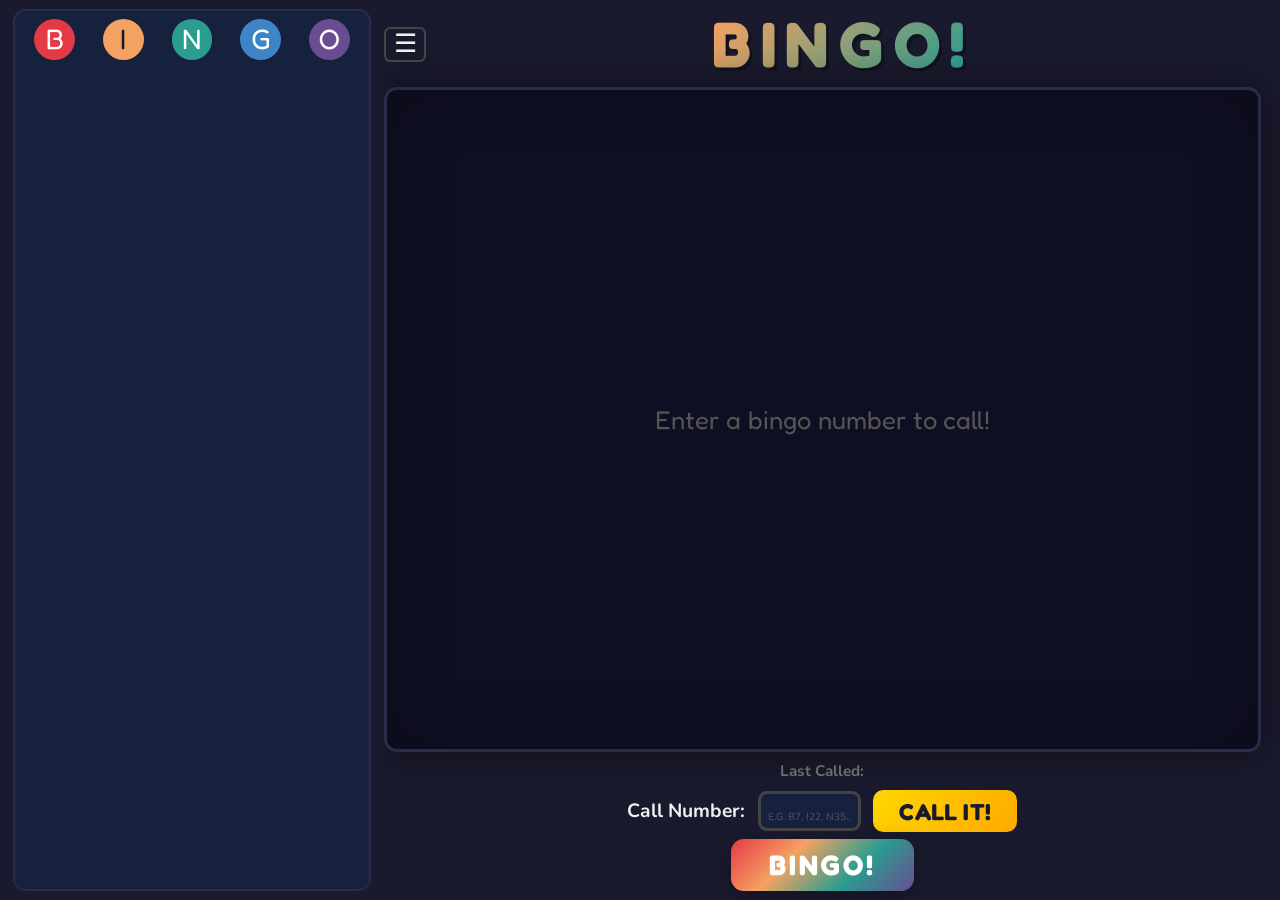
<file: bingo-caller/index.html>
<!DOCTYPE html>
<html lang="en">
<head>
    <meta charset="UTF-8">
    <meta name="viewport" content="width=device-width, initial-scale=1.0">
    <title>BINGO Caller</title>
    <link rel="stylesheet" href="styles.css">
    <link rel="preconnect" href="https://fonts.googleapis.com">
    <link href="https://fonts.googleapis.com/css2?family=Fredoka+One&family=Nunito:wght@400;700;900&display=swap" rel="stylesheet">
</head>
<body>
    <div id="app">
        <!-- LEFT PANEL: Called Numbers Board -->
        <div class="left-panel">
            <div id="called-board">
                <div class="bingo-column">
                    <div class="column-header col-b">B</div>
                    <div class="column-numbers" id="col-B"></div>
                </div>
                <div class="bingo-column">
                    <div class="column-header col-i">I</div>
                    <div class="column-numbers" id="col-I"></div>
                </div>
                <div class="bingo-column">
                    <div class="column-header col-n">N</div>
                    <div class="column-numbers" id="col-N"></div>
                </div>
                <div class="bingo-column">
                    <div class="column-header col-g">G</div>
                    <div class="column-numbers" id="col-G"></div>
                </div>
                <div class="bingo-column">
                    <div class="column-header col-o">O</div>
                    <div class="column-numbers" id="col-O"></div>
                </div>
            </div>
        </div>

        <!-- RIGHT PANEL -->
        <div class="right-panel">
            <!-- Top bar: hamburger + title -->
            <div class="top-bar">
                <div class="hamburger-wrap">
                    <button id="hamburger-btn" class="hamburger-btn" aria-label="Menu">&#9776;</button>
                    <div id="hamburger-menu" class="hamburger-menu hidden">
                        <button id="menu-music" class="menu-item">&#9835; Music Off</button>
                        <button id="menu-new-game" class="menu-item">New Game</button>
                        <a href="../word_games.html" class="menu-item">Return to Menu</a>
                    </div>
                </div>
                <h1 class="title">BINGO!</h1>
            </div>

            <!-- Main Stage: Video + Number Reveal -->
            <div id="stage">
                <div id="video-container" class="hidden">
                    <video id="ball-video" muted playsinline></video>
                </div>
                <div id="number-reveal" class="hidden">
                    <div class="reveal-ball" id="reveal-ball">
                        <div id="reveal-letter"></div>
                        <div id="reveal-number"></div>
                    </div>
                </div>
                <div id="stage-prompt">
                    <p>Enter a bingo number to call!</p>
                </div>
            </div>

            <!-- Recent calls strip -->
            <div id="recent-strip">
                <h3>Last Called:</h3>
                <div id="recent-calls"></div>
            </div>

            <!-- Input Area -->
            <div id="input-area">
                <div class="input-group">
                    <label for="ball-input">Call Number:</label>
                    <input type="text" id="ball-input" placeholder="e.g. B7, I22, N35..." maxlength="4" autocomplete="off">
                    <button id="call-btn" class="btn btn-call">CALL IT!</button>
                </div>
                <div id="input-error" class="hidden"></div>
            </div>

            <!-- BINGO winner button -->
            <button id="bingo-winner-btn" class="btn btn-bingo-winner">BINGO!</button>
        </div>
    </div>

    <!-- BINGO Celebration Overlay -->
    <div id="celebration-overlay" class="hidden">
        <div class="confetti-container" id="confetti-container"></div>
        <div class="celebration-content">
            <h1 class="celebration-title">BINGO!</h1>
            <div class="celebration-buttons">
                <button id="celeb-new-game" class="btn btn-celeb">New Game</button>
                <a href="../word_games.html" class="btn btn-celeb btn-celeb-menu">Return to Menu</a>
            </div>
        </div>
    </div>

    <!-- Background music audio element -->
    <audio id="bg-music" loop>
        <!-- <source src="music/bingo-tunes.mp3" type="audio/mpeg"> -->
    </audio>

    <script src="app.js"></script>
</body>
</html>
</file>
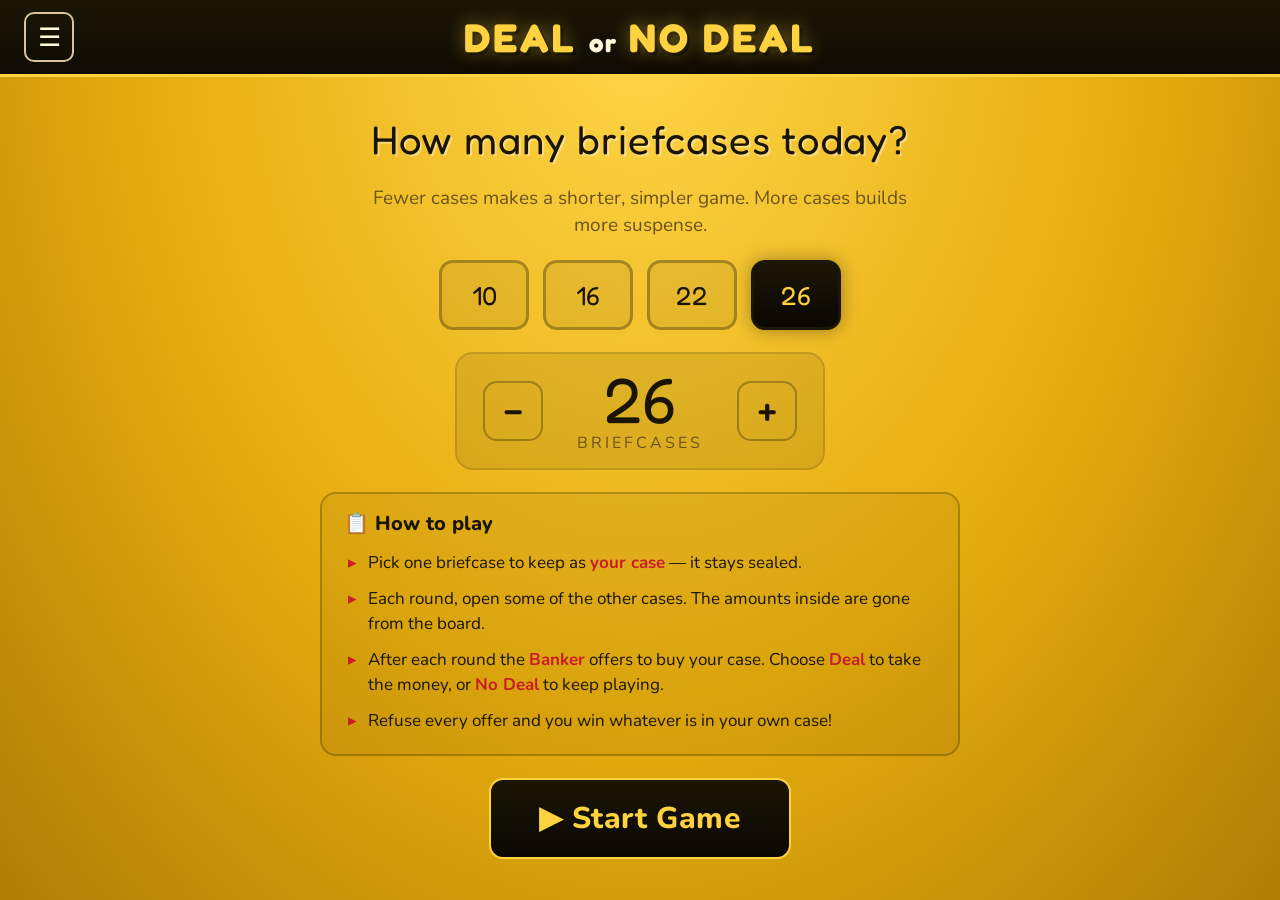
<file: deal-or-no-deal/index.html>
<!DOCTYPE html>
<html lang="en">
<head>
  <meta charset="UTF-8">
  <meta name="viewport" content="width=device-width, initial-scale=1.0">
  <title>Deal or No Deal!</title>
  <link rel="stylesheet" href="styles.css?v=7">
  <link rel="preconnect" href="https://fonts.googleapis.com">
  <link href="https://fonts.googleapis.com/css2?family=Fredoka+One&family=Nunito:wght@400;700;900&display=swap" rel="stylesheet">
</head>
<body>
  <div id="app">

    <!-- ========== TOP BAR ========== -->
    <div class="top-bar">
      <div class="hamburger-wrap">
        <button id="hamburger-btn" class="hamburger-btn" aria-label="Menu">&#9776;</button>
        <div id="hamburger-menu" class="hamburger-menu hidden">
          <button id="menu-home" class="menu-item">New Game</button>
          <a href="../word_games.html" class="menu-item">Return to Games</a>
        </div>
      </div>
      <h1 class="title">DEAL <span class="title-or">or</span> NO DEAL</h1>
      <div class="top-bar-right">
        <span id="round-label" class="round-label hidden"></span>
      </div>
    </div>

    <!-- ========== SETUP SCREEN ========== -->
    <section class="screen active" id="screen-setup">
      <div class="setup-wrap">
        <p class="tagline">How many briefcases today?</p>
        <p class="setup-help">Fewer cases makes a shorter, simpler game. More cases builds more suspense.</p>

        <div class="preset-row" id="preset-row">
          <button class="preset-btn" data-count="10">10</button>
          <button class="preset-btn" data-count="16">16</button>
          <button class="preset-btn" data-count="22">22</button>
          <button class="preset-btn active" data-count="26">26</button>
        </div>

        <div class="count-row">
          <button class="btn btn-outline count-btn" id="count-minus" aria-label="Fewer cases">&minus;</button>
          <div class="count-display">
            <span class="count-value" id="count-value">26</span>
            <span class="count-word">briefcases</span>
          </div>
          <button class="btn btn-outline count-btn" id="count-plus" aria-label="More cases">+</button>
        </div>

        <div class="setup-rules">
          <div class="setup-rules-header">📋 How to play</div>
          <ul class="setup-rules-list">
            <li>Pick one briefcase to keep as <strong>your case</strong> — it stays sealed.</li>
            <li>Each round, open some of the other cases. The amounts inside are gone from the board.</li>
            <li>After each round the <strong>Banker</strong> offers to buy your case. Choose <strong>Deal</strong> to take the money, or <strong>No Deal</strong> to keep playing.</li>
            <li>Refuse every offer and you win whatever is in your own case!</li>
          </ul>
        </div>

        <button class="btn btn-gold btn-big" id="start-game">▶ Start Game</button>
      </div>
    </section>

    <!-- ========== GAME SCREEN ========== -->
    <section class="screen" id="screen-game">
      <div class="game-wrap">

        <!-- Left money board (low values) -->
        <div class="board board-left" id="board-left"></div>

        <!-- Center: cases + banker -->
        <div class="center-col">
          <div class="instruction" id="instruction">Pick the case you want to keep.</div>

          <div class="open-counter hidden" id="open-counter">
            <div class="oc-label">Open this round</div>
            <div class="oc-value" id="oc-value">0</div>
          </div>

          <div class="case-grid" id="case-grid"></div>
        </div>

        <!-- Right money board (high values) -->
        <div class="board board-right" id="board-right"></div>
      </div>

      <!-- Your case, set down at the podium (fixed bottom-centre) -->
      <div class="your-case-podium hidden" id="your-case-podium">
        <div class="podium-label">Your Case</div>
        <div class="podium-case" id="podium-case">
          <span class="podium-num" id="held-num">—</span>
        </div>
      </div>
    </section>
  </div>

  <!-- ========== BANKER OFFER OVERLAY ========== -->
  <div id="banker-overlay" class="modal-overlay hidden">
    <div class="banker-box">
      <div class="banker-phone">☎</div>
      <div class="banker-title">The Banker offers</div>
      <div class="banker-amount" id="banker-amount">$0</div>
      <div class="banker-sub" id="banker-sub"></div>
      <div class="banker-question">Deal or No Deal?</div>
      <div class="banker-buttons">
        <button class="btn-deal" id="btn-deal">✓ DEAL</button>
        <button class="btn-nodeal" id="btn-nodeal">✗ NO DEAL</button>
      </div>
    </div>
  </div>

  <!-- ========== FINAL SWAP OVERLAY ========== -->
  <div id="swap-overlay" class="modal-overlay hidden">
    <div class="banker-box">
      <div class="banker-title">Two cases left!</div>
      <div class="swap-sub">Keep your case (#<span id="swap-held-num">?</span>) or swap it for the last one (#<span id="swap-other-num">?</span>)?</div>
      <div class="banker-buttons">
        <button class="btn-deal" id="btn-keep">Keep Mine</button>
        <button class="btn-nodeal" id="btn-swap">Swap!</button>
      </div>
    </div>
  </div>

  <!-- ========== CELEBRATION OVERLAY ========== -->
  <div id="celebration-overlay" class="hidden">
    <div class="confetti-container" id="confetti-container"></div>
    <div class="celebration-content">
      <h1 class="celebration-title" id="celeb-title">Congratulations!</h1>
      <div class="celebration-prize">
        <div class="prize-label" id="celeb-label">You won</div>
        <div class="prize-amount" id="celeb-amount">$0</div>
        <div class="prize-subtitle" id="celeb-subtitle"></div>
      </div>
      <div class="celebration-buttons">
        <button id="celeb-play-again" class="btn-celeb">▶ Play Again</button>
        <button id="celeb-menu" class="btn-celeb btn-celeb-menu">← New Game</button>
      </div>
    </div>
  </div>

  <script src="app.js?v=4"></script>
</body>
</html>
</file>
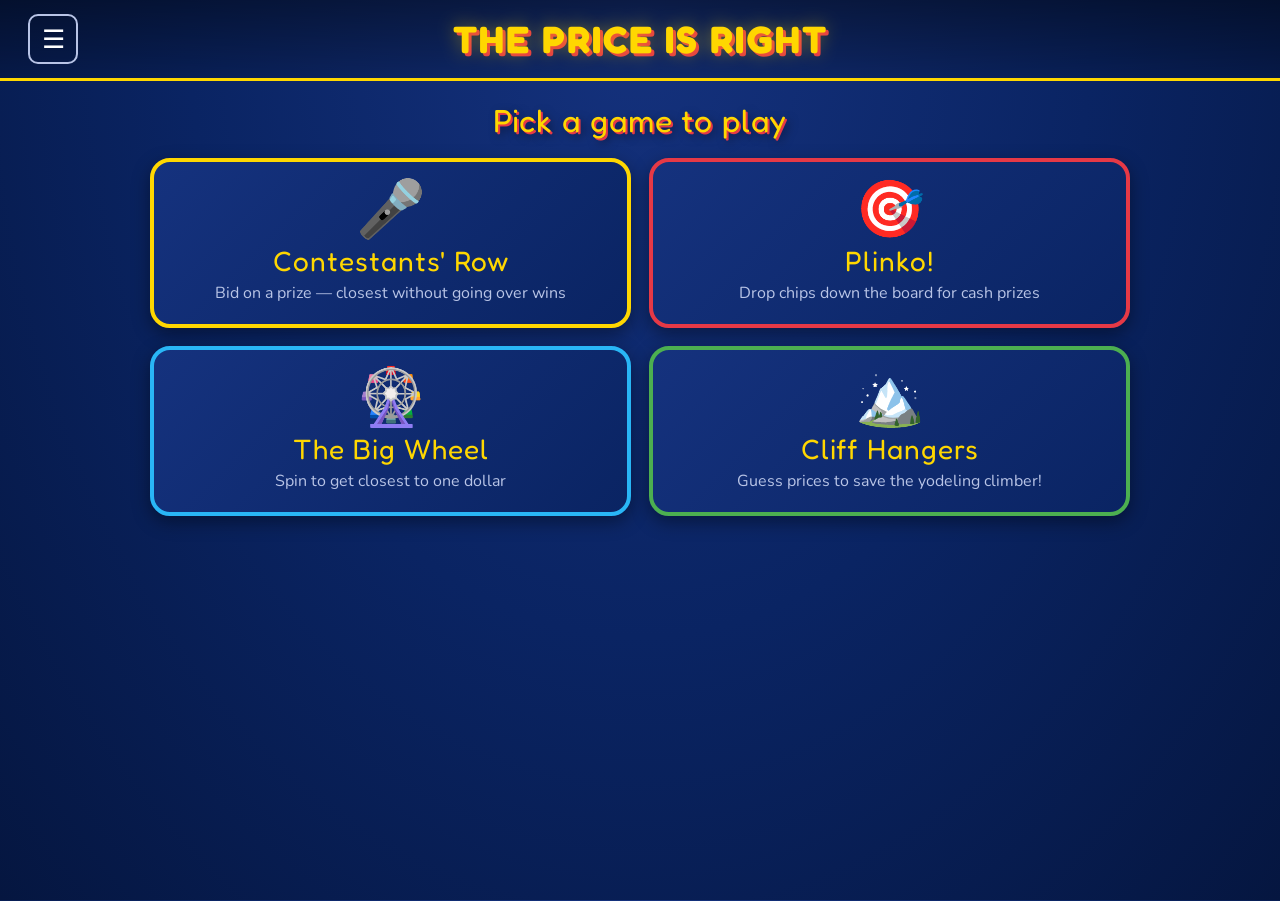
<file: price-is-right/index.html>
<!DOCTYPE html>
<html lang="en">
<head>
  <meta charset="UTF-8">
  <meta name="viewport" content="width=device-width, initial-scale=1.0">
  <title>The Price Is Right!</title>
  <link rel="stylesheet" href="styles.css?v=23">
  <link rel="preconnect" href="https://fonts.googleapis.com">
  <link href="https://fonts.googleapis.com/css2?family=Fredoka+One&family=Nunito:wght@400;700;900&display=swap" rel="stylesheet">
</head>
<body>
  <div id="app">

    <!-- ========== TOP BAR ========== -->
    <div class="top-bar">
      <div class="hamburger-wrap">
        <button id="hamburger-btn" class="hamburger-btn" aria-label="Menu">&#9776;</button>
        <div id="hamburger-menu" class="hamburger-menu hidden">
          <button id="menu-home" class="menu-item">Main Menu</button>
          <button id="menu-custom" class="menu-item">Add Your Own Items</button>
          <a href="../word_games.html" class="menu-item">Return to Games</a>
        </div>
      </div>
      <h1 class="title" id="show-title">THE PRICE IS RIGHT</h1>
      <div class="top-bar-right">
        <span id="round-label" class="round-label hidden"></span>
      </div>
    </div>

    <!-- ========== HOME SCREEN ========== -->
    <section class="screen active" id="screen-home">
      <p class="tagline">Pick a game to play</p>
      <div class="game-grid">
        <button class="game-card card-contestants" data-game="contestants">
          <div class="card-icon">🎤</div>
          <div class="card-name">Contestants' Row</div>
          <div class="card-desc">Bid on a prize — closest without going over wins</div>
        </button>
        <button class="game-card card-plinko" data-game="plinko">
          <div class="card-icon">🎯</div>
          <div class="card-name">Plinko!</div>
          <div class="card-desc">Drop chips down the board for cash prizes</div>
        </button>
        <button class="game-card card-wheel" data-game="wheel">
          <div class="card-icon">🎡</div>
          <div class="card-name">The Big Wheel</div>
          <div class="card-desc">Spin to get closest to one dollar</div>
        </button>
        <button class="game-card card-cliff" data-game="cliff">
          <div class="card-icon">🏔️</div>
          <div class="card-name">Cliff Hangers</div>
          <div class="card-desc">Guess prices to save the yodeling climber!</div>
        </button>
      </div>
    </section>

    <!-- ========== CONTESTANTS' ROW ========== -->
    <section class="screen" id="screen-contestants">
      <div class="stage-row">
        <div class="item-display" id="cr-item-display">
          <div class="item-photo" id="cr-item-photo"><span class="item-emoji">🎁</span></div>
          <div class="item-info">
            <h2 class="item-name" id="cr-item-name">Click "New Item" to begin</h2>
            <p class="item-desc" id="cr-item-desc"></p>
            <p class="item-theme" id="cr-item-theme"></p>
          </div>
        </div>
      </div>

      <div class="bidders-row" id="cr-bidders">
        <!-- 4 bidder slots injected by JS -->
      </div>

      <div class="reveal-area hidden" id="cr-reveal">
        <p class="reveal-label">Actual Retail Price:</p>
        <p class="reveal-price" id="cr-actual-price">$0</p>
        <p class="reveal-winner" id="cr-winner"></p>
      </div>

      <div class="controls-row">
        <button class="btn btn-primary" id="cr-new-item">🎲 New Item</button>
        <button class="btn btn-warm" id="cr-reveal-btn" disabled>💰 Reveal Price</button>
        <button class="btn btn-blue" id="cr-manage-players">👥 Manage Players</button>
        <button class="btn btn-outline" id="cr-back">← Back</button>
      </div>
    </section>

    <!-- ========== PLINKO ========== -->
    <section class="screen" id="screen-plinko">
      <div class="plinko-wrap">
        <div class="plinko-side">
          <div class="plinko-stats">
            <div class="stat-block">
              <div class="stat-label">Chip</div>
              <div class="stat-value" id="pk-chip-num">1 of 5</div>
            </div>
            <div class="stat-block stat-total">
              <div class="stat-label">Total Won</div>
              <div class="stat-value" id="pk-total">$0</div>
            </div>
            <div class="stat-block">
              <div class="stat-label">Last Drop</div>
              <div class="stat-value" id="pk-last">—</div>
            </div>
          </div>
          <div class="plinko-instructions">
            <p><strong>How to play:</strong></p>
            <p>Click any column at the top of the board to drop a chip. Watch it bounce!</p>
            <p>You have 5 chips. The slot it lands in is your prize.</p>
          </div>
          <div class="controls-row controls-stack">
            <button class="btn btn-primary" id="pk-new-game">🔄 New Game (5 chips)</button>
            <button class="btn btn-outline" id="pk-back">← Back</button>
          </div>
        </div>
        <div class="plinko-board-wrap">
          <canvas id="pk-canvas" width="540" height="720"></canvas>
        </div>
      </div>
    </section>

    <!-- ========== BIG WHEEL ========== -->
    <section class="screen" id="screen-wheel">
      <div class="wheel-wrap">
        <!-- Left column: info box + action buttons -->
        <div class="wheel-actions">
          <div class="wheel-result" id="bw-result">
            <p class="result-label" id="bw-result-label">Ready to play!</p>
          </div>
          <div class="controls-row controls-stack">
            <button class="btn btn-primary" id="bw-spin">🎡 SPIN!</button>
            <button class="btn btn-warm hidden" id="bw-second-spin">Second Spin</button>
            <button class="btn btn-primary hidden" id="bw-next-player">Next Player</button>
            <button class="btn btn-primary hidden" id="bw-new-round">New Round</button>
            <button class="btn btn-blue" id="bw-manage-players">👥 Manage Players</button>
            <button class="btn btn-outline" id="bw-back">← Back</button>
          </div>
        </div>

        <!-- Middle column: player list -->
        <div class="wheel-players">
          <div class="wheel-spinners" id="bw-spinners">
            <!-- player cards injected by JS -->
          </div>
        </div>

        <!-- Right column: the wheel -->
        <div class="wheel-board-wrap">
          <div class="wheel-pointer">▼</div>
          <svg id="bw-svg" viewBox="-260 -260 520 520">
            <g id="bw-wheel-group"></g>
            <circle cx="0" cy="0" r="32" fill="#ffd700" stroke="#0a0a1f" stroke-width="3"/>
            <circle cx="0" cy="0" r="8" fill="#0a0a1f"/>
          </svg>
        </div>
      </div>
    </section>

    <!-- ========== CLIFF HANGERS ========== -->
    <section class="screen" id="screen-cliff">
      <div class="cliff-wrap">
        <div class="cliff-side">
          <div class="item-display item-display-small" id="ch-item-display">
            <div class="item-photo"><span class="item-emoji" id="ch-emoji">🎁</span></div>
            <div class="item-info">
              <h3 class="item-name" id="ch-item-name">Press "Start Round"</h3>
              <p class="item-desc" id="ch-item-desc"></p>
            </div>
          </div>
          <div class="ch-guess-area">
            <label for="ch-guess-input" class="guess-label">Resident's Guess:</label>
            <div class="guess-input-row">
              <span class="dollar-sign">$</span>
              <input type="number" id="ch-guess-input" placeholder="0.00" step="0.01" min="0">
              <button class="btn btn-primary" id="ch-submit-guess">Submit</button>
            </div>
            <p class="ch-feedback" id="ch-feedback"></p>
          </div>
          <div class="ch-progress" id="ch-progress">
            <span class="ch-item-dot" data-i="0">1</span>
            <span class="ch-item-dot" data-i="1">2</span>
            <span class="ch-item-dot" data-i="2">3</span>
          </div>
          <div class="controls-row controls-stack">
            <button class="btn btn-primary" id="ch-start">▶ Start Round</button>
            <button class="btn btn-outline" id="ch-back">← Back</button>
          </div>
        </div>
        <div class="cliff-mountain-wrap">
          <svg id="ch-svg" viewBox="0 0 320 600"></svg>
        </div>
      </div>
    </section>

    <!-- ========== CUSTOM ITEMS EDITOR ========== -->
    <section class="screen" id="screen-custom">
      <div class="custom-wrap">
        <h2>Add Your Own Items</h2>
        <p class="custom-help">
          Add items relevant to your residents (favorite local store prices, vintage memories, etc.).
          Items are saved on this device and appear in all four games.
        </p>
        <div class="custom-form">
          <label>Item Name<input type="text" id="cust-name" placeholder="e.g., Coffee at the diner"></label>
          <label>Description<input type="text" id="cust-desc" placeholder="e.g., One cup, with cream"></label>
          <label>Price ($)<input type="number" id="cust-price" step="0.01" min="0" placeholder="2.50"></label>
          <label>Emoji<input type="text" id="cust-emoji" placeholder="☕" maxlength="4"></label>
          <label>Theme
            <select id="cust-theme">
              <option value="grocery">Grocery / Everyday</option>
              <option value="classic">Classic Prize</option>
              <option value="nostalgic">Nostalgic</option>
            </select>
          </label>
          <button class="btn btn-primary" id="cust-add">+ Add Item</button>
        </div>
        <h3>Your Custom Items</h3>
        <div class="custom-list" id="custom-list"></div>
        <div class="controls-row">
          <button class="btn btn-outline" id="cust-back">← Back</button>
        </div>
      </div>
    </section>

  </div>

  <!-- ========== CELEBRATION OVERLAY ========== -->
  <div id="celebration-overlay" class="hidden">
    <div class="confetti-container" id="confetti-container"></div>
    <div class="celebration-content">
      <h1 class="celebration-title">Congratulations!</h1>
      <div class="celebration-prize">
        <div class="prize-label" id="celeb-label">You won</div>
        <div class="prize-amount" id="celeb-amount">$0</div>
        <div class="prize-subtitle" id="celeb-subtitle"></div>
      </div>
      <div class="celebration-buttons">
        <button id="celeb-play-again" class="btn-celeb">▶ Play Again</button>
        <button id="celeb-menu" class="btn-celeb btn-celeb-menu">← Main Menu</button>
      </div>
    </div>
  </div>

  <!-- ========== GAME SETUP MODAL (rules + optional players) ========== -->
  <div id="player-modal" class="modal-overlay hidden">
    <div class="modal-box">
      <h2 id="pm-title">Game</h2>

      <!-- Rules section -->
      <div class="pm-rules" id="pm-rules">
        <div class="pm-rules-header">📋 How to play</div>
        <ul class="pm-rules-list" id="pm-rules-list"></ul>
      </div>

      <!-- Player setup section (hidden for games without named players) -->
      <div id="pm-players-section">
        <div class="pm-section-header">👥 Who's playing?</div>
        <p class="modal-help">Type each player's name. You can change this any time — useful if someone joins or leaves.</p>

        <div class="pm-count-row">
          <span class="pm-count-label">Number of players:</span>
          <button class="btn btn-outline pm-count-btn" id="pm-minus" aria-label="Fewer players">−</button>
          <span class="pm-count-value" id="pm-count-value">4</span>
          <button class="btn btn-outline pm-count-btn" id="pm-plus" aria-label="More players">+</button>
        </div>

        <div class="pm-names" id="pm-names">
          <!-- name inputs injected by JS -->
        </div>
      </div>

      <div class="modal-actions">
        <button class="btn btn-outline" id="pm-cancel">Cancel</button>
        <button class="btn btn-primary" id="pm-save">✓ Start Game</button>
      </div>
    </div>
  </div>

  <script src="data.js?v=23"></script>
  <script src="app.js?v=23"></script>
</body>
</html>
</file>
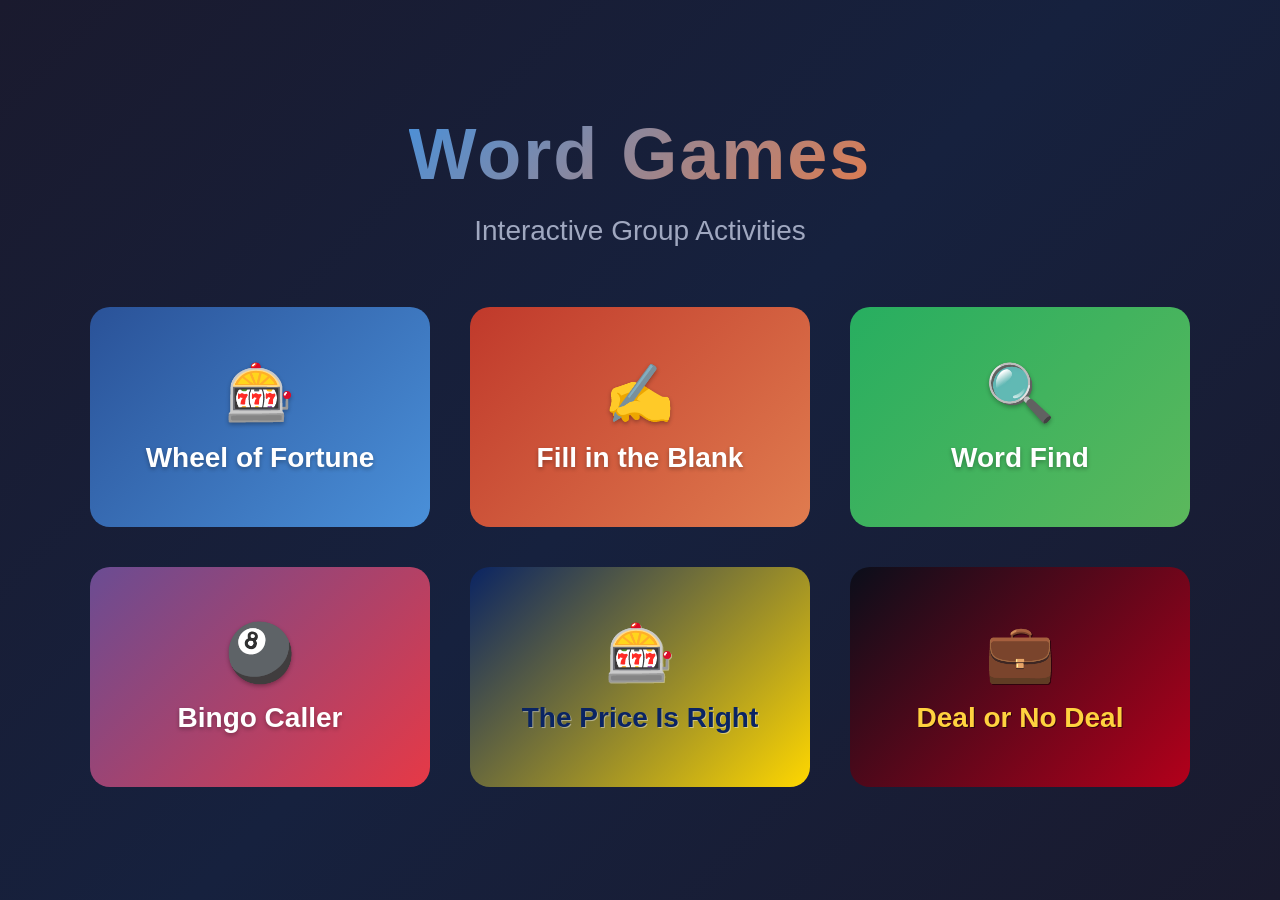
<file: word_games.html>
<!DOCTYPE html>
<html lang="en">
<head>
<meta charset="UTF-8">
<meta name="viewport" content="width=device-width, initial-scale=1.0">
<title>Word Games</title>
<style>
  *, *::before, *::after { box-sizing: border-box; margin: 0; padding: 0; }

  :root {
    --bg: #1a1a2e;
    --card: #16213e;
    --accent-blue: #4a90d9;
    --accent-warm: #e07c4f;
    --accent-green: #5cb85c;
    --text: #f0f0f0;
    --text-dim: #a0a8c0;
    --tile-bg: #2a3a5c;
    --tile-revealed: #4a90d9;
    --blank-color: #e07c4f;
  }

  body {
    font-family: 'Segoe UI', Tahoma, Geneva, Verdana, sans-serif;
    background: var(--bg);
    color: var(--text);
    min-height: 100vh;
    overflow-x: hidden;
  }

  /* ===== SCREENS ===== */
  .screen { display: none; min-height: 100vh; flex-direction: column; }
  .screen.active { display: flex; }

  /* ===== HOME SCREEN ===== */
  #home {
    align-items: center;
    justify-content: center;
    gap: 40px;
    background: linear-gradient(135deg, #1a1a2e 0%, #16213e 50%, #1a1a2e 100%);
    text-align: center;
    padding: 40px;
  }

  #home h1 {
    font-size: 72px;
    font-weight: 700;
    letter-spacing: 2px;
    background: linear-gradient(135deg, var(--accent-blue), var(--accent-warm));
    -webkit-background-clip: text;
    -webkit-text-fill-color: transparent;
    background-clip: text;
  }

  #home p.subtitle {
    font-size: 28px;
    color: var(--text-dim);
    margin-top: -20px;
  }

  .game-buttons {
    display: flex;
    gap: 40px;
    flex-wrap: wrap;
    justify-content: center;
    margin-top: 20px;
  }

  .game-btn {
    width: 340px;
    height: 220px;
    border: none;
    border-radius: 20px;
    cursor: pointer;
    font-size: 32px;
    font-weight: 700;
    color: white;
    display: flex;
    flex-direction: column;
    align-items: center;
    justify-content: center;
    gap: 16px;
    transition: transform 0.2s, box-shadow 0.2s;
    text-shadow: 0 2px 4px rgba(0,0,0,0.3);
  }

  .game-btn:hover {
    transform: translateY(-4px);
    box-shadow: 0 12px 40px rgba(0,0,0,0.4);
  }

  .game-btn.wof {
    background: linear-gradient(135deg, #2a5298, #4a90d9);
  }

  .game-btn.fitb {
    background: linear-gradient(135deg, #c0392b, #e07c4f);
  }

  .game-btn .icon { font-size: 56px; }
  .game-btn .label { font-size: 28px; }

  /* ===== SHARED GAME LAYOUT ===== */
  .game-header {
    display: flex;
    align-items: center;
    justify-content: space-between;
    padding: 20px 40px;
    background: rgba(0,0,0,0.3);
  }

  .game-header h2 { font-size: 36px; }

  .header-controls { display: flex; gap: 16px; align-items: center; }

  .score-display {
    font-size: 28px;
    font-weight: 600;
    padding: 8px 24px;
    border-radius: 12px;
    background: rgba(255,255,255,0.1);
  }

  .btn {
    padding: 14px 32px;
    border: none;
    border-radius: 12px;
    font-size: 22px;
    font-weight: 600;
    cursor: pointer;
    transition: transform 0.15s, opacity 0.15s;
    color: white;
  }

  .btn:hover { transform: translateY(-2px); opacity: 0.9; }
  .btn:active { transform: translateY(0); }

  .btn-back { background: #555; }
  .btn-blue { background: var(--accent-blue); }
  .btn-warm { background: var(--accent-warm); }
  .btn-green { background: var(--accent-green); }
  .btn-outline {
    background: transparent;
    border: 2px solid var(--text-dim);
    color: var(--text-dim);
  }

  .game-body {
    flex: 1;
    display: flex;
    flex-direction: column;
    align-items: center;
    justify-content: center;
    padding: 40px;
    gap: 36px;
  }

  .game-footer {
    display: flex;
    justify-content: center;
    gap: 20px;
    padding: 30px 40px;
    flex-wrap: wrap;
  }

  .category-label {
    font-size: 30px;
    font-weight: 600;
    color: var(--text-dim);
    letter-spacing: 3px;
    text-transform: uppercase;
  }

  .progress-text {
    font-size: 22px;
    color: var(--text-dim);
  }

  /* ===== SOUND TOGGLE ===== */
  .sound-btn {
    background: transparent;
    border: 2px solid var(--text-dim);
    color: var(--text-dim);
    width: 48px;
    height: 48px;
    border-radius: 12px;
    font-size: 24px;
    cursor: pointer;
    display: flex;
    align-items: center;
    justify-content: center;
    transition: all 0.2s;
  }
  .sound-btn:hover { border-color: var(--text); color: var(--text); }
  .sound-btn.muted { opacity: 0.5; }

  /* ===== CATEGORY PICKER ===== */
  .picker-screen {
    align-items: center;
    justify-content: center;
    gap: 30px;
    padding: 40px;
    text-align: center;
  }

  .picker-screen h2 {
    font-size: 48px;
    font-weight: 700;
    background: linear-gradient(135deg, var(--accent-blue), var(--accent-warm));
    -webkit-background-clip: text;
    -webkit-text-fill-color: transparent;
    background-clip: text;
  }

  .picker-subtitle {
    font-size: 24px;
    color: var(--text-dim);
  }

  .pack-grid {
    display: flex;
    flex-wrap: wrap;
    gap: 16px;
    justify-content: center;
    max-width: 900px;
  }

  .pack-card {
    padding: 18px 28px;
    border-radius: 14px;
    font-size: 22px;
    font-weight: 600;
    cursor: pointer;
    border: 3px solid rgba(255,255,255,0.15);
    background: rgba(255,255,255,0.06);
    color: var(--text-dim);
    transition: all 0.2s;
    user-select: none;
  }

  .pack-card:hover { border-color: rgba(255,255,255,0.3); }

  .pack-card.selected {
    border-color: var(--accent-green);
    background: rgba(92,184,92,0.15);
    color: var(--text);
  }

  .pack-card .pack-count {
    font-size: 16px;
    font-weight: 400;
    opacity: 0.7;
  }

  .picker-buttons { display: flex; gap: 16px; margin-top: 10px; }

  /* ===== WHEEL OF FORTUNE ===== */
  #wof-screen { background: linear-gradient(180deg, #1a2744 0%, #1a1a2e 100%); }

  .wof-board {
    display: flex;
    flex-wrap: wrap;
    justify-content: center;
    gap: 8px 48px;
    max-width: 1100px;
    padding: 10px;
  }

  .wof-word {
    display: flex;
    gap: 8px;
  }

  .wof-tile {
    width: 84px;
    height: 100px;
    display: flex;
    align-items: center;
    justify-content: center;
    font-size: 54px;
    font-weight: 700;
    border-radius: 10px;
    transition: all 0.3s;
    text-transform: uppercase;
  }

  .wof-tile.letter {
    background: var(--tile-bg);
    cursor: pointer;
    border: 2px solid rgba(255,255,255,0.1);
  }

  .wof-tile.letter:hover { border-color: var(--accent-blue); }

  .wof-tile.letter.revealed {
    background: var(--tile-revealed);
    color: white;
    border-color: transparent;
    animation: tileReveal 0.5s ease;
    box-shadow: 0 0 16px rgba(74,144,217,0.5);
  }

  .letter-board {
    display: grid;
    grid-template-columns: repeat(13, 1fr);
    gap: 10px;
    justify-content: center;
    max-width: 1100px;
  }

  .letter-board-cell {
    display: inline-flex;
    align-items: center;
    justify-content: center;
    width: 68px;
    height: 68px;
    border-radius: 10px;
    font-size: 34px;
    font-weight: 700;
    background: rgba(255,255,255,0.08);
    color: var(--text);
    border: 2px solid rgba(255,255,255,0.12);
    transition: all 0.3s;
    cursor: pointer;
    user-select: none;
  }

  .letter-board-cell:hover:not(.hit):not(.miss) {
    border-color: var(--accent-blue);
    transform: translateY(-1px);
  }

  .letter-board-cell.guessable {
    background: #f1c40f;
    color: #1a1a2e;
    border-color: #d4a90c;
    box-shadow: 0 0 14px rgba(241,196,15,0.45);
  }

  .letter-board-cell.hit {
    background: var(--accent-green);
    color: white;
    border-color: var(--accent-green);
    animation: hitPulse 0.4s ease;
  }

  .letter-board-cell.miss {
    background: rgba(255,255,255,0.03);
    color: rgba(255,255,255,0.15);
    border-color: rgba(255,255,255,0.05);
    text-decoration: line-through;
  }

  @keyframes tileReveal {
    0% { transform: rotateX(90deg) scale(0.8); opacity: 0.5; }
    50% { transform: rotateX(-10deg) scale(1.05); }
    100% { transform: rotateX(0deg) scale(1); opacity: 1; }
  }

  @keyframes hitPulse {
    0% { transform: scale(0.5); opacity: 0; }
    50% { transform: scale(1.3); }
    100% { transform: scale(1); opacity: 1; }
  }

  @keyframes missPulse {
    0% { transform: scale(0.8); opacity: 0; }
    100% { transform: scale(1); opacity: 1; }
  }

  .wof-line {
    display: flex;
    gap: 8px;
    justify-content: center;
    width: 100%;
  }

  /* ===== FILL IN THE BLANK ===== */
  #fitb-screen { background: linear-gradient(180deg, #2c1810 0%, #1a1a2e 100%); }

  .fitb-phrase {
    font-size: 48px;
    font-weight: 600;
    text-align: center;
    line-height: 1.5;
    max-width: 1000px;
  }

  .fitb-blank {
    display: inline-block;
    min-width: 180px;
    border-bottom: 4px solid var(--blank-color);
    margin: 0 8px;
    text-align: center;
    color: var(--blank-color);
    transition: all 0.4s;
  }

  .fitb-blank.revealed {
    border-bottom-color: var(--accent-green);
    color: var(--accent-green);
    animation: blankReveal 0.6s ease;
  }

  @keyframes blankReveal {
    0% { opacity: 0; transform: translateY(10px) scale(0.9); }
    60% { transform: translateY(-5px) scale(1.05); }
    100% { opacity: 1; transform: translateY(0) scale(1); }
  }

  .fitb-source {
    font-size: 22px;
    color: var(--text-dim);
    font-style: italic;
  }

  /* ===== MULTIPLE CHOICE ===== */
  .mc-choices {
    display: flex;
    gap: 20px;
    flex-wrap: wrap;
    justify-content: center;
    margin-top: 10px;
  }

  .mc-btn {
    min-width: 240px;
    padding: 20px 36px;
    border: 3px solid rgba(255,255,255,0.2);
    border-radius: 16px;
    background: rgba(255,255,255,0.08);
    color: var(--text);
    font-size: 28px;
    font-weight: 600;
    cursor: pointer;
    transition: all 0.2s;
    text-align: center;
  }

  .mc-btn:hover:not(.disabled) {
    border-color: var(--accent-blue);
    background: rgba(74,144,217,0.15);
    transform: translateY(-2px);
  }

  .mc-btn .mc-label {
    font-size: 18px;
    font-weight: 700;
    color: var(--text-dim);
    margin-right: 10px;
  }

  .mc-btn.correct {
    border-color: var(--accent-green);
    background: rgba(92,184,92,0.25);
    color: #5cb85c;
    animation: mcCorrect 0.4s ease;
  }

  .mc-btn.wrong {
    border-color: #d9534f;
    background: rgba(217,83,79,0.2);
    color: #d9534f;
    opacity: 0.7;
  }

  .mc-btn.disabled {
    cursor: default;
    opacity: 0.5;
  }

  .mc-btn.disabled.correct { opacity: 1; }

  @keyframes mcCorrect {
    0% { transform: scale(1); }
    50% { transform: scale(1.05); }
    100% { transform: scale(1); }
  }

  /* ===== CUSTOM INPUT MODAL ===== */
  .modal-overlay {
    display: none;
    position: fixed;
    top: 0; left: 0; right: 0; bottom: 0;
    background: rgba(0,0,0,0.7);
    z-index: 100;
    align-items: center;
    justify-content: center;
  }

  .modal-overlay.active { display: flex; }

  .modal {
    background: var(--card);
    border-radius: 20px;
    padding: 40px;
    width: 600px;
    max-width: 90vw;
    max-height: 80vh;
    overflow-y: auto;
  }

  .modal h3 {
    font-size: 30px;
    margin-bottom: 24px;
  }

  .modal label {
    display: block;
    font-size: 20px;
    margin-bottom: 8px;
    color: var(--text-dim);
  }

  .modal input, .modal textarea {
    width: 100%;
    padding: 14px 18px;
    font-size: 20px;
    border-radius: 10px;
    border: 2px solid rgba(255,255,255,0.15);
    background: rgba(255,255,255,0.08);
    color: var(--text);
    margin-bottom: 20px;
    font-family: inherit;
  }

  .modal input:focus, .modal textarea:focus {
    outline: none;
    border-color: var(--accent-blue);
  }

  .modal textarea { min-height: 100px; resize: vertical; }

  .modal-buttons { display: flex; gap: 16px; justify-content: flex-end; margin-top: 10px; }

  .modal .hint { font-size: 16px; color: var(--text-dim); margin-top: -12px; margin-bottom: 20px; }

  /* ===== SCORE TOGGLE ===== */
  .score-toggle {
    display: flex;
    align-items: center;
    gap: 10px;
    font-size: 18px;
    color: var(--text-dim);
    cursor: pointer;
  }

  .toggle-switch {
    width: 48px;
    height: 26px;
    background: #555;
    border-radius: 13px;
    position: relative;
    transition: background 0.3s;
  }

  .toggle-switch.on { background: var(--accent-green); }

  .toggle-switch::after {
    content: '';
    position: absolute;
    top: 3px;
    left: 3px;
    width: 20px;
    height: 20px;
    background: white;
    border-radius: 50%;
    transition: left 0.3s;
  }

  .toggle-switch.on::after { left: 25px; }

  /* ===== END SCREEN ===== */
  .end-message {
    font-size: 56px;
    font-weight: 700;
    text-align: center;
    animation: endBounce 0.6s ease;
  }

  .end-score {
    font-size: 32px;
    color: var(--text-dim);
    text-align: center;
  }

  .end-grade {
    font-size: 120px;
    font-weight: 800;
    text-align: center;
    margin: 10px 0;
    animation: gradeReveal 0.8s ease;
  }

  @keyframes endBounce {
    0% { transform: scale(0.3); opacity: 0; }
    50% { transform: scale(1.1); }
    100% { transform: scale(1); opacity: 1; }
  }

  @keyframes gradeReveal {
    0% { transform: scale(0) rotate(-20deg); opacity: 0; }
    60% { transform: scale(1.2) rotate(5deg); }
    100% { transform: scale(1) rotate(0deg); opacity: 1; }
  }

  .grade-aplus { color: #ffd700; }
  .grade-a { color: #5cb85c; }
  .grade-b { color: #4a90d9; }
  .grade-c { color: #e07c4f; }
  .grade-d { color: #d9534f; }
  .grade-f { color: #c0392b; }

  /* ===== CONFETTI ===== */
  .confetti-container {
    position: fixed;
    top: 0; left: 0; right: 0; bottom: 0;
    pointer-events: none;
    z-index: 200;
    overflow: hidden;
  }

  .confetti-piece {
    position: absolute;
    top: -20px;
    width: 12px;
    height: 12px;
    animation: confettiFall linear forwards;
  }

  @keyframes confettiFall {
    0% { transform: translateY(0) rotate(0deg); opacity: 1; }
    80% { opacity: 1; }
    100% { transform: translateY(100vh) rotate(720deg); opacity: 0; }
  }

  /* ===== PUZZLE COMPLETE FLASH ===== */
  .puzzle-complete-msg {
    position: fixed;
    top: 50%;
    left: 50%;
    transform: translate(-50%, -50%) scale(0);
    font-size: 64px;
    font-weight: 800;
    color: #ffd700;
    text-shadow: 0 4px 20px rgba(255,215,0,0.5);
    z-index: 150;
    pointer-events: none;
    white-space: nowrap;
  }

  .puzzle-complete-msg.show {
    animation: puzzleCompleteAnim 1.5s ease forwards;
  }

  @keyframes puzzleCompleteAnim {
    0% { transform: translate(-50%, -50%) scale(0) rotate(-10deg); opacity: 0; }
    30% { transform: translate(-50%, -50%) scale(1.2) rotate(3deg); opacity: 1; }
    60% { transform: translate(-50%, -50%) scale(1) rotate(0deg); opacity: 1; }
    100% { transform: translate(-50%, -50%) scale(0.8); opacity: 0; }
  }

  /* ===== SPIN VALUE PANEL ===== */
  .spin-panel {
    display: flex;
    flex-direction: column;
    align-items: center;
    gap: 12px;
  }

  .spin-panel-label {
    font-size: 22px;
    color: var(--text-dim);
    font-weight: 600;
  }

  .spin-buttons {
    display: flex;
    gap: 8px;
    flex-wrap: nowrap;
    justify-content: center;
    max-width: 100%;
  }

  .spin-btn {
    padding: 10px 14px;
    border: 2px solid rgba(255,255,255,0.15);
    border-radius: 10px;
    background: rgba(255,255,255,0.06);
    color: var(--text);
    font-size: 22px;
    font-weight: 700;
    cursor: pointer;
    transition: all 0.2s;
    min-width: 64px;
    text-align: center;
    flex-shrink: 0;
  }

  .spin-btn:hover { border-color: var(--accent-blue); background: rgba(74,144,217,0.15); }

  .spin-btn.active {
    border-color: #f1c40f;
    background: rgba(241,196,15,0.2);
    color: #f1c40f;
    box-shadow: 0 0 12px rgba(241,196,15,0.3);
  }

  .spin-prompt {
    font-size: 28px;
    font-weight: 700;
    color: #f1c40f;
    text-align: center;
    animation: pulse 1.5s ease-in-out infinite;
  }

  @keyframes pulse {
    0%, 100% { opacity: 1; }
    50% { opacity: 0.5; }
  }

  .spin-prompt.hidden { display: none; }

  .spin-result {
    font-size: 24px;
    font-weight: 600;
    color: var(--accent-green);
    text-align: center;
    min-height: 32px;
  }

  /* ===== WORD FIND ===== */
  #ws-screen { background: linear-gradient(180deg, #1a2e1a 0%, #1a1a2e 100%); }

  .game-btn.ws {
    background: linear-gradient(135deg, #27ae60, #5cb85c);
  }

  .game-btn.bingo {
    background: linear-gradient(135deg, #6a4c93, #e63946);
  }

  .game-btn.dnd {
    background: linear-gradient(135deg, #0a0e1a, #b3001b);
    color: #ffd23f;
    text-shadow: 1px 1px 0 rgba(0,0,0,0.5);
  }

  .game-btn.tpir {
    background: linear-gradient(135deg, #0a2463, #ffd700);
    color: #0a2463;
    text-shadow: 1px 1px 0 rgba(255,255,255,0.4);
  }

  .ws-layout {
    display: flex;
    gap: 50px;
    align-items: flex-start;
    justify-content: center;
    flex-wrap: wrap;
  }

  .ws-grid {
    display: grid;
    grid-template-columns: repeat(8, 64px);
    grid-template-rows: repeat(8, 64px);
    gap: 4px;
  }

  .ws-cell {
    width: 64px;
    height: 64px;
    display: flex;
    align-items: center;
    justify-content: center;
    font-size: 32px;
    font-weight: 700;
    border-radius: 8px;
    background: var(--tile-bg);
    border: 2px solid rgba(255,255,255,0.1);
    cursor: pointer;
    transition: all 0.2s;
    text-transform: uppercase;
    user-select: none;
  }

  .ws-cell:hover { border-color: rgba(255,255,255,0.3); }

  .ws-cell.selected {
    border-color: var(--accent-blue);
    background: rgba(74,144,217,0.3);
    box-shadow: 0 0 12px rgba(74,144,217,0.5);
  }

  .ws-cell.found {
    background: rgba(92,184,92,0.3);
    border-color: var(--accent-green);
    color: var(--accent-green);
  }

  .ws-cell.flash-wrong {
    animation: flashWrong 0.4s ease;
  }

  @keyframes flashWrong {
    0% { background: rgba(217,83,79,0.4); border-color: #d9534f; }
    100% { background: var(--tile-bg); border-color: rgba(255,255,255,0.1); }
  }

  .ws-word-list {
    display: flex;
    flex-direction: column;
    gap: 12px;
    min-width: 180px;
  }

  .ws-word-list h3 {
    font-size: 28px;
    margin-bottom: 8px;
    color: var(--text-dim);
  }

  .ws-word {
    font-size: 26px;
    font-weight: 600;
    padding: 8px 16px;
    border-radius: 10px;
    background: rgba(255,255,255,0.06);
    transition: all 0.3s;
    letter-spacing: 2px;
  }

  .ws-word.found {
    text-decoration: line-through;
    color: var(--accent-green);
    background: rgba(92,184,92,0.1);
  }

  .ws-found-count {
    font-size: 24px;
    color: var(--text-dim);
    text-align: center;
  }
</style>
</head>
<body>

<!-- ===== CONFETTI CONTAINER ===== -->
<div class="confetti-container" id="confetti-container"></div>

<!-- ===== PUZZLE COMPLETE MESSAGE ===== -->
<div class="puzzle-complete-msg" id="puzzle-complete-msg"></div>

<!-- ===== HOME SCREEN ===== -->
<div id="home" class="screen active">
  <h1>Word Games</h1>
  <p class="subtitle">Interactive Group Activities</p>
  <div class="game-buttons">
    <button class="game-btn wof" onclick="showWofPicker()">
      <span class="icon">&#x1F3B0;</span>
      <span class="label">Wheel of Fortune</span>
    </button>
    <button class="game-btn fitb" onclick="showFitbPicker()">
      <span class="icon">&#x270D;&#xFE0F;</span>
      <span class="label">Fill in the Blank</span>
    </button>
    <button class="game-btn ws" onclick="showWsPicker()">
      <span class="icon">&#x1F50D;</span>
      <span class="label">Word Find</span>
    </button>
    <button class="game-btn bingo" onclick="window.open('bingo-caller/index.html','_blank')">
      <span class="icon">&#x1F3B1;</span>
      <span class="label">Bingo Caller</span>
    </button>
    <button class="game-btn tpir" onclick="window.open('price-is-right/index.html','_blank')">
      <span class="icon">&#x1F3B0;</span>
      <span class="label">The Price Is Right</span>
    </button>
    <button class="game-btn dnd" onclick="window.open('deal-or-no-deal/index.html','_blank')">
      <span class="icon">&#x1F4BC;</span>
      <span class="label">Deal or No Deal</span>
    </button>
  </div>
</div>

<!-- ===== WOF CATEGORY PICKER ===== -->
<div id="wof-picker" class="screen picker-screen">
  <h2>Wheel of Fortune</h2>
  <p class="picker-subtitle">Choose your puzzle packs</p>
  <div class="pack-grid" id="wof-pack-grid"></div>
  <div class="picker-buttons">
    <button class="btn btn-outline" onclick="toggleAllPacks('wof')">Select All</button>
    <button class="btn btn-blue" onclick="launchWOF()">Start Game</button>
    <button class="btn btn-back" onclick="goHome()">Back</button>
  </div>
</div>

<!-- ===== FITB CATEGORY PICKER ===== -->
<div id="fitb-picker" class="screen picker-screen">
  <h2>Fill in the Blank</h2>
  <p class="picker-subtitle">Choose your phrase packs</p>
  <div class="pack-grid" id="fitb-pack-grid"></div>
  <div class="picker-buttons">
    <button class="btn btn-outline" onclick="toggleAllPacks('fitb')">Select All</button>
    <button class="btn btn-warm" onclick="launchFITB()">Start Game</button>
    <button class="btn btn-back" onclick="goHome()">Back</button>
  </div>
</div>

<!-- ===== WHEEL OF FORTUNE ===== -->
<div id="wof-screen" class="screen">
  <div class="game-header">
    <h2>Wheel of Fortune</h2>
    <div class="header-controls">
      <div id="wof-total-pts" class="score-display">Total: 0 pts</div>
      <button class="sound-btn" id="sound-toggle-wof" onclick="toggleSound(this)" title="Toggle Sound">&#x1F50A;</button>
      <button class="btn btn-outline" onclick="openWofCustom()">+ Custom</button>
      <button class="btn btn-back" onclick="goHome()">Menu</button>
    </div>
  </div>

  <div class="game-body">
    <div class="category-label" id="wof-category"></div>
    <div class="wof-board" id="wof-board"></div>
    <div id="wof-letter-board" class="letter-board"></div>
    <div class="spin-panel">
      <div class="spin-prompt" id="wof-spin-prompt">Spin the wheel!</div>
      <div class="spin-panel-label">Tap the value they spun:</div>
      <div class="spin-buttons" id="wof-spin-buttons"></div>
      <div class="spin-result" id="wof-spin-result"></div>
    </div>
    <div class="progress-text" id="wof-progress"></div>
  </div>

  <div class="game-footer">
    <button class="btn btn-blue" onclick="wofRevealRandom(); this.blur();">Reveal a Letter</button>
    <button class="btn btn-green" onclick="openWofSolve(); this.blur();">Solve (+2000 pts)</button>
    <button class="btn btn-outline" onclick="wofRevealAll(); this.blur();">Give Up</button>
    <button class="btn btn-warm" onclick="wofNext(); this.blur();">Next Puzzle &rarr;</button>
    <button class="btn btn-back" onclick="wofFinish(); this.blur();">Finish Game</button>
  </div>
</div>

<!-- ===== WOF END SCREEN ===== -->
<div id="wof-end" class="screen">
  <div class="game-body" style="gap: 30px;">
    <div class="end-message">Great Job!</div>
    <div class="end-score" id="wof-end-puzzles"></div>
    <div class="end-score" id="wof-end-points" style="font-size: 64px;"></div>
    <div style="display:flex; gap:20px; margin-top:20px;">
      <button class="btn btn-blue" onclick="showWofPicker()">Play Again</button>
      <button class="btn btn-back" onclick="goHome()">Menu</button>
    </div>
  </div>
</div>

<!-- ===== FILL IN THE BLANK ===== -->
<div id="fitb-screen" class="screen">
  <div class="game-header">
    <h2>Fill in the Blank</h2>
    <div class="header-controls">
      <div id="fitb-score" class="score-display" style="display:none;">Score: 0</div>
      <label class="score-toggle" onclick="toggleFitbScore()">
        <div id="fitb-score-toggle" class="toggle-switch"></div>
        Score
      </label>
      <button class="sound-btn" id="sound-toggle-fitb" onclick="toggleSound(this)" title="Toggle Sound">&#x1F50A;</button>
      <button class="btn btn-outline" onclick="openFitbCustom()">+ Custom</button>
      <button class="btn btn-back" onclick="goHome()">Menu</button>
    </div>
  </div>

  <div class="game-body">
    <div class="category-label" id="fitb-category"></div>
    <div class="fitb-phrase" id="fitb-phrase"></div>
    <div class="mc-choices" id="fitb-choices"></div>
    <div class="fitb-source" id="fitb-source"></div>
    <div class="progress-text" id="fitb-progress"></div>
  </div>

  <div class="game-footer">
    <button class="btn btn-blue" onclick="fitbNext()">Next Phrase &rarr;</button>
  </div>
</div>

<!-- ===== WOF CUSTOM MODAL ===== -->
<!-- ===== WOF SOLVE MODAL ===== -->
<div id="wof-solve-modal" class="modal-overlay">
  <div class="modal">
    <h3>Solve the Puzzle!</h3>
    <label>Type the answer:</label>
    <input type="text" id="wof-solve-input" placeholder="Type the full phrase..." autocomplete="off" onkeydown="if(event.key==='Enter')submitWofSolve()">
    <div class="modal-buttons">
      <button class="btn btn-back" onclick="closeModal('wof-solve-modal')">Cancel</button>
      <button class="btn btn-green" onclick="submitWofSolve()">Submit Answer</button>
    </div>
  </div>
</div>

<div id="wof-modal" class="modal-overlay">
  <div class="modal">
    <h3>Add Custom Puzzle</h3>
    <label>Category</label>
    <input type="text" id="wof-custom-cat" placeholder="e.g., Famous Person, Food, Place">
    <label>Phrase</label>
    <input type="text" id="wof-custom-phrase" placeholder="e.g., APPLE PIE">
    <p class="hint">Letters will be hidden as tiles. Spaces and punctuation stay visible.</p>
    <div class="modal-buttons">
      <button class="btn btn-back" onclick="closeModal('wof-modal')">Cancel</button>
      <button class="btn btn-blue" onclick="addWofCustom()">Add Puzzle</button>
    </div>
  </div>
</div>

<!-- ===== FITB CUSTOM MODAL ===== -->
<div id="fitb-modal" class="modal-overlay">
  <div class="modal">
    <h3>Add Custom Phrase</h3>
    <label>Category (optional)</label>
    <input type="text" id="fitb-custom-cat" placeholder="e.g., Proverb, Song Lyric">
    <label>Full Phrase</label>
    <input type="text" id="fitb-custom-phrase" placeholder="e.g., An apple a day keeps the doctor away">
    <label>Word to blank out</label>
    <input type="text" id="fitb-custom-blank" placeholder="e.g., doctor">
    <p class="hint">Type the exact word from the phrase that should be hidden.</p>
    <label>Wrong answers (2, comma separated)</label>
    <input type="text" id="fitb-custom-wrong" placeholder="e.g., nurse, lawyer">
    <p class="hint">Two plausible wrong answers for multiple choice.</p>
    <label>Source (optional)</label>
    <input type="text" id="fitb-custom-source" placeholder="e.g., Common Proverb">
    <div class="modal-buttons">
      <button class="btn btn-back" onclick="closeModal('fitb-modal')">Cancel</button>
      <button class="btn btn-warm" onclick="addFitbCustom()">Add Phrase</button>
    </div>
  </div>
</div>

<!-- ===== WORD FIND CATEGORY PICKER ===== -->
<div id="ws-picker" class="screen picker-screen">
  <h2>Word Find</h2>
  <p class="picker-subtitle">Choose your word packs</p>
  <div class="pack-grid" id="ws-pack-grid"></div>
  <div class="picker-buttons">
    <button class="btn btn-outline" onclick="toggleAllPacks('ws')">Select All</button>
    <button class="btn btn-green" onclick="launchWS()">Start Game</button>
    <button class="btn btn-back" onclick="goHome()">Back</button>
  </div>
</div>

<!-- ===== WORD FIND GAME ===== -->
<div id="ws-screen" class="screen">
  <div class="game-header">
    <h2>Word Find</h2>
    <div class="header-controls">
      <div id="ws-found-count" class="score-display">Found: 0 / 0</div>
      <button class="sound-btn" id="sound-toggle-ws" onclick="toggleSound(this)" title="Toggle Sound">&#x1F50A;</button>
      <button class="btn btn-outline" onclick="openWsCustom()">+ Custom</button>
      <button class="btn btn-back" onclick="goHome()">Menu</button>
    </div>
  </div>

  <div class="game-body">
    <div class="ws-layout">
      <div class="ws-grid" id="ws-grid"></div>
      <div class="ws-word-list" id="ws-word-list">
        <h3>Find These Words</h3>
      </div>
    </div>
  </div>

  <div class="game-footer">
    <button class="btn btn-green" onclick="wsNewPuzzle()">New Puzzle</button>
    <button class="btn btn-back" onclick="goHome()">Menu</button>
  </div>
</div>

<!-- ===== WORD FIND CUSTOM MODAL ===== -->
<div id="ws-modal" class="modal-overlay">
  <div class="modal">
    <h3>Custom Word Find</h3>
    <label>Words (comma separated, 3-8 words)</label>
    <input type="text" id="ws-custom-words" placeholder="e.g., CAT, DOG, BIRD, FISH, BEAR">
    <p class="hint">Words should be 3-7 letters. They'll be placed in an 8x8 grid.</p>
    <div class="modal-buttons">
      <button class="btn btn-back" onclick="closeModal('ws-modal')">Cancel</button>
      <button class="btn btn-green" onclick="addWsCustom()">Create Puzzle</button>
    </div>
  </div>
</div>

<script>
// ============================================================
//  SOUND EFFECTS (Web Audio API — no external files)
// ============================================================

let soundEnabled = true;
const AudioCtx = window.AudioContext || window.webkitAudioContext;
let audioCtx = null;

function getAudioCtx() {
  if (!audioCtx) audioCtx = new AudioCtx();
  return audioCtx;
}

function toggleSound(btn) {
  soundEnabled = !soundEnabled;
  document.querySelectorAll('.sound-btn').forEach(b => {
    b.innerHTML = soundEnabled ? '&#x1F50A;' : '&#x1F507;';
    b.classList.toggle('muted', !soundEnabled);
  });
  localStorage.setItem('wordgames-sound', soundEnabled ? 'on' : 'off');
}

// Load saved preference
if (localStorage.getItem('wordgames-sound') === 'off') {
  soundEnabled = false;
  document.addEventListener('DOMContentLoaded', () => {
    document.querySelectorAll('.sound-btn').forEach(b => {
      b.innerHTML = '&#x1F507;';
      b.classList.add('muted');
    });
  });
}

function playTone(freq, duration, type = 'sine', vol = 0.15) {
  if (!soundEnabled) return;
  const ctx = getAudioCtx();
  const osc = ctx.createOscillator();
  const gain = ctx.createGain();
  osc.type = type;
  osc.frequency.setValueAtTime(freq, ctx.currentTime);
  gain.gain.setValueAtTime(vol, ctx.currentTime);
  gain.gain.exponentialRampToValueAtTime(0.001, ctx.currentTime + duration);
  osc.connect(gain);
  gain.connect(ctx.destination);
  osc.start(ctx.currentTime);
  osc.stop(ctx.currentTime + duration);
}

function playCorrectChime() {
  playTone(523, 0.12, 'sine', 0.12);
  setTimeout(() => playTone(659, 0.12, 'sine', 0.12), 80);
  setTimeout(() => playTone(784, 0.2, 'sine', 0.10), 160);
}

function playWrongBuzz() {
  playTone(180, 0.25, 'square', 0.06);
}

function playRevealFanfare() {
  const notes = [523, 587, 659, 784, 880];
  notes.forEach((n, i) => {
    setTimeout(() => playTone(n, 0.15, 'sine', 0.10), i * 80);
  });
}

function playCelebration() {
  const melody = [523, 659, 784, 1047, 784, 1047];
  melody.forEach((n, i) => {
    setTimeout(() => playTone(n, 0.2, 'sine', 0.10), i * 120);
  });
}

function playClick() {
  playTone(800, 0.05, 'sine', 0.06);
}

// ============================================================
//  CONFETTI SYSTEM
// ============================================================

function launchConfetti(count = 60) {
  const container = document.getElementById('confetti-container');
  const colors = ['#ffd700', '#ff6b6b', '#4ecdc4', '#45b7d1', '#96ceb4', '#ff9ff3', '#54a0ff', '#5cb85c'];

  for (let i = 0; i < count; i++) {
    const piece = document.createElement('div');
    piece.className = 'confetti-piece';
    piece.style.left = Math.random() * 100 + '%';
    piece.style.backgroundColor = colors[Math.floor(Math.random() * colors.length)];
    piece.style.width = (Math.random() * 10 + 6) + 'px';
    piece.style.height = (Math.random() * 10 + 6) + 'px';
    piece.style.borderRadius = Math.random() > 0.5 ? '50%' : '2px';
    piece.style.animationDuration = (Math.random() * 2 + 1.5) + 's';
    piece.style.animationDelay = (Math.random() * 0.5) + 's';
    container.appendChild(piece);
  }

  setTimeout(() => { container.innerHTML = ''; }, 4000);
}

function showPuzzleCompleteMsg(text = 'Nice!') {
  const el = document.getElementById('puzzle-complete-msg');
  el.textContent = text;
  el.classList.remove('show');
  void el.offsetWidth; // force reflow
  el.classList.add('show');
  setTimeout(() => el.classList.remove('show'), 1600);
}

// ============================================================
//  PRE-LOADED CONTENT — WHEEL OF FORTUNE
// ============================================================

const wofPacks = {
  "Common Sayings": [
    { category: "Common Saying", phrase: "ACTIONS SPEAK LOUDER THAN WORDS" },
    { category: "Common Saying", phrase: "EVERY CLOUD HAS A SILVER LINING" },
    { category: "Common Saying", phrase: "THE EARLY BIRD CATCHES THE WORM" },
    { category: "Common Saying", phrase: "HOME SWEET HOME" },
    { category: "Common Saying", phrase: "PRACTICE MAKES PERFECT" },
    { category: "Common Saying", phrase: "LAUGHTER IS THE BEST MEDICINE" },
    { category: "Common Saying", phrase: "A PENNY SAVED IS A PENNY EARNED" },
    { category: "Common Saying", phrase: "YOU CANT TEACH AN OLD DOG NEW TRICKS" },
    { category: "Common Saying", phrase: "WHEN LIFE GIVES YOU LEMONS MAKE LEMONADE" },
    { category: "Common Saying", phrase: "ALL THAT GLITTERS IS NOT GOLD" },
    { category: "Common Saying", phrase: "GOOD THINGS COME TO THOSE WHO WAIT" },
    { category: "Common Saying", phrase: "HONESTY IS THE BEST POLICY" },
    { category: "Common Saying", phrase: "TWO WRONGS DONT MAKE A RIGHT" },
    { category: "Common Saying", phrase: "BIRDS OF A FEATHER FLOCK TOGETHER" },
    { category: "Common Saying", phrase: "BETTER LATE THAN NEVER" },
    { category: "Common Saying", phrase: "DONT JUDGE A BOOK BY ITS COVER" },
    { category: "Common Saying", phrase: "BEAUTY IS IN THE EYE OF THE BEHOLDER" },
    { category: "Common Saying", phrase: "TIME HEALS ALL WOUNDS" },
    { category: "Common Saying", phrase: "WHERE THERES A WILL THERES A WAY" },
    { category: "Common Saying", phrase: "AN APPLE A DAY KEEPS THE DOCTOR AWAY" },
    { category: "Common Saying", phrase: "A STITCH IN TIME SAVES NINE" },
    { category: "Common Saying", phrase: "ROME WASNT BUILT IN A DAY" },
    { category: "Common Saying", phrase: "TWO HEADS ARE BETTER THAN ONE" },
    { category: "Common Saying", phrase: "A FRIEND IN NEED IS A FRIEND INDEED" },
    { category: "Common Saying", phrase: "IF AT FIRST YOU DONT SUCCEED TRY AGAIN" },
    { category: "Common Saying", phrase: "THE PEN IS MIGHTIER THAN THE SWORD" },
    { category: "Common Saying", phrase: "LOOK BEFORE YOU LEAP" },
    { category: "Common Saying", phrase: "ALL GOOD THINGS MUST COME TO AN END" },
    { category: "Common Saying", phrase: "DONT CRY OVER SPILLED MILK" },
    { category: "Common Saying", phrase: "THE APPLE DOESNT FALL FAR FROM THE TREE" },
    { category: "Common Saying", phrase: "ABSENCE MAKES THE HEART GROW FONDER" },
    { category: "Common Saying", phrase: "BLOOD IS THICKER THAN WATER" },
    { category: "Common Saying", phrase: "BEGGARS CANT BE CHOOSERS" },
    { category: "Common Saying", phrase: "A WATCHED POT NEVER BOILS" },
    { category: "Common Saying", phrase: "THE GRASS IS ALWAYS GREENER" },
    { category: "Common Saying", phrase: "DONT PUT ALL YOUR EGGS IN ONE BASKET" },
    { category: "Common Saying", phrase: "A PICTURE IS WORTH A THOUSAND WORDS" },
    { category: "Common Saying", phrase: "THERES NO PLACE LIKE HOME" },
    { category: "Common Saying", phrase: "MONEY DOESNT GROW ON TREES" },
    { category: "Common Saying", phrase: "EASY COME EASY GO" },
    { category: "Common Saying", phrase: "OUT OF SIGHT OUT OF MIND" },
    { category: "Common Saying", phrase: "KILL TWO BIRDS WITH ONE STONE" },
    { category: "Common Saying", phrase: "THE MORE THE MERRIER" },
    { category: "Common Saying", phrase: "MAKE HAY WHILE THE SUN SHINES" },
    { category: "Common Saying", phrase: "PATIENCE IS A VIRTUE" },
    { category: "Common Saying", phrase: "SLOW AND STEADY WINS THE RACE" },
    { category: "Common Saying", phrase: "NO NEWS IS GOOD NEWS" },
    { category: "Common Saying", phrase: "LEAVE WELL ENOUGH ALONE" },
    { category: "Common Saying", phrase: "FIRST THINGS FIRST" },
    { category: "Common Saying", phrase: "SEEING IS BELIEVING" },
    { category: "Common Saying", phrase: "WASTE NOT WANT NOT" },
    { category: "Common Saying", phrase: "TOO MANY COOKS SPOIL THE BROTH" },
    { category: "Common Saying", phrase: "STRIKE WHILE THE IRON IS HOT" },
    { category: "Common Saying", phrase: "OLD HABITS DIE HARD" },
    { category: "Common Saying", phrase: "KNOWLEDGE IS POWER" },
    { category: "Common Saying", phrase: "CLEANLINESS IS NEXT TO GODLINESS" },
    { category: "Common Saying", phrase: "LIFE IS WHAT YOU MAKE IT" },
    { category: "Common Saying", phrase: "ALL IS WELL THAT ENDS WELL" },
    { category: "Common Saying", phrase: "YOU ARE NEVER TOO OLD TO LEARN" },
    { category: "Common Saying", phrase: "A LITTLE GOES A LONG WAY" },
  ],
  "Food & Drink": [
    { category: "Food", phrase: "APPLE PIE" },
    { category: "Food", phrase: "CHOCOLATE CHIP COOKIES" },
    { category: "Food", phrase: "MASHED POTATOES AND GRAVY" },
    { category: "Food", phrase: "PEANUT BUTTER AND JELLY" },
    { category: "Food", phrase: "STRAWBERRY SHORTCAKE" },
    { category: "Food", phrase: "BANANA SPLIT" },
    { category: "Food", phrase: "CHICKEN POT PIE" },
    { category: "Food", phrase: "GRILLED CHEESE SANDWICH" },
    { category: "Food", phrase: "HOT DOG WITH MUSTARD" },
    { category: "Food", phrase: "MACARONI AND CHEESE" },
    { category: "Food", phrase: "BLUEBERRY MUFFIN" },
    { category: "Food", phrase: "BEEF STEW" },
    { category: "Food", phrase: "BIRTHDAY CAKE" },
    { category: "Food", phrase: "CINNAMON ROLL" },
    { category: "Food", phrase: "CORN ON THE COB" },
    { category: "Food", phrase: "ICED TEA WITH LEMON" },
    { category: "Food", phrase: "LEMON MERINGUE PIE" },
    { category: "Food", phrase: "POT ROAST DINNER" },
    { category: "Food", phrase: "ICE CREAM SUNDAE" },
    { category: "Food", phrase: "TUNA SALAD SANDWICH" },
    { category: "Food", phrase: "BUTTERMILK PANCAKES" },
    { category: "Food", phrase: "MEATLOAF AND POTATOES" },
    { category: "Food", phrase: "VANILLA MILKSHAKE" },
    { category: "Food", phrase: "HOMEMADE BREAD" },
    { category: "Food", phrase: "COUNTRY FRIED STEAK" },
    { category: "Food", phrase: "CLAM CHOWDER" },
    { category: "Food", phrase: "COFFEE AND DONUTS" },
    { category: "Food", phrase: "PEACH COBBLER" },
    { category: "Food", phrase: "HAM AND EGGS" },
    { category: "Food", phrase: "FRESH LEMONADE" },
    { category: "Food", phrase: "CHOCOLATE FUDGE" },
    { category: "Food", phrase: "BACON AND EGGS" },
    { category: "Food", phrase: "HOT APPLE CIDER" },
    { category: "Food", phrase: "CARROT CAKE" },
    { category: "Food", phrase: "ROOT BEER FLOAT" },
    { category: "Food", phrase: "CHICKEN NOODLE SOUP" },
    { category: "Food", phrase: "BISCUITS AND GRAVY" },
    { category: "Food", phrase: "CORNED BEEF AND CABBAGE" },
    { category: "Food", phrase: "DEVILED EGGS" },
    { category: "Food", phrase: "SHEPHERDS PIE" },
    { category: "Food", phrase: "BAKED ALASKA" },
    { category: "Food", phrase: "FRIED CHICKEN DINNER" },
    { category: "Food", phrase: "SPAGHETTI AND MEATBALLS" },
    { category: "Food", phrase: "PIGS IN A BLANKET" },
    { category: "Food", phrase: "BOSTON CREAM PIE" },
    { category: "Food", phrase: "TOMATO SOUP" },
    { category: "Food", phrase: "FRENCH TOAST" },
    { category: "Food", phrase: "CHERRY PIE A LA MODE" },
    { category: "Food", phrase: "BAKED BEANS" },
    { category: "Food", phrase: "SALISBURY STEAK" },
    { category: "Food", phrase: "RICE PUDDING" },
    { category: "Food", phrase: "CREAMED CORN" },
    { category: "Food", phrase: "GREEN BEAN CASSEROLE" },
    { category: "Food", phrase: "TAPIOCA PUDDING" },
    { category: "Food", phrase: "UPSIDE DOWN CAKE" },
    { category: "Food", phrase: "OATMEAL RAISIN COOKIES" },
    { category: "Food", phrase: "SWEET POTATO PIE" },
    { category: "Food", phrase: "HOT COCOA WITH MARSHMALLOWS" },
    { category: "Food", phrase: "BUTTERED POPCORN" },
    { category: "Food", phrase: "CHICKEN AND DUMPLINGS" },
    { category: "Food", phrase: "BANANA BREAD" },
    { category: "Food", phrase: "EGG SALAD SANDWICH" },
    { category: "Food", phrase: "LIVER AND ONIONS" },
    { category: "Food", phrase: "ANGEL FOOD CAKE" },
    { category: "Food", phrase: "PINEAPPLE UPSIDE DOWN CAKE" },
    { category: "Food", phrase: "STUFFED PEPPERS" },
  ],
  "Famous Places": [
    { category: "Place", phrase: "GRAND CANYON" },
    { category: "Place", phrase: "STATUE OF LIBERTY" },
    { category: "Place", phrase: "GOLDEN GATE BRIDGE" },
    { category: "Place", phrase: "MOUNT RUSHMORE" },
    { category: "Place", phrase: "NIAGARA FALLS" },
    { category: "Place", phrase: "EMPIRE STATE BUILDING" },
    { category: "Place", phrase: "YELLOWSTONE NATIONAL PARK" },
    { category: "Place", phrase: "HOLLYWOOD WALK OF FAME" },
    { category: "Place", phrase: "LIBERTY BELL" },
    { category: "Place", phrase: "WHITE HOUSE" },
    { category: "Place", phrase: "TIMES SQUARE" },
    { category: "Place", phrase: "LAS VEGAS STRIP" },
    { category: "Place", phrase: "EIFFEL TOWER" },
    { category: "Place", phrase: "GREAT WALL OF CHINA" },
    { category: "Place", phrase: "BIG BEN" },
    { category: "Place", phrase: "LEANING TOWER OF PISA" },
    { category: "Place", phrase: "TAJ MAHAL" },
    { category: "Place", phrase: "BUCKINGHAM PALACE" },
    { category: "Place", phrase: "MOUNT EVEREST" },
    { category: "Place", phrase: "SYDNEY OPERA HOUSE" },
    { category: "Place", phrase: "ROCKEFELLER CENTER" },
    { category: "Place", phrase: "BROOKLYN BRIDGE" },
    { category: "Place", phrase: "HOOVER DAM" },
    { category: "Place", phrase: "CENTRAL PARK" },
    { category: "Place", phrase: "KENNEDY SPACE CENTER" },
    { category: "Place", phrase: "DISNEYLAND" },
    { category: "Place", phrase: "CHRYSLER BUILDING" },
    { category: "Place", phrase: "ALCATRAZ ISLAND" },
    { category: "Place", phrase: "LINCOLN MEMORIAL" },
    { category: "Place", phrase: "THE GRAND OLE OPRY" },
    { category: "Place", phrase: "ELLIS ISLAND" },
    { category: "Place", phrase: "THE PYRAMIDS OF GIZA" },
    { category: "Place", phrase: "THE BLACK HILLS" },
    { category: "Place", phrase: "ROUTE SIXTY SIX" },
    { category: "Place", phrase: "CAPE COD" },
    { category: "Place", phrase: "MARTHAS VINEYARD" },
    { category: "Place", phrase: "FENWAY PARK" },
    { category: "Place", phrase: "PEARL HARBOR" },
    { category: "Place", phrase: "MOUNT SAINT HELENS" },
    { category: "Place", phrase: "WASHINGTON MONUMENT" },
    { category: "Place", phrase: "SPACE NEEDLE" },
    { category: "Place", phrase: "GATEWAY ARCH" },
    { category: "Place", phrase: "FRENCH QUARTER" },
    { category: "Place", phrase: "WRIGLEY FIELD" },
    { category: "Place", phrase: "YOSEMITE NATIONAL PARK" },
    { category: "Place", phrase: "THE ALAMO" },
    { category: "Place", phrase: "GRACELAND" },
    { category: "Place", phrase: "PIKES PEAK" },
    { category: "Place", phrase: "THE SMITHSONIAN" },
    { category: "Place", phrase: "MOUNT VERNON" },
    { category: "Place", phrase: "WALT DISNEY WORLD" },
    { category: "Place", phrase: "PANAMA CANAL" },
    { category: "Place", phrase: "THE ROCKY MOUNTAINS" },
    { category: "Place", phrase: "THE GRAND TETONS" },
    { category: "Place", phrase: "OLD FAITHFUL" },
    { category: "Place", phrase: "INDEPENDENCE HALL" },
    { category: "Place", phrase: "THE COLOSSEUM" },
    { category: "Place", phrase: "STONEHENGE" },
    { category: "Place", phrase: "THE FLORIDA KEYS" },
    { category: "Place", phrase: "CHESAPEAKE BAY" },
    { category: "Place", phrase: "THE MISSISSIPPI RIVER" },
    { category: "Place", phrase: "NAPA VALLEY" },
    { category: "Place", phrase: "PLYMOUTH ROCK" },
  ],
  "Animals": [
    { category: "Animal", phrase: "BALD EAGLE" },
    { category: "Animal", phrase: "GOLDEN RETRIEVER" },
    { category: "Animal", phrase: "MONARCH BUTTERFLY" },
    { category: "Animal", phrase: "HUMMINGBIRD" },
    { category: "Animal", phrase: "SEA TURTLE" },
    { category: "Animal", phrase: "GRIZZLY BEAR" },
    { category: "Animal", phrase: "BLUE JAY" },
    { category: "Animal", phrase: "RED FOX" },
    { category: "Animal", phrase: "WHITE TAILED DEER" },
    { category: "Animal", phrase: "BOTTLENOSE DOLPHIN" },
    { category: "Animal", phrase: "POLAR BEAR" },
    { category: "Animal", phrase: "AFRICAN ELEPHANT" },
    { category: "Animal", phrase: "GIANT PANDA" },
    { category: "Animal", phrase: "KANGAROO" },
    { category: "Animal", phrase: "ZEBRA" },
    { category: "Animal", phrase: "KOALA BEAR" },
    { category: "Animal", phrase: "AMERICAN ROBIN" },
    { category: "Animal", phrase: "HOUSE CAT" },
    { category: "Animal", phrase: "PRAIRIE DOG" },
    { category: "Animal", phrase: "HONEY BEE" },
    { category: "Animal", phrase: "LADYBUG" },
    { category: "Animal", phrase: "COCKER SPANIEL" },
    { category: "Animal", phrase: "TABBY CAT" },
    { category: "Animal", phrase: "CARDINAL" },
    { category: "Animal", phrase: "DRAGONFLY" },
    { category: "Animal", phrase: "MOUNTAIN LION" },
    { category: "Animal", phrase: "ARCTIC FOX" },
    { category: "Animal", phrase: "PORCUPINE" },
    { category: "Animal", phrase: "RACCOON" },
    { category: "Animal", phrase: "GRAY SQUIRREL" },
    { category: "Animal", phrase: "BARN OWL" },
    { category: "Animal", phrase: "GOLDEN EAGLE" },
    { category: "Animal", phrase: "RIVER OTTER" },
    { category: "Animal", phrase: "BUFFALO HERD" },
    { category: "Animal", phrase: "WORK HORSE" },
    { category: "Animal", phrase: "DAIRY COW" },
    { category: "Animal", phrase: "BARN SWALLOW" },
    { category: "Animal", phrase: "HORNED OWL" },
    { category: "Animal", phrase: "MOTHER GOOSE" },
    { category: "Animal", phrase: "BASSET HOUND" },
    { category: "Animal", phrase: "SIAMESE CAT" },
    { category: "Animal", phrase: "GERMAN SHEPHERD" },
    { category: "Animal", phrase: "BLUEBIRD" },
    { category: "Animal", phrase: "MALLARD DUCK" },
    { category: "Animal", phrase: "CHIPMUNK" },
    { category: "Animal", phrase: "BULLFROG" },
    { category: "Animal", phrase: "GIRAFFE" },
    { category: "Animal", phrase: "HIPPOPOTAMUS" },
    { category: "Animal", phrase: "PENGUIN" },
    { category: "Animal", phrase: "HUMPBACK WHALE" },
    { category: "Animal", phrase: "SEA LION" },
    { category: "Animal", phrase: "PEACOCK" },
    { category: "Animal", phrase: "PELICAN" },
    { category: "Animal", phrase: "BLACK BEAR" },
    { category: "Animal", phrase: "COTTONTAIL RABBIT" },
    { category: "Animal", phrase: "BEAGLE PUPPY" },
    { category: "Animal", phrase: "SHETLAND PONY" },
    { category: "Animal", phrase: "TREE FROG" },
    { category: "Animal", phrase: "WOODPECKER" },
    { category: "Animal", phrase: "LIGHTNING BUG" },
    { category: "Animal", phrase: "GOLDFISH" },
    { category: "Animal", phrase: "PARAKEET" },
    { category: "Animal", phrase: "SNAPPING TURTLE" },
  ],
  "Around the House": [
    { category: "Around the House", phrase: "ROCKING CHAIR" },
    { category: "Around the House", phrase: "KITCHEN TABLE" },
    { category: "Around the House", phrase: "FRONT PORCH" },
    { category: "Around the House", phrase: "FLOWER GARDEN" },
    { category: "Around the House", phrase: "PICTURE FRAME" },
    { category: "Around the House", phrase: "DINING ROOM" },
    { category: "Around the House", phrase: "WELCOME MAT" },
    { category: "Around the House", phrase: "WINDOW CURTAINS" },
    { category: "Around the House", phrase: "GRANDFATHER CLOCK" },
    { category: "Around the House", phrase: "BOOKSHELF" },
    { category: "Around the House", phrase: "COFFEE TABLE" },
    { category: "Around the House", phrase: "THROW PILLOW" },
    { category: "Around the House", phrase: "CEILING FAN" },
    { category: "Around the House", phrase: "LIVING ROOM" },
    { category: "Around the House", phrase: "FAMILY ROOM" },
    { category: "Around the House", phrase: "GARDEN HOSE" },
    { category: "Around the House", phrase: "GARAGE DOOR" },
    { category: "Around the House", phrase: "LAUNDRY ROOM" },
    { category: "Around the House", phrase: "KITCHEN SINK" },
    { category: "Around the House", phrase: "BATHROOM MIRROR" },
    { category: "Around the House", phrase: "HALL CLOSET" },
    { category: "Around the House", phrase: "DINING TABLE" },
    { category: "Around the House", phrase: "BACK PORCH" },
    { category: "Around the House", phrase: "FRONT DOOR" },
    { category: "Around the House", phrase: "STORM WINDOW" },
    { category: "Around the House", phrase: "BEDSIDE LAMP" },
    { category: "Around the House", phrase: "LINEN CLOSET" },
    { category: "Around the House", phrase: "FAMILY PHOTO ALBUM" },
    { category: "Around the House", phrase: "WALK IN PANTRY" },
    { category: "Around the House", phrase: "CRYSTAL CHANDELIER" },
    { category: "Around the House", phrase: "CEDAR CHEST" },
    { category: "Around the House", phrase: "HOPE CHEST" },
    { category: "Around the House", phrase: "QUILT ON THE BED" },
    { category: "Around the House", phrase: "BRASS DOORKNOB" },
    { category: "Around the House", phrase: "POTTED PLANT" },
    { category: "Around the House", phrase: "AREA RUG" },
    { category: "Around the House", phrase: "MANTEL CLOCK" },
    { category: "Around the House", phrase: "FIRE PLACE" },
    { category: "Around the House", phrase: "SCREEN DOOR" },
    { category: "Around the House", phrase: "PORCH SWING" },
    { category: "Around the House", phrase: "FEATHER PILLOW" },
    { category: "Around the House", phrase: "SEWING MACHINE" },
    { category: "Around the House", phrase: "BACK YARD" },
    { category: "Around the House", phrase: "PICKET FENCE" },
    { category: "Around the House", phrase: "MAILBOX" },
    { category: "Around the House", phrase: "WINDOW BOX" },
    { category: "Around the House", phrase: "BAY WINDOW" },
    { category: "Around the House", phrase: "ATTIC STAIRS" },
    { category: "Around the House", phrase: "CHEST OF DRAWERS" },
    { category: "Around the House", phrase: "RECLINER CHAIR" },
    { category: "Around the House", phrase: "TOOL SHED" },
    { category: "Around the House", phrase: "VEGETABLE GARDEN" },
    { category: "Around the House", phrase: "BIRD FEEDER" },
    { category: "Around the House", phrase: "DOORBELL" },
    { category: "Around the House", phrase: "FOUR POSTER BED" },
    { category: "Around the House", phrase: "WRAPAROUND PORCH" },
    { category: "Around the House", phrase: "GUEST BEDROOM" },
    { category: "Around the House", phrase: "BREAKFAST NOOK" },
  ],
  "Fun Phrases": [
    { category: "Fun Phrase", phrase: "BREAK A LEG" },
    { category: "Fun Phrase", phrase: "PIECE OF CAKE" },
    { category: "Fun Phrase", phrase: "UNDER THE WEATHER" },
    { category: "Fun Phrase", phrase: "RAINING CATS AND DOGS" },
    { category: "Fun Phrase", phrase: "EASY AS PIE" },
    { category: "Fun Phrase", phrase: "BLESSING IN DISGUISE" },
    { category: "Fun Phrase", phrase: "BEST OF BOTH WORLDS" },
    { category: "Fun Phrase", phrase: "ONCE IN A BLUE MOON" },
    { category: "Fun Phrase", phrase: "THE WHOLE NINE YARDS" },
    { category: "Fun Phrase", phrase: "BITE THE BULLET" },
    { category: "Fun Phrase", phrase: "COOL AS A CUCUMBER" },
    { category: "Fun Phrase", phrase: "FIT AS A FIDDLE" },
    { category: "Fun Phrase", phrase: "HAPPY AS A CLAM" },
    { category: "Fun Phrase", phrase: "BUSY AS A BEE" },
    { category: "Fun Phrase", phrase: "QUIET AS A MOUSE" },
    { category: "Fun Phrase", phrase: "PROUD AS A PEACOCK" },
    { category: "Fun Phrase", phrase: "SLY AS A FOX" },
    { category: "Fun Phrase", phrase: "STRONG AS AN OX" },
    { category: "Fun Phrase", phrase: "SOLID AS A ROCK" },
    { category: "Fun Phrase", phrase: "LIGHT AS A FEATHER" },
    { category: "Fun Phrase", phrase: "SNUG AS A BUG IN A RUG" },
    { category: "Fun Phrase", phrase: "SPILL THE BEANS" },
    { category: "Fun Phrase", phrase: "HIT THE NAIL ON THE HEAD" },
    { category: "Fun Phrase", phrase: "LET THE CAT OUT OF THE BAG" },
    { category: "Fun Phrase", phrase: "HOLD YOUR HORSES" },
    { category: "Fun Phrase", phrase: "COSTS AN ARM AND A LEG" },
    { category: "Fun Phrase", phrase: "A DIME A DOZEN" },
    { category: "Fun Phrase", phrase: "HEAD OVER HEELS" },
    { category: "Fun Phrase", phrase: "BARKING UP THE WRONG TREE" },
    { category: "Fun Phrase", phrase: "ON CLOUD NINE" },
    { category: "Fun Phrase", phrase: "IN A NUTSHELL" },
    { category: "Fun Phrase", phrase: "OUT OF THE BLUE" },
    { category: "Fun Phrase", phrase: "WHEN PIGS FLY" },
    { category: "Fun Phrase", phrase: "A FISH OUT OF WATER" },
    { category: "Fun Phrase", phrase: "GO THE EXTRA MILE" },
    { category: "Fun Phrase", phrase: "PULLING YOUR LEG" },
    { category: "Fun Phrase", phrase: "TWO PEAS IN A POD" },
    { category: "Fun Phrase", phrase: "CAT GOT YOUR TONGUE" },
    { category: "Fun Phrase", phrase: "BURNING THE MIDNIGHT OIL" },
    { category: "Fun Phrase", phrase: "SLEEP TIGHT" },
    { category: "Fun Phrase", phrase: "HIT THE HAY" },
    { category: "Fun Phrase", phrase: "IN THE NICK OF TIME" },
    { category: "Fun Phrase", phrase: "ON THE BALL" },
    { category: "Fun Phrase", phrase: "SITTING PRETTY" },
    { category: "Fun Phrase", phrase: "DOWN TO EARTH" },
    { category: "Fun Phrase", phrase: "HEART OF GOLD" },
    { category: "Fun Phrase", phrase: "BACK TO SQUARE ONE" },
    { category: "Fun Phrase", phrase: "BY THE SKIN OF YOUR TEETH" },
    { category: "Fun Phrase", phrase: "KEEP YOUR CHIN UP" },
    { category: "Fun Phrase", phrase: "TICKLED PINK" },
    { category: "Fun Phrase", phrase: "GOING BANANAS" },
    { category: "Fun Phrase", phrase: "THE BEES KNEES" },
    { category: "Fun Phrase", phrase: "THE CATS PAJAMAS" },
    { category: "Fun Phrase", phrase: "BRIGHT EYED AND BUSHY TAILED" },
    { category: "Fun Phrase", phrase: "PUT YOUR BEST FOOT FORWARD" },
    { category: "Fun Phrase", phrase: "STEAL THE SHOW" },
    { category: "Fun Phrase", phrase: "LIVING THE LIFE OF RILEY" },
    { category: "Fun Phrase", phrase: "RISE AND SHINE" },
    { category: "Fun Phrase", phrase: "MUM IS THE WORD" },
    { category: "Fun Phrase", phrase: "HANG IN THERE" },
  ],
  "Classic TV Shows": [
    { category: "Classic TV", phrase: "I LOVE LUCY" },
    { category: "Classic TV", phrase: "THE ED SULLIVAN SHOW" },
    { category: "Classic TV", phrase: "THE ANDY GRIFFITH SHOW" },
    { category: "Classic TV", phrase: "LEAVE IT TO BEAVER" },
    { category: "Classic TV", phrase: "THE HONEYMOONERS" },
    { category: "Classic TV", phrase: "GUNSMOKE" },
    { category: "Classic TV", phrase: "MASH" },
    { category: "Classic TV", phrase: "THE DICK VAN DYKE SHOW" },
    { category: "Classic TV", phrase: "HAPPY DAYS" },
    { category: "Classic TV", phrase: "THE CAROL BURNETT SHOW" },
    { category: "Classic TV", phrase: "BONANZA" },
    { category: "Classic TV", phrase: "THE PRICE IS RIGHT" },
    { category: "Classic TV", phrase: "WHEEL OF FORTUNE" },
    { category: "Classic TV", phrase: "JEOPARDY" },
    { category: "Classic TV", phrase: "THE GOLDEN GIRLS" },
    { category: "Classic TV", phrase: "THE LAWRENCE WELK SHOW" },
    { category: "Classic TV", phrase: "FATHER KNOWS BEST" },
    { category: "Classic TV", phrase: "MISTER ROGERS NEIGHBORHOOD" },
    { category: "Classic TV", phrase: "THE BEVERLY HILLBILLIES" },
    { category: "Classic TV", phrase: "GREEN ACRES" },
    { category: "Classic TV", phrase: "PETTICOAT JUNCTION" },
    { category: "Classic TV", phrase: "MY THREE SONS" },
    { category: "Classic TV", phrase: "THE BRADY BUNCH" },
    { category: "Classic TV", phrase: "THE WALTONS" },
    { category: "Classic TV", phrase: "LITTLE HOUSE ON THE PRAIRIE" },
    { category: "Classic TV", phrase: "HEE HAW" },
    { category: "Classic TV", phrase: "THE MARY TYLER MOORE SHOW" },
    { category: "Classic TV", phrase: "ALL IN THE FAMILY" },
    { category: "Classic TV", phrase: "SANFORD AND SON" },
    { category: "Classic TV", phrase: "THE FLINTSTONES" },
    { category: "Classic TV", phrase: "THE JEFFERSONS" },
    { category: "Classic TV", phrase: "GET SMART" },
    { category: "Classic TV", phrase: "DRAGNET" },
    { category: "Classic TV", phrase: "PERRY MASON" },
    { category: "Classic TV", phrase: "THE ROCKFORD FILES" },
    { category: "Classic TV", phrase: "COLUMBO" },
    { category: "Classic TV", phrase: "CHEERS" },
    { category: "Classic TV", phrase: "DALLAS" },
    { category: "Classic TV", phrase: "THE LOVE BOAT" },
    { category: "Classic TV", phrase: "FANTASY ISLAND" },
    { category: "Classic TV", phrase: "BEWITCHED" },
    { category: "Classic TV", phrase: "I DREAM OF JEANNIE" },
    { category: "Classic TV", phrase: "GILLIGANS ISLAND" },
    { category: "Classic TV", phrase: "THE MUNSTERS" },
    { category: "Classic TV", phrase: "THE ADDAMS FAMILY" },
    { category: "Classic TV", phrase: "THE TWILIGHT ZONE" },
    { category: "Classic TV", phrase: "STAR TREK" },
    { category: "Classic TV", phrase: "THE TONIGHT SHOW" },
    { category: "Classic TV", phrase: "MURDER SHE WROTE" },
    { category: "Classic TV", phrase: "MATLOCK" },
    { category: "Classic TV", phrase: "THE LONE RANGER" },
    { category: "Classic TV", phrase: "LASSIE" },
    { category: "Classic TV", phrase: "HOWDY DOODY" },
    { category: "Classic TV", phrase: "THE PATTY DUKE SHOW" },
    { category: "Classic TV", phrase: "THE ODD COUPLE" },
    { category: "Classic TV", phrase: "TAXI" },
    { category: "Classic TV", phrase: "BARNEY MILLER" },
    { category: "Classic TV", phrase: "THE PARTRIDGE FAMILY" },
    { category: "Classic TV", phrase: "THE DONNA REED SHOW" },
    { category: "Classic TV", phrase: "WAGON TRAIN" },
    { category: "Classic TV", phrase: "RAWHIDE" },
    { category: "Classic TV", phrase: "THE BIG VALLEY" },
    { category: "Classic TV", phrase: "HAWAII FIVE O" },
    { category: "Classic TV", phrase: "THE BOB NEWHART SHOW" },
    { category: "Classic TV", phrase: "WHATS MY LINE" },
    { category: "Classic TV", phrase: "TO TELL THE TRUTH" },
    { category: "Classic TV", phrase: "FAMILY FEUD" },
    { category: "Classic TV", phrase: "THE NEWLYWED GAME" },
    { category: "Classic TV", phrase: "HOLLYWOOD SQUARES" },
    { category: "Classic TV", phrase: "LETS MAKE A DEAL" },
    { category: "Classic TV", phrase: "AMERICAN BANDSTAND" },
    { category: "Classic TV", phrase: "THE MUPPET SHOW" },
    { category: "Classic TV", phrase: "LAVERNE AND SHIRLEY" },
    { category: "Classic TV", phrase: "WELCOME BACK KOTTER" },
  ],
  "Nostalgia (50s-70s)": [
    { category: "Nostalgia", phrase: "DRIVE IN MOVIE THEATER" },
    { category: "Nostalgia", phrase: "SOCK HOP" },
    { category: "Nostalgia", phrase: "SODA FOUNTAIN" },
    { category: "Nostalgia", phrase: "POODLE SKIRT" },
    { category: "Nostalgia", phrase: "RECORD PLAYER" },
    { category: "Nostalgia", phrase: "ROTARY PHONE" },
    { category: "Nostalgia", phrase: "STATION WAGON" },
    { category: "Nostalgia", phrase: "TRANSISTOR RADIO" },
    { category: "Nostalgia", phrase: "PENNY CANDY STORE" },
    { category: "Nostalgia", phrase: "ROLLER SKATING RINK" },
    { category: "Nostalgia", phrase: "HULA HOOP" },
    { category: "Nostalgia", phrase: "SUNDAY DRIVE" },
    { category: "Nostalgia", phrase: "MILKMAN AT THE DOOR" },
    { category: "Nostalgia", phrase: "FIVE AND DIME STORE" },
    { category: "Nostalgia", phrase: "SATURDAY MATINEE" },
    { category: "Nostalgia", phrase: "ROCK AND ROLL" },
    { category: "Nostalgia", phrase: "JUKEBOX" },
    { category: "Nostalgia", phrase: "MALT SHOP" },
    { category: "Nostalgia", phrase: "BLACK AND WHITE TELEVISION" },
    { category: "Nostalgia", phrase: "VICTROLA" },
    { category: "Nostalgia", phrase: "ICE BOX" },
    { category: "Nostalgia", phrase: "CLOTHESLINE" },
    { category: "Nostalgia", phrase: "WRINGER WASHER" },
    { category: "Nostalgia", phrase: "POLAROID CAMERA" },
    { category: "Nostalgia", phrase: "VINYL RECORD" },
    { category: "Nostalgia", phrase: "TYPEWRITER" },
    { category: "Nostalgia", phrase: "MODEL T FORD" },
    { category: "Nostalgia", phrase: "ELVIS PRESLEY" },
    { category: "Nostalgia", phrase: "THE BEATLES" },
    { category: "Nostalgia", phrase: "TICKER TAPE PARADE" },
    { category: "Nostalgia", phrase: "PAPER BOY" },
    { category: "Nostalgia", phrase: "SODA JERK" },
    { category: "Nostalgia", phrase: "PARTY LINE TELEPHONE" },
    { category: "Nostalgia", phrase: "CORNER GAS STATION" },
    { category: "Nostalgia", phrase: "DOUBLE FEATURE FILM" },
    { category: "Nostalgia", phrase: "SLINKY" },
    { category: "Nostalgia", phrase: "ETCH A SKETCH" },
    { category: "Nostalgia", phrase: "TUPPERWARE PARTY" },
    { category: "Nostalgia", phrase: "FULLER BRUSH MAN" },
    { category: "Nostalgia", phrase: "MAIL ORDER CATALOG" },
    { category: "Nostalgia", phrase: "DRIVE IN DINER" },
    { category: "Nostalgia", phrase: "CAR HOP" },
    { category: "Nostalgia", phrase: "COONSKIN CAP" },
    { category: "Nostalgia", phrase: "MOOD RING" },
    { category: "Nostalgia", phrase: "LAVA LAMP" },
    { category: "Nostalgia", phrase: "EIGHT TRACK TAPE" },
    { category: "Nostalgia", phrase: "TV DINNER" },
    { category: "Nostalgia", phrase: "BOBBY SOCKS" },
    { category: "Nostalgia", phrase: "PIN CURLS" },
    { category: "Nostalgia", phrase: "SADDLE SHOES" },
    { category: "Nostalgia", phrase: "MILK BOTTLES" },
    { category: "Nostalgia", phrase: "PEN PAL" },
    { category: "Nostalgia", phrase: "TELEGRAM" },
    { category: "Nostalgia", phrase: "ROLLER SKATE KEY" },
    { category: "Nostalgia", phrase: "TIN LUNCH BOX" },
    { category: "Nostalgia", phrase: "VIEW MASTER" },
    { category: "Nostalgia", phrase: "GREEN STAMPS" },
    { category: "Nostalgia", phrase: "LEISURE SUIT" },
    { category: "Nostalgia", phrase: "BEEHIVE HAIRDO" },
    { category: "Nostalgia", phrase: "PHONE BOOTH" },
  ],
  "Holiday": [
    { category: "Holiday", phrase: "CANDY CANE" },
    { category: "Holiday", phrase: "CHRISTMAS TREE" },
    { category: "Holiday", phrase: "PUMPKIN PIE" },
    { category: "Holiday", phrase: "FOURTH OF JULY FIREWORKS" },
    { category: "Holiday", phrase: "THANKSGIVING TURKEY" },
    { category: "Holiday", phrase: "EASTER EGG HUNT" },
    { category: "Holiday", phrase: "VALENTINES DAY CARD" },
    { category: "Holiday", phrase: "NEW YEARS EVE" },
    { category: "Holiday", phrase: "TRICK OR TREAT" },
    { category: "Holiday", phrase: "GINGERBREAD HOUSE" },
    { category: "Holiday", phrase: "SILENT NIGHT" },
    { category: "Holiday", phrase: "JINGLE BELLS" },
    { category: "Holiday", phrase: "MISTLETOE" },
    { category: "Holiday", phrase: "CHRISTMAS STOCKINGS" },
    { category: "Holiday", phrase: "HAPPY NEW YEAR" },
    { category: "Holiday", phrase: "MOTHERS DAY BOUQUET" },
    { category: "Holiday", phrase: "FATHERS DAY GIFT" },
    { category: "Holiday", phrase: "SAINT PATRICKS DAY PARADE" },
    { category: "Holiday", phrase: "EASTER BASKET" },
    { category: "Holiday", phrase: "LABOR DAY PICNIC" },
    { category: "Holiday", phrase: "VETERANS DAY PARADE" },
    { category: "Holiday", phrase: "MEMORIAL DAY" },
    { category: "Holiday", phrase: "HALLOWEEN COSTUME" },
    { category: "Holiday", phrase: "BIRTHDAY PARTY" },
    { category: "Holiday", phrase: "SANTA CLAUS" },
    { category: "Holiday", phrase: "RUDOLPH THE REINDEER" },
    { category: "Holiday", phrase: "WREATH ON THE DOOR" },
    { category: "Holiday", phrase: "EGGNOG BY THE FIRE" },
    { category: "Holiday", phrase: "BARN DANCE" },
    { category: "Holiday", phrase: "FAMILY REUNION" },
    { category: "Holiday", phrase: "FIRECRACKERS" },
    { category: "Holiday", phrase: "PARADE OF ROSES" },
    { category: "Holiday", phrase: "CUPID AND HIS ARROW" },
    { category: "Holiday", phrase: "HOT CROSS BUNS" },
    { category: "Holiday", phrase: "CHRISTMAS CAROLS" },
    { category: "Holiday", phrase: "JACK O LANTERN" },
    { category: "Holiday", phrase: "CANDY CORN" },
    { category: "Holiday", phrase: "HAUNTED HOUSE" },
    { category: "Holiday", phrase: "PRESIDENTS DAY" },
    { category: "Holiday", phrase: "GROUNDHOG DAY" },
    { category: "Holiday", phrase: "MAY DAY BASKET" },
    { category: "Holiday", phrase: "APRIL FOOLS DAY" },
    { category: "Holiday", phrase: "FIREWORKS OVER THE LAKE" },
    { category: "Holiday", phrase: "CRANBERRY SAUCE" },
    { category: "Holiday", phrase: "SLEIGH RIDE" },
    { category: "Holiday", phrase: "SNOWMAN IN THE YARD" },
    { category: "Holiday", phrase: "COUNTDOWN TO MIDNIGHT" },
    { category: "Holiday", phrase: "AULD LANG SYNE" },
    { category: "Holiday", phrase: "HOMECOMING DANCE" },
    { category: "Holiday", phrase: "FLAG DAY" },
    { category: "Holiday", phrase: "CHRISTMAS LIGHTS" },
    { category: "Holiday", phrase: "HANUKKAH CANDLES" },
    { category: "Holiday", phrase: "BOX OF CHOCOLATES" },
  ],
  "Nature & Garden": [
    { category: "Nature", phrase: "SUNFLOWER" },
    { category: "Nature", phrase: "WEEPING WILLOW" },
    { category: "Nature", phrase: "MORNING DEW" },
    { category: "Nature", phrase: "BLUE SKY" },
    { category: "Nature", phrase: "RAINBOW" },
    { category: "Nature", phrase: "ROSE GARDEN" },
    { category: "Nature", phrase: "CHERRY BLOSSOM" },
    { category: "Nature", phrase: "BABBLING BROOK" },
    { category: "Nature", phrase: "AUTUMN LEAVES" },
    { category: "Nature", phrase: "FULL MOON" },
    { category: "Nature", phrase: "OCEAN BREEZE" },
    { category: "Nature", phrase: "MOUNTAIN MEADOW" },
    { category: "Nature", phrase: "DAFFODIL" },
    { category: "Nature", phrase: "TULIP GARDEN" },
    { category: "Nature", phrase: "HONEYSUCKLE VINE" },
    { category: "Nature", phrase: "DOGWOOD TREE" },
    { category: "Nature", phrase: "MAPLE LEAF" },
    { category: "Nature", phrase: "FOREST PATH" },
    { category: "Nature", phrase: "COUNTRY MEADOW" },
    { category: "Nature", phrase: "WHITE BIRCH TREE" },
    { category: "Nature", phrase: "LILAC BUSH" },
    { category: "Nature", phrase: "BUTTERFLY GARDEN" },
    { category: "Nature", phrase: "WINTER WONDERLAND" },
    { category: "Nature", phrase: "FIELD OF DAISIES" },
    { category: "Nature", phrase: "MORNING GLORY" },
    { category: "Nature", phrase: "HARVEST MOON" },
    { category: "Nature", phrase: "SNOW COVERED PINES" },
    { category: "Nature", phrase: "MOUNTAIN STREAM" },
    { category: "Nature", phrase: "QUIET COUNTRYSIDE" },
    { category: "Nature", phrase: "APPLE ORCHARD" },
    { category: "Nature", phrase: "PUMPKIN PATCH" },
    { category: "Nature", phrase: "OAK TREE IN BLOOM" },
    { category: "Nature", phrase: "EVENING SUNSET" },
    { category: "Nature", phrase: "DEWDROPS ON THE GRASS" },
    { category: "Nature", phrase: "GENTLE BREEZE" },
    { category: "Nature", phrase: "STARRY NIGHT" },
    { category: "Nature", phrase: "BABBLING CREEK" },
    { category: "Nature", phrase: "TOMATO VINE" },
    { category: "Nature", phrase: "MOSS COVERED ROCKS" },
    { category: "Nature", phrase: "SPRING SHOWERS" },
    { category: "Nature", phrase: "FIRST SNOWFALL" },
    { category: "Nature", phrase: "MOUNTAIN TOP" },
    { category: "Nature", phrase: "CLOVER PATCH" },
    { category: "Nature", phrase: "FOUR LEAF CLOVER" },
    { category: "Nature", phrase: "WILDFLOWERS" },
    { category: "Nature", phrase: "SUNNY AFTERNOON" },
    { category: "Nature", phrase: "PINE CONES" },
    { category: "Nature", phrase: "HYDRANGEA BUSH" },
    { category: "Nature", phrase: "PEONY BLOSSOM" },
    { category: "Nature", phrase: "LILY PAD" },
    { category: "Nature", phrase: "GARDEN GNOME" },
    { category: "Nature", phrase: "SEED PACKETS" },
    { category: "Nature", phrase: "WATERING CAN" },
    { category: "Nature", phrase: "COUNTRY LANE" },
    { category: "Nature", phrase: "ROLLING HILLS" },
    { category: "Nature", phrase: "SHOOTING STAR" },
    { category: "Nature", phrase: "CRISP AUTUMN AIR" },
  ],
  "Classic Movies": [
    { category: "Movie", phrase: "THE WIZARD OF OZ" },
    { category: "Movie", phrase: "GONE WITH THE WIND" },
    { category: "Movie", phrase: "ITS A WONDERFUL LIFE" },
    { category: "Movie", phrase: "CASABLANCA" },
    { category: "Movie", phrase: "SINGIN IN THE RAIN" },
    { category: "Movie", phrase: "THE SOUND OF MUSIC" },
    { category: "Movie", phrase: "WEST SIDE STORY" },
    { category: "Movie", phrase: "MARY POPPINS" },
    { category: "Movie", phrase: "BREAKFAST AT TIFFANYS" },
    { category: "Movie", phrase: "ROMAN HOLIDAY" },
    { category: "Movie", phrase: "TO KILL A MOCKINGBIRD" },
    { category: "Movie", phrase: "THE GODFATHER" },
    { category: "Movie", phrase: "ROCKY" },
    { category: "Movie", phrase: "STAR WARS" },
    { category: "Movie", phrase: "SOME LIKE IT HOT" },
    { category: "Movie", phrase: "AN AFFAIR TO REMEMBER" },
    { category: "Movie", phrase: "DOCTOR ZHIVAGO" },
    { category: "Movie", phrase: "BEN HUR" },
    { category: "Movie", phrase: "THE TEN COMMANDMENTS" },
    { category: "Movie", phrase: "MY FAIR LADY" },
    { category: "Movie", phrase: "FIDDLER ON THE ROOF" },
    { category: "Movie", phrase: "THE KING AND I" },
    { category: "Movie", phrase: "ON THE WATERFRONT" },
    { category: "Movie", phrase: "A STREETCAR NAMED DESIRE" },
    { category: "Movie", phrase: "GUYS AND DOLLS" },
    { category: "Movie", phrase: "WHITE CHRISTMAS" },
    { category: "Movie", phrase: "MIRACLE ON THIRTY FOURTH STREET" },
    { category: "Movie", phrase: "THE BIRDS" },
    { category: "Movie", phrase: "REAR WINDOW" },
    { category: "Movie", phrase: "PSYCHO" },
    { category: "Movie", phrase: "THE AFRICAN QUEEN" },
    { category: "Movie", phrase: "CITIZEN KANE" },
    { category: "Movie", phrase: "HIGH NOON" },
    { category: "Movie", phrase: "SHANE" },
    { category: "Movie", phrase: "VERTIGO" },
    { category: "Movie", phrase: "NORTH BY NORTHWEST" },
    { category: "Movie", phrase: "SEVEN BRIDES FOR SEVEN BROTHERS" },
    { category: "Movie", phrase: "FROM HERE TO ETERNITY" },
    { category: "Movie", phrase: "THE GREAT ESCAPE" },
    { category: "Movie", phrase: "LAWRENCE OF ARABIA" },
    { category: "Movie", phrase: "THE MUSIC MAN" },
    { category: "Movie", phrase: "OKLAHOMA" },
    { category: "Movie", phrase: "SOUTH PACIFIC" },
    { category: "Movie", phrase: "THE PARENT TRAP" },
    { category: "Movie", phrase: "OLD YELLER" },
    { category: "Movie", phrase: "LADY AND THE TRAMP" },
    { category: "Movie", phrase: "SNOW WHITE" },
    { category: "Movie", phrase: "CINDERELLA" },
    { category: "Movie", phrase: "THE STING" },
    { category: "Movie", phrase: "BUTCH CASSIDY AND THE SUNDANCE KID" },
    { category: "Movie", phrase: "JAWS" },
    { category: "Movie", phrase: "GREASE" },
    { category: "Movie", phrase: "THE SEVEN YEAR ITCH" },
    { category: "Movie", phrase: "REBEL WITHOUT A CAUSE" },
    { category: "Movie", phrase: "AROUND THE WORLD IN EIGHTY DAYS" },
  ],
  "Songs Everyone Knows": [
    { category: "Song", phrase: "YOU ARE MY SUNSHINE" },
    { category: "Song", phrase: "TAKE ME OUT TO THE BALL GAME" },
    { category: "Song", phrase: "THIS LAND IS YOUR LAND" },
    { category: "Song", phrase: "AMERICA THE BEAUTIFUL" },
    { category: "Song", phrase: "WHEN THE SAINTS GO MARCHING IN" },
    { category: "Song", phrase: "OH SUSANNA" },
    { category: "Song", phrase: "HOME ON THE RANGE" },
    { category: "Song", phrase: "IVE BEEN WORKING ON THE RAILROAD" },
    { category: "Song", phrase: "SWING LOW SWEET CHARIOT" },
    { category: "Song", phrase: "ROW ROW ROW YOUR BOAT" },
    { category: "Song", phrase: "DAISY DAISY" },
    { category: "Song", phrase: "WHEN IRISH EYES ARE SMILING" },
    { category: "Song", phrase: "GOD BLESS AMERICA" },
    { category: "Song", phrase: "THE STAR SPANGLED BANNER" },
    { category: "Song", phrase: "MY BONNIE LIES OVER THE OCEAN" },
    { category: "Song", phrase: "DOWN BY THE OLD MILL STREAM" },
    { category: "Song", phrase: "HAPPY BIRTHDAY TO YOU" },
    { category: "Song", phrase: "IN THE GOOD OLD SUMMERTIME" },
    { category: "Song", phrase: "BICYCLE BUILT FOR TWO" },
    { category: "Song", phrase: "OVER THE RAINBOW" },
    { category: "Song", phrase: "WHITE CHRISTMAS" },
    { category: "Song", phrase: "MOON RIVER" },
    { category: "Song", phrase: "AMAZING GRACE" },
    { category: "Song", phrase: "DANNY BOY" },
    { category: "Song", phrase: "BLUE SUEDE SHOES" },
    { category: "Song", phrase: "ROCK AROUND THE CLOCK" },
    { category: "Song", phrase: "SINGIN IN THE RAIN" },
    { category: "Song", phrase: "WHAT A WONDERFUL WORLD" },
    { category: "Song", phrase: "SHELL BE COMING ROUND THE MOUNTAIN" },
    { category: "Song", phrase: "YANKEE DOODLE DANDY" },
    { category: "Song", phrase: "MY GIRL" },
    { category: "Song", phrase: "STAND BY ME" },
    { category: "Song", phrase: "UNCHAINED MELODY" },
    { category: "Song", phrase: "IN THE MOOD" },
    { category: "Song", phrase: "CHATTANOOGA CHOO CHOO" },
    { category: "Song", phrase: "BOOGIE WOOGIE BUGLE BOY" },
    { category: "Song", phrase: "STARDUST" },
    { category: "Song", phrase: "SENTIMENTAL JOURNEY" },
    { category: "Song", phrase: "THAT LUCKY OLD SUN" },
    { category: "Song", phrase: "TENNESSEE WALTZ" },
    { category: "Song", phrase: "YOUR CHEATIN HEART" },
    { category: "Song", phrase: "CRAZY" },
    { category: "Song", phrase: "HOUND DOG" },
    { category: "Song", phrase: "JAILHOUSE ROCK" },
    { category: "Song", phrase: "LOVE ME TENDER" },
    { category: "Song", phrase: "BLUEBERRY HILL" },
    { category: "Song", phrase: "DONT SIT UNDER THE APPLE TREE" },
    { category: "Song", phrase: "PENNIES FROM HEAVEN" },
    { category: "Song", phrase: "PUT ON A HAPPY FACE" },
    { category: "Song", phrase: "SUNNY SIDE OF THE STREET" },
  ],
  "In the Kitchen": [
    { category: "Kitchen", phrase: "ROLLING PIN" },
    { category: "Kitchen", phrase: "COOKIE JAR" },
    { category: "Kitchen", phrase: "COFFEE MAKER" },
    { category: "Kitchen", phrase: "TOASTER OVEN" },
    { category: "Kitchen", phrase: "MIXING BOWL" },
    { category: "Kitchen", phrase: "MEASURING CUP" },
    { category: "Kitchen", phrase: "CAST IRON SKILLET" },
    { category: "Kitchen", phrase: "TEAPOT AND KETTLE" },
    { category: "Kitchen", phrase: "WOODEN SPOON" },
    { category: "Kitchen", phrase: "CUTTING BOARD" },
    { category: "Kitchen", phrase: "SPICE RACK" },
    { category: "Kitchen", phrase: "PIE PLATE" },
    { category: "Kitchen", phrase: "CASSEROLE DISH" },
    { category: "Kitchen", phrase: "DISH TOWEL" },
    { category: "Kitchen", phrase: "APRON STRINGS" },
    { category: "Kitchen", phrase: "OVEN MITT" },
    { category: "Kitchen", phrase: "SALT AND PEPPER SHAKERS" },
    { category: "Kitchen", phrase: "SUGAR BOWL" },
    { category: "Kitchen", phrase: "CHINA CABINET" },
    { category: "Kitchen", phrase: "BREAD BASKET" },
    { category: "Kitchen", phrase: "GOOD SILVERWARE" },
    { category: "Kitchen", phrase: "BUTTER DISH" },
    { category: "Kitchen", phrase: "DOUBLE BOILER" },
    { category: "Kitchen", phrase: "ELECTRIC MIXER" },
    { category: "Kitchen", phrase: "PRESSURE COOKER" },
    { category: "Kitchen", phrase: "BREAD BOX" },
    { category: "Kitchen", phrase: "CAN OPENER" },
    { category: "Kitchen", phrase: "EGG BEATER" },
    { category: "Kitchen", phrase: "POTATO MASHER" },
    { category: "Kitchen", phrase: "TEA KETTLE" },
    { category: "Kitchen", phrase: "GRAVY BOAT" },
    { category: "Kitchen", phrase: "CAKE STAND" },
    { category: "Kitchen", phrase: "COOKIE CUTTER" },
    { category: "Kitchen", phrase: "RECIPE BOX" },
    { category: "Kitchen", phrase: "BUNDT PAN" },
    { category: "Kitchen", phrase: "SLOW COOKER" },
    { category: "Kitchen", phrase: "COLANDER" },
    { category: "Kitchen", phrase: "PERCOLATOR" },
    { category: "Kitchen", phrase: "BUTTER CHURN" },
    { category: "Kitchen", phrase: "CHEESE GRATER" },
    { category: "Kitchen", phrase: "FLOUR SIFTER" },
    { category: "Kitchen", phrase: "KITCHEN TIMER" },
    { category: "Kitchen", phrase: "DUTCH OVEN" },
    { category: "Kitchen", phrase: "WAFFLE IRON" },
  ],
  "Hobbies & Pastimes": [
    { category: "Hobby", phrase: "KNITTING NEEDLES" },
    { category: "Hobby", phrase: "CROSSWORD PUZZLE" },
    { category: "Hobby", phrase: "JIGSAW PUZZLE" },
    { category: "Hobby", phrase: "BOOK CLUB" },
    { category: "Hobby", phrase: "BALLROOM DANCING" },
    { category: "Hobby", phrase: "PLAYING CARDS" },
    { category: "Hobby", phrase: "BIRD WATCHING" },
    { category: "Hobby", phrase: "STAMP COLLECTING" },
    { category: "Hobby", phrase: "WOODWORKING" },
    { category: "Hobby", phrase: "GOING FISHING" },
    { category: "Hobby", phrase: "BAKING COOKIES" },
    { category: "Hobby", phrase: "GARDENING" },
    { category: "Hobby", phrase: "READING THE NEWSPAPER" },
    { category: "Hobby", phrase: "PAINT BY NUMBERS" },
    { category: "Hobby", phrase: "QUILTING BEE" },
    { category: "Hobby", phrase: "BINGO NIGHT" },
    { category: "Hobby", phrase: "SUNDAY CROSSWORD" },
    { category: "Hobby", phrase: "WATERCOLOR PAINTING" },
    { category: "Hobby", phrase: "SCRAPBOOKING" },
    { category: "Hobby", phrase: "COIN COLLECTING" },
    { category: "Hobby", phrase: "WRITING LETTERS" },
    { category: "Hobby", phrase: "LISTENING TO THE RADIO" },
    { category: "Hobby", phrase: "PUTTING TOGETHER A MODEL" },
    { category: "Hobby", phrase: "CROCHETING AN AFGHAN" },
    { category: "Hobby", phrase: "PLAYING CHECKERS" },
    { category: "Hobby", phrase: "GAME OF CHESS" },
    { category: "Hobby", phrase: "BOWLING LEAGUE" },
    { category: "Hobby", phrase: "SQUARE DANCING" },
    { category: "Hobby", phrase: "CANNING PRESERVES" },
    { category: "Hobby", phrase: "PLAYING THE PIANO" },
    { category: "Hobby", phrase: "SINGING IN THE CHOIR" },
    { category: "Hobby", phrase: "FAMILY TREE RESEARCH" },
    { category: "Hobby", phrase: "FLOWER ARRANGING" },
    { category: "Hobby", phrase: "PLAYING SOLITAIRE" },
    { category: "Hobby", phrase: "GAME OF BRIDGE" },
    { category: "Hobby", phrase: "HORSESHOES" },
    { category: "Hobby", phrase: "PHOTOGRAPHY" },
    { category: "Hobby", phrase: "EMBROIDERY" },
    { category: "Hobby", phrase: "CANASTA NIGHT" },
    { category: "Hobby", phrase: "MODEL TRAINS" },
    { category: "Hobby", phrase: "GOLFING" },
    { category: "Hobby", phrase: "WORD SEARCH" },
    { category: "Hobby", phrase: "DOMINOES" },
  ],
  "Things You Wear": [
    { category: "Clothing", phrase: "WINTER COAT" },
    { category: "Clothing", phrase: "COWBOY HAT" },
    { category: "Clothing", phrase: "WORK BOOTS" },
    { category: "Clothing", phrase: "BLUE JEANS" },
    { category: "Clothing", phrase: "BOW TIE" },
    { category: "Clothing", phrase: "PEARL NECKLACE" },
    { category: "Clothing", phrase: "WEDDING RING" },
    { category: "Clothing", phrase: "SUNDAY HAT" },
    { category: "Clothing", phrase: "WOOL SWEATER" },
    { category: "Clothing", phrase: "LEATHER GLOVES" },
    { category: "Clothing", phrase: "FLANNEL SHIRT" },
    { category: "Clothing", phrase: "POCKET WATCH" },
    { category: "Clothing", phrase: "READING GLASSES" },
    { category: "Clothing", phrase: "SCARF AND MITTENS" },
    { category: "Clothing", phrase: "RAIN COAT" },
    { category: "Clothing", phrase: "SUNDAY BEST" },
    { category: "Clothing", phrase: "POLKA DOT DRESS" },
    { category: "Clothing", phrase: "STRAW HAT" },
    { category: "Clothing", phrase: "PATENT LEATHER SHOES" },
    { category: "Clothing", phrase: "GOLD WATCH" },
    { category: "Clothing", phrase: "FUR COAT" },
    { category: "Clothing", phrase: "WHITE GLOVES" },
    { category: "Clothing", phrase: "CARDIGAN SWEATER" },
    { category: "Clothing", phrase: "HOUSE SLIPPERS" },
    { category: "Clothing", phrase: "BATHROBE" },
    { category: "Clothing", phrase: "PLAID SKIRT" },
    { category: "Clothing", phrase: "CUFF LINKS" },
    { category: "Clothing", phrase: "PILLBOX HAT" },
    { category: "Clothing", phrase: "FEDORA" },
    { category: "Clothing", phrase: "SUSPENDERS" },
    { category: "Clothing", phrase: "OVERALLS" },
    { category: "Clothing", phrase: "HIGH HEELS" },
    { category: "Clothing", phrase: "TENNIS SHOES" },
    { category: "Clothing", phrase: "SILK SCARF" },
    { category: "Clothing", phrase: "CLIP ON EARRINGS" },
    { category: "Clothing", phrase: "CHARM BRACELET" },
    { category: "Clothing", phrase: "FLANNEL PAJAMAS" },
    { category: "Clothing", phrase: "SEERSUCKER SUIT" },
    { category: "Clothing", phrase: "NECKTIE" },
    { category: "Clothing", phrase: "BASEBALL CAP" },
    { category: "Clothing", phrase: "KNEE SOCKS" },
    { category: "Clothing", phrase: "EASTER BONNET" },
  ],
  "Fall Favorites": [
    { category: "Fall", phrase: "PUMPKIN SPICE" },
    { category: "Fall", phrase: "CARAMEL APPLES" },
    { category: "Fall", phrase: "HAYRIDE" },
    { category: "Fall", phrase: "RAKING LEAVES" },
    { category: "Fall", phrase: "CORN MAZE" },
    { category: "Fall", phrase: "APPLE PICKING" },
    { category: "Fall", phrase: "WARM APPLE CIDER" },
    { category: "Fall", phrase: "FALL FOLIAGE" },
    { category: "Fall", phrase: "SCARECROW" },
    { category: "Fall", phrase: "BALE OF HAY" },
    { category: "Fall", phrase: "BOBBING FOR APPLES" },
    { category: "Fall", phrase: "COZY SWEATER WEATHER" },
    { category: "Fall", phrase: "HARVEST FESTIVAL" },
    { category: "Fall", phrase: "COUNTY FAIR" },
    { category: "Fall", phrase: "FOOTBALL SEASON" },
    { category: "Fall", phrase: "BACK TO SCHOOL" },
    { category: "Fall", phrase: "CANDLES IN THE WINDOW" },
    { category: "Fall", phrase: "CORNUCOPIA" },
    { category: "Fall", phrase: "ACORNS AND CHESTNUTS" },
    { category: "Fall", phrase: "PUMPKIN BREAD" },
    { category: "Fall", phrase: "INDIAN CORN" },
    { category: "Fall", phrase: "GOLDEN LEAVES" },
    { category: "Fall", phrase: "BONFIRE NIGHT" },
    { category: "Fall", phrase: "APPLE BUTTER" },
    { category: "Fall", phrase: "CRACKLING FIREPLACE" },
  ],
  "Famous Stars": [
    { category: "Star", phrase: "FRANK SINATRA" },
    { category: "Star", phrase: "MARILYN MONROE" },
    { category: "Star", phrase: "LUCILLE BALL" },
    { category: "Star", phrase: "JOHN WAYNE" },
    { category: "Star", phrase: "BING CROSBY" },
    { category: "Star", phrase: "JUDY GARLAND" },
    { category: "Star", phrase: "BOB HOPE" },
    { category: "Star", phrase: "ROSEMARY CLOONEY" },
    { category: "Star", phrase: "AUDREY HEPBURN" },
    { category: "Star", phrase: "JIMMY STEWART" },
    { category: "Star", phrase: "DORIS DAY" },
    { category: "Star", phrase: "CARY GRANT" },
    { category: "Star", phrase: "GRACE KELLY" },
    { category: "Star", phrase: "DEAN MARTIN" },
    { category: "Star", phrase: "SHIRLEY TEMPLE" },
    { category: "Star", phrase: "GENE KELLY" },
    { category: "Star", phrase: "FRED ASTAIRE" },
    { category: "Star", phrase: "GINGER ROGERS" },
    { category: "Star", phrase: "HUMPHREY BOGART" },
    { category: "Star", phrase: "ELIZABETH TAYLOR" },
    { category: "Star", phrase: "JOHNNY CARSON" },
    { category: "Star", phrase: "PATSY CLINE" },
    { category: "Star", phrase: "JOHNNY CASH" },
    { category: "Star", phrase: "LOUIS ARMSTRONG" },
    { category: "Star", phrase: "NAT KING COLE" },
    { category: "Star", phrase: "ELLA FITZGERALD" },
    { category: "Star", phrase: "CHARLIE CHAPLIN" },
    { category: "Star", phrase: "CLARK GABLE" },
    { category: "Star", phrase: "BETTY WHITE" },
    { category: "Star", phrase: "DOLLY PARTON" },
  ],
  "Sports": [
    { category: "Sports", phrase: "HOME RUN" },
    { category: "Sports", phrase: "TOUCHDOWN" },
    { category: "Sports", phrase: "HOLE IN ONE" },
    { category: "Sports", phrase: "SLAM DUNK" },
    { category: "Sports", phrase: "SEVENTH INNING STRETCH" },
    { category: "Sports", phrase: "WORLD SERIES" },
    { category: "Sports", phrase: "SUPER BOWL" },
    { category: "Sports", phrase: "KENTUCKY DERBY" },
    { category: "Sports", phrase: "OLYMPIC GOLD MEDAL" },
    { category: "Sports", phrase: "GRAND SLAM" },
    { category: "Sports", phrase: "FIELD GOAL" },
    { category: "Sports", phrase: "STRIKE THREE" },
    { category: "Sports", phrase: "BASES LOADED" },
    { category: "Sports", phrase: "PEANUTS AND CRACKER JACK" },
    { category: "Sports", phrase: "HAT TRICK" },
    { category: "Sports", phrase: "PHOTO FINISH" },
    { category: "Sports", phrase: "BOWLING STRIKE" },
    { category: "Sports", phrase: "TENNIS RACKET" },
    { category: "Sports", phrase: "FISHING POLE" },
    { category: "Sports", phrase: "BABE RUTH" },
    { category: "Sports", phrase: "JACKIE ROBINSON" },
    { category: "Sports", phrase: "MUHAMMAD ALI" },
    { category: "Sports", phrase: "ARNOLD PALMER" },
    { category: "Sports", phrase: "SPRING TRAINING" },
    { category: "Sports", phrase: "TAILGATE PARTY" },
  ],
  "Around Town": [
    { category: "Around Town", phrase: "BARBER SHOP" },
    { category: "Around Town", phrase: "POST OFFICE" },
    { category: "Around Town", phrase: "GENERAL STORE" },
    { category: "Around Town", phrase: "PUBLIC LIBRARY" },
    { category: "Around Town", phrase: "TOWN SQUARE" },
    { category: "Around Town", phrase: "FIRE STATION" },
    { category: "Around Town", phrase: "CITY HALL" },
    { category: "Around Town", phrase: "BAKERY" },
    { category: "Around Town", phrase: "ICE CREAM PARLOR" },
    { category: "Around Town", phrase: "HARDWARE STORE" },
    { category: "Around Town", phrase: "BEAUTY SALON" },
    { category: "Around Town", phrase: "MOVIE THEATER" },
    { category: "Around Town", phrase: "GROCERY STORE" },
    { category: "Around Town", phrase: "CORNER DRUGSTORE" },
    { category: "Around Town", phrase: "TRAIN STATION" },
    { category: "Around Town", phrase: "COUNTY COURTHOUSE" },
    { category: "Around Town", phrase: "FARMERS MARKET" },
    { category: "Around Town", phrase: "BANDSTAND IN THE PARK" },
    { category: "Around Town", phrase: "SHOE REPAIR SHOP" },
    { category: "Around Town", phrase: "DEPARTMENT STORE" },
    { category: "Around Town", phrase: "COMMUNITY CENTER" },
    { category: "Around Town", phrase: "CHURCH SOCIAL" },
    { category: "Around Town", phrase: "BUTCHER SHOP" },
    { category: "Around Town", phrase: "TOWN PARADE" },
    { category: "Around Town", phrase: "MAIN STREET" },
  ],
  "Travel & Vacation": [
    { category: "Travel", phrase: "ROAD TRIP" },
    { category: "Travel", phrase: "CRUISE SHIP" },
    { category: "Travel", phrase: "SUITCASE" },
    { category: "Travel", phrase: "PASSPORT" },
    { category: "Travel", phrase: "BEACH UMBRELLA" },
    { category: "Travel", phrase: "SANDCASTLE" },
    { category: "Travel", phrase: "POSTCARD FROM PARIS" },
    { category: "Travel", phrase: "CAMPING TRIP" },
    { category: "Travel", phrase: "LAKE COTTAGE" },
    { category: "Travel", phrase: "MOTEL SWIMMING POOL" },
    { category: "Travel", phrase: "ROAD MAP" },
    { category: "Travel", phrase: "SUNSCREEN" },
    { category: "Travel", phrase: "PICTURE POSTCARD" },
    { category: "Travel", phrase: "TRAIN RIDE" },
    { category: "Travel", phrase: "SOUVENIR SHOP" },
    { category: "Travel", phrase: "BED AND BREAKFAST" },
    { category: "Travel", phrase: "SIGHTSEEING TOUR" },
    { category: "Travel", phrase: "BOARDWALK" },
    { category: "Travel", phrase: "SEASHELLS ON THE SHORE" },
    { category: "Travel", phrase: "ROOM WITH A VIEW" },
    { category: "Travel", phrase: "FIRST CLASS TICKET" },
    { category: "Travel", phrase: "SUMMER VACATION" },
    { category: "Travel", phrase: "SCENIC ROUTE" },
    { category: "Travel", phrase: "TOUR BUS" },
    { category: "Travel", phrase: "HONEYMOON SUITE" },
  ],
};

// ============================================================
//  PRE-LOADED CONTENT — FILL IN THE BLANK
// ============================================================

const fitbPacks = {
  "Proverbs": [
    { category: "Proverb", phrase: "A stitch in ___ saves nine.", answer: "time", wrong: ["need", "haste"], source: "Common Proverb" },
    { category: "Proverb", phrase: "An ___ a day keeps the doctor away.", answer: "apple", wrong: ["orange", "aspirin"], source: "Common Proverb" },
    { category: "Proverb", phrase: "The pen is ___ than the sword.", answer: "mightier", wrong: ["sharper", "stronger"], source: "Common Proverb" },
    { category: "Proverb", phrase: "A bird in the ___ is worth two in the bush.", answer: "hand", wrong: ["yard", "cage"], source: "Common Proverb" },
    { category: "Proverb", phrase: "Don't count your chickens before they ___.", answer: "hatch", wrong: ["grow", "roost"], source: "Common Proverb" },
    { category: "Proverb", phrase: "You can lead a ___ to water but you can't make it drink.", answer: "horse", wrong: ["mule", "man"], source: "Common Proverb" },
    { category: "Proverb", phrase: "Curiosity killed the ___.", answer: "cat", wrong: ["canary", "fox"], source: "Common Proverb" },
    { category: "Proverb", phrase: "___ wasn't built in a day.", answer: "Rome", wrong: ["Paris", "London"], source: "Common Proverb" },
    { category: "Proverb", phrase: "When in Rome, do as the ___ do.", answer: "Romans", wrong: ["locals", "Greeks"], source: "Common Proverb" },
    { category: "Proverb", phrase: "Two ___ are better than one.", answer: "heads", wrong: ["hands", "minds"], source: "Common Proverb" },
    { category: "Proverb", phrase: "The early ___ catches the worm.", answer: "bird", wrong: ["riser", "robin"], source: "Common Proverb" },
    { category: "Proverb", phrase: "Don't put all your ___ in one basket.", answer: "eggs", wrong: ["hopes", "pennies"], source: "Common Proverb" },
    { category: "Proverb", phrase: "Actions speak louder than ___.", answer: "words", wrong: ["deeds", "thoughts"], source: "Common Proverb" },
    { category: "Proverb", phrase: "People who live in ___ houses shouldn't throw stones.", answer: "glass", wrong: ["stone", "small"], source: "Common Proverb" },
    { category: "Proverb", phrase: "A watched ___ never boils.", answer: "pot", wrong: ["kettle", "pan"], source: "Common Proverb" },
    { category: "Proverb", phrase: "The squeaky ___ gets the grease.", answer: "wheel", wrong: ["hinge", "door"], source: "Common Proverb" },
  ],
  "Famous Phrases": [
    { category: "Famous Phrase", phrase: "That's one small ___ for man, one giant leap for mankind.", answer: "step", wrong: ["act", "move"], source: "Neil Armstrong" },
    { category: "Famous Phrase", phrase: "To ___ or not to ___, that is the question.", answer: "be", wrong: ["live", "act"], source: "William Shakespeare" },
    { category: "Famous Phrase", phrase: "I think, therefore I ___.", answer: "am", wrong: ["exist", "know"], source: "Rene Descartes" },
    { category: "Famous Phrase", phrase: "The only thing we have to ___ is fear itself.", answer: "fear", wrong: ["face", "fight"], source: "Franklin D. Roosevelt" },
    { category: "Famous Phrase", phrase: "Ask not what your ___ can do for you.", answer: "country", wrong: ["neighbor", "government"], source: "John F. Kennedy" },
    { category: "Famous Phrase", phrase: "Float like a ___, sting like a bee.", answer: "butterfly", wrong: ["feather", "hummingbird"], source: "Muhammad Ali" },
    { category: "Famous Phrase", phrase: "I have a ___.", answer: "dream", wrong: ["plan", "vision"], source: "Martin Luther King Jr." },
    { category: "Famous Phrase", phrase: "Mr. ___, tear down this wall!", answer: "Gorbachev", wrong: ["Khrushchev", "Brezhnev"], source: "Ronald Reagan" },
    { category: "Famous Phrase", phrase: "Give me ___ or give me death!", answer: "liberty", wrong: ["freedom", "justice"], source: "Patrick Henry" },
    { category: "Famous Phrase", phrase: "We hold these ___ to be self-evident.", answer: "truths", wrong: ["rights", "beliefs"], source: "Declaration of Independence" },
  ],
  "Everyday Sayings": [
    { category: "Everyday Saying", phrase: "Better ___ than never.", answer: "late", wrong: ["safe", "slow"], source: "Common Saying" },
    { category: "Everyday Saying", phrase: "A picture is worth a ___ words.", answer: "thousand", wrong: ["hundred", "million"], source: "Common Saying" },
    { category: "Everyday Saying", phrase: "The grass is always ___ on the other side.", answer: "greener", wrong: ["taller", "softer"], source: "Common Saying" },
    { category: "Everyday Saying", phrase: "Every ___ has its day.", answer: "dog", wrong: ["man", "fool"], source: "Common Saying" },
    { category: "Everyday Saying", phrase: "Let sleeping ___ lie.", answer: "dogs", wrong: ["bears", "cats"], source: "Common Saying" },
    { category: "Everyday Saying", phrase: "The best things in life are ___.", answer: "free", wrong: ["earned", "shared"], source: "Common Saying" },
    { category: "Everyday Saying", phrase: "Where there's ___, there's fire.", answer: "smoke", wrong: ["heat", "light"], source: "Common Saying" },
    { category: "Everyday Saying", phrase: "You can't judge a ___ by its cover.", answer: "book", wrong: ["gift", "person"], source: "Common Saying" },
    { category: "Everyday Saying", phrase: "When it ___, it pours.", answer: "rains", wrong: ["storms", "snows"], source: "Common Saying" },
    { category: "Everyday Saying", phrase: "Beggars can't be ___.", answer: "choosers", wrong: ["winners", "picky"], source: "Common Saying" },
    { category: "Everyday Saying", phrase: "An ounce of ___ is worth a pound of cure.", answer: "prevention", wrong: ["patience", "practice"], source: "Benjamin Franklin" },
    { category: "Everyday Saying", phrase: "___ makes the heart grow fonder.", answer: "Absence", wrong: ["Distance", "Patience"], source: "Common Saying" },
    { category: "Everyday Saying", phrase: "Don't bite the ___ that feeds you.", answer: "hand", wrong: ["arm", "finger"], source: "Common Saying" },
    { category: "Everyday Saying", phrase: "The ___ is always darkest before the dawn.", answer: "night", wrong: ["hour", "sky"], source: "Common Saying" },
  ],
  "Nature & Weather": [
    { category: "Nature", phrase: "April ___ bring May flowers.", answer: "showers", wrong: ["breezes", "storms"], source: "Common Saying" },
    { category: "Nature", phrase: "Red sky at ___, sailor's delight.", answer: "night", wrong: ["dawn", "dusk"], source: "Weather Proverb" },
    { category: "Nature", phrase: "Make ___ while the sun shines.", answer: "hay", wrong: ["haste", "time"], source: "Common Proverb" },
    { category: "Nature", phrase: "Every ___ has its thorn.", answer: "rose", wrong: ["flower", "vine"], source: "Common Saying" },
    { category: "Nature", phrase: "Slow and ___ wins the race.", answer: "steady", wrong: ["careful", "patient"], source: "Aesop's Fable" },
    { category: "Nature", phrase: "A rolling ___ gathers no moss.", answer: "stone", wrong: ["wheel", "log"], source: "Common Proverb" },
    { category: "Nature", phrase: "Still ___ run deep.", answer: "waters", wrong: ["rivers", "streams"], source: "Common Proverb" },
    { category: "Nature", phrase: "You ___ what you sow.", answer: "reap", wrong: ["earn", "harvest"], source: "Common Saying" },
    { category: "Nature", phrase: "Red sky in the ___, sailor take warning.", answer: "morning", wrong: ["evening", "afternoon"], source: "Weather Proverb" },
    { category: "Nature", phrase: "Lightning never strikes the same ___ twice.", answer: "place", wrong: ["spot", "tree"], source: "Common Saying" },
  ],
  "Nursery Rhymes & Songs": [
    { category: "Nursery Rhyme", phrase: "Twinkle twinkle little ___, how I wonder what you are.", answer: "star", wrong: ["light", "sun"], source: "Nursery Rhyme" },
    { category: "Nursery Rhyme", phrase: "Jack and ___ went up the hill.", answer: "Jill", wrong: ["Jane", "Joan"], source: "Nursery Rhyme" },
    { category: "Nursery Rhyme", phrase: "Mary had a little lamb, its ___ was white as snow.", answer: "fleece", wrong: ["coat", "wool"], source: "Nursery Rhyme" },
    { category: "Nursery Rhyme", phrase: "Humpty Dumpty had a great ___.", answer: "fall", wrong: ["time", "feast"], source: "Nursery Rhyme" },
    { category: "Nursery Rhyme", phrase: "Little Bo Peep has lost her ___ and doesn't know where to find them.", answer: "sheep", wrong: ["lambs", "flock"], source: "Nursery Rhyme" },
    { category: "Nursery Rhyme", phrase: "Hey diddle diddle, the ___ and the fiddle.", answer: "cat", wrong: ["cow", "dog"], source: "Nursery Rhyme" },
    { category: "Nursery Rhyme", phrase: "Row row row your boat, gently down the ___.", answer: "stream", wrong: ["river", "lake"], source: "Nursery Rhyme" },
    { category: "Nursery Rhyme", phrase: "Jack be ___, Jack be quick, Jack jump over the candlestick.", answer: "nimble", wrong: ["humble", "gentle"], source: "Nursery Rhyme" },
    { category: "Nursery Rhyme", phrase: "Old Mother ___ went to the cupboard.", answer: "Hubbard", wrong: ["Goose", "Rabbit"], source: "Nursery Rhyme" },
    { category: "Nursery Rhyme", phrase: "Three ___ mice, see how they run.", answer: "blind", wrong: ["little", "white"], source: "Nursery Rhyme" },
  ],
  "Holiday Phrases": [
    { category: "Holiday", phrase: "Jingle ___, jingle ___, jingle all the way.", answer: "bells", wrong: ["songs", "chimes"], source: "Christmas Song" },
    { category: "Holiday", phrase: "Over the ___ and through the woods to grandmother's house we go.", answer: "river", wrong: ["bridge", "hills"], source: "Thanksgiving Song" },
    { category: "Holiday", phrase: "Rudolph the ___ reindeer had a very shiny nose.", answer: "red-nosed", wrong: ["red-cheeked", "big-nosed"], source: "Christmas Song" },
    { category: "Holiday", phrase: "Frosty the Snowman was a jolly ___ soul.", answer: "happy", wrong: ["merry", "joyful"], source: "Christmas Song" },
    { category: "Holiday", phrase: "Here comes Peter Cottontail, hopping down the ___ trail.", answer: "bunny", wrong: ["garden", "Easter"], source: "Easter Song" },
    { category: "Holiday", phrase: "Chestnuts ___ on an open fire.", answer: "roasting", wrong: ["toasting", "cracking"], source: "Christmas Song" },
    { category: "Holiday", phrase: "Deck the halls with ___ of holly.", answer: "boughs", wrong: ["branches", "sprigs"], source: "Christmas Carol" },
    { category: "Holiday", phrase: "Oh say can you see by the dawn's early ___.", answer: "light", wrong: ["gleam", "glow"], source: "Star-Spangled Banner" },
    { category: "Holiday", phrase: "Silent ___, holy ___.", answer: "night", wrong: ["day", "star"], source: "Christmas Carol" },
    { category: "Holiday", phrase: "We wish you a Merry Christmas and a Happy ___ Year.", answer: "New", wrong: ["Good", "Great"], source: "Christmas Song" },
  ],
  "Bible & Hymns": [
    { category: "Bible", phrase: "The Lord is my ___; I shall not want.", answer: "shepherd", wrong: ["savior", "keeper"], source: "Psalm 23" },
    { category: "Bible", phrase: "Do unto ___ as you would have them do unto you.", answer: "others", wrong: ["friends", "neighbors"], source: "The Golden Rule" },
    { category: "Bible", phrase: "Faith, ___, and love, but the greatest of these is love.", answer: "hope", wrong: ["grace", "trust"], source: "1 Corinthians 13" },
    { category: "Hymn", phrase: "Amazing ___, how sweet the sound.", answer: "grace", wrong: ["love", "light"], source: "Amazing Grace" },
    { category: "Bible", phrase: "For God so loved the ___ that He gave His only begotten Son.", answer: "world", wrong: ["people", "earth"], source: "John 3:16" },
    { category: "Hymn", phrase: "He's got the whole ___ in His hands.", answer: "world", wrong: ["earth", "sky"], source: "Spiritual" },
    { category: "Bible", phrase: "Love thy neighbor as ___.", answer: "thyself", wrong: ["a brother", "a friend"], source: "Matthew 22:39" },
    { category: "Bible", phrase: "___ and you shall receive.", answer: "Ask", wrong: ["Seek", "Pray"], source: "Matthew 7:7" },
    { category: "Bible", phrase: "The ___ of the Lord is the beginning of wisdom.", answer: "fear", wrong: ["word", "love"], source: "Proverbs 9:10" },
    { category: "Hymn", phrase: "How great Thou ___.", answer: "art", wrong: ["are", "be"], source: "Hymn" },
  ],
  "Classic Movies": [
    { category: "Movie Quote", phrase: "There's no ___ like home.", answer: "place", wrong: ["thing", "feeling"], source: "The Wizard of Oz" },
    { category: "Movie Quote", phrase: "Here's ___ at you, kid.", answer: "looking", wrong: ["winking", "smiling"], source: "Casablanca" },
    { category: "Movie Quote", phrase: "Life is like a ___ of chocolates.", answer: "box", wrong: ["bag", "tin"], source: "Forrest Gump" },
    { category: "Movie Quote", phrase: "May the Force be ___ you.", answer: "with", wrong: ["in", "upon"], source: "Star Wars" },
    { category: "Movie Quote", phrase: "You're gonna need a ___ boat.", answer: "bigger", wrong: ["faster", "stronger"], source: "Jaws" },
    { category: "Movie Quote", phrase: "I'll be ___.", answer: "back", wrong: ["there", "around"], source: "The Terminator" },
    { category: "Movie Quote", phrase: "Toto, I've a feeling we're not in ___ anymore.", answer: "Kansas", wrong: ["Texas", "Ohio"], source: "The Wizard of Oz" },
    { category: "Movie Quote", phrase: "Just keep ___.", answer: "swimming", wrong: ["going", "moving"], source: "Finding Nemo" },
    { category: "Movie Quote", phrase: "After all, ___ is another day.", answer: "tomorrow", wrong: ["today", "Monday"], source: "Gone with the Wind" },
    { category: "Movie Quote", phrase: "Frankly my dear, I don't give a ___.", answer: "damn", wrong: ["hoot", "fig"], source: "Gone with the Wind" },
  ],
};

// ============================================================
//  GAME STATE
// ============================================================

let wofList = [], wofIndex = 0;
let wofTotalPoints = 0;
let wofPuzzlesCompleted = 0;
let wofPuzzleFinalized = false;
let wofSpinValue = 0;        // Current spin value (0 = not yet spun)
const WOF_SPIN_VALUES = [100, 200, 300, 400, 500, 600, 700, 800, 1000];
const WOF_VOWELS = new Set(['A', 'E', 'I', 'O', 'U']);
let fitbList = [], fitbIndex = 0, fitbScore = 0, fitbShowScore = false;
let fitbRevealed = false;

// Pack selection state
let wofSelectedPacks = new Set();
let fitbSelectedPacks = new Set();

// ============================================================
//  NAVIGATION
// ============================================================

function showScreen(id) {
  document.querySelectorAll('.screen').forEach(s => s.classList.remove('active'));
  document.getElementById(id).classList.add('active');
}

function goHome() { showScreen('home'); }

// ============================================================
//  SHUFFLE HELPER
// ============================================================

function shuffle(arr) {
  const a = [...arr];
  for (let i = a.length - 1; i > 0; i--) {
    const j = Math.floor(Math.random() * (i + 1));
    [a[i], a[j]] = [a[j], a[i]];
  }
  return a;
}

// ============================================================
//  CATEGORY PICKER
// ============================================================

function buildPackGrid(containerId, packs, selectedSet) {
  const grid = document.getElementById(containerId);
  grid.innerHTML = '';
  Object.keys(packs).forEach(name => {
    const card = document.createElement('div');
    card.className = 'pack-card' + (selectedSet.has(name) ? ' selected' : '');
    card.innerHTML = `${name} <span class="pack-count">(${packs[name].length})</span>`;
    card.addEventListener('click', () => {
      if (selectedSet.has(name)) {
        selectedSet.delete(name);
        card.classList.remove('selected');
      } else {
        selectedSet.add(name);
        card.classList.add('selected');
      }
      playClick();
    });
    grid.appendChild(card);
  });
}

function toggleAllPacks(game) {
  playClick();
  if (game === 'wof') {
    const allNames = Object.keys(wofPacks);
    if (wofSelectedPacks.size === allNames.length) {
      wofSelectedPacks.clear();
    } else {
      allNames.forEach(n => wofSelectedPacks.add(n));
    }
    buildPackGrid('wof-pack-grid', wofPacks, wofSelectedPacks);
  } else {
    const allNames = Object.keys(fitbPacks);
    if (fitbSelectedPacks.size === allNames.length) {
      fitbSelectedPacks.clear();
    } else {
      allNames.forEach(n => fitbSelectedPacks.add(n));
    }
    buildPackGrid('fitb-pack-grid', fitbPacks, fitbSelectedPacks);
  }
}

function showWofPicker() {
  // Default: select all packs
  if (wofSelectedPacks.size === 0) {
    Object.keys(wofPacks).forEach(n => wofSelectedPacks.add(n));
  }
  buildPackGrid('wof-pack-grid', wofPacks, wofSelectedPacks);
  showScreen('wof-picker');
}

function showFitbPicker() {
  if (fitbSelectedPacks.size === 0) {
    Object.keys(fitbPacks).forEach(n => fitbSelectedPacks.add(n));
  }
  buildPackGrid('fitb-pack-grid', fitbPacks, fitbSelectedPacks);
  showScreen('fitb-picker');
}

function getSelectedPuzzles(packs, selectedSet) {
  let puzzles = [];
  selectedSet.forEach(name => {
    if (packs[name]) puzzles = puzzles.concat(packs[name]);
  });
  return puzzles;
}

// ============================================================
//  WHEEL OF FORTUNE
// ============================================================

function launchWOF() {
  const puzzles = getSelectedPuzzles(wofPacks, wofSelectedPacks);
  if (puzzles.length === 0) {
    Object.keys(wofPacks).forEach(n => wofSelectedPacks.add(n));
    wofList = shuffle(Object.values(wofPacks).flat());
  } else {
    wofList = shuffle(puzzles);
  }
  wofIndex = 0;
  wofTotalPoints = 0;
  wofPuzzlesCompleted = 0;
  showScreen('wof-screen');
  renderSpinButtons();
  renderWofPuzzle();
}

// Keep old function name for compatibility
function startWOF() { showWofPicker(); }

function renderSpinButtons() {
  const container = document.getElementById('wof-spin-buttons');
  container.innerHTML = '';
  WOF_SPIN_VALUES.forEach((val, i) => {
    const btn = document.createElement('button');
    btn.className = 'spin-btn';
    btn.dataset.index = i;
    if (val === 100) {
      btn.textContent = '100';
      btn.title = 'Vowels only (A, E, I, O, U)';
      btn.style.borderColor = 'rgba(241,196,15,0.4)';
    } else {
      btn.textContent = val;
    }
    btn.addEventListener('click', () => selectSpinValue(val, i));
    container.appendChild(btn);
  });
}

function selectSpinValue(val, index) {
  wofSpinValue = val;
  wofSpinIndex = index;
  document.querySelectorAll('.spin-btn').forEach(b => b.classList.remove('active'));
  document.querySelector(`.spin-btn[data-index="${index}"]`).classList.add('active');
  document.getElementById('wof-spin-prompt').classList.add('hidden');
  if (val === 100) {
    document.getElementById('wof-spin-result').textContent = `Spun 100 — guess a vowel! (A, E, I, O, U)`;
  } else {
    document.getElementById('wof-spin-result').textContent = `Spun ${val} — guess a consonant!`;
  }
  highlightGuessableLetters();
  playClick();
}

function highlightGuessableLetters() {
  document.querySelectorAll('.letter-board-cell').forEach(c => c.classList.remove('guessable'));
  if (wofSpinValue === 0) return;
  const wantVowels = wofSpinValue === 100;
  for (let i = 0; i < 26; i++) {
    const letter = String.fromCharCode(65 + i);
    if (usedLetters.has(letter)) continue;
    if (WOF_VOWELS.has(letter) !== wantVowels) continue;
    document.getElementById('lb-' + letter)?.classList.add('guessable');
  }
}

let wofSpinIndex = -1;

function renderLetterBoard() {
  const board = document.getElementById('wof-letter-board');
  board.innerHTML = '';
  for (let i = 0; i < 26; i++) {
    const letter = String.fromCharCode(65 + i);
    const cell = document.createElement('div');
    cell.className = 'letter-board-cell' + (WOF_VOWELS.has(letter) ? ' vowel' : '');
    cell.textContent = letter;
    cell.id = 'lb-' + letter;
    cell.addEventListener('click', () => guessLetter(letter));
    board.appendChild(cell);
  }
}

function renderWofPuzzle() {
  const puzzle = wofList[wofIndex];
  document.getElementById('wof-category').textContent = puzzle.category;
  document.getElementById('wof-progress').textContent =
    `Puzzle ${wofIndex + 1} of ${wofList.length}`;

  const board = document.getElementById('wof-board');
  board.innerHTML = '';
  usedLetters = new Set();
  renderLetterBoard();
  wofSpinValue = 0;
  wofSpinIndex = -1;
  wofPuzzleFinalized = false;
  updateWofScoreDisplay();

  // Reset spin panel
  document.querySelectorAll('.spin-btn').forEach(b => b.classList.remove('active'));
  document.getElementById('wof-spin-prompt').classList.remove('hidden');
  document.getElementById('wof-spin-result').textContent = '';

  const words = puzzle.phrase.split(' ');
  words.forEach(word => {
    const wordGroup = document.createElement('div');
    wordGroup.classList.add('wof-word');

    for (let i = 0; i < word.length; i++) {
      const ch = word[i];
      const tile = document.createElement('div');
      tile.classList.add('wof-tile');

      if (/[A-Za-z]/.test(ch)) {
        tile.classList.add('letter');
        tile.dataset.letter = ch.toUpperCase();
        tile.dataset.revealed = 'false';
        tile.addEventListener('click', () => revealTile(tile));
      } else {
        tile.textContent = ch;
        tile.style.background = 'transparent';
        tile.style.color = 'var(--text-dim)';
      }
      wordGroup.appendChild(tile);
    }

    board.appendChild(wordGroup);
  });
}

function revealTile(tile) {
  if (tile.dataset.revealed === 'true') return;
  tile.dataset.revealed = 'true';
  tile.classList.add('revealed');
  tile.textContent = tile.dataset.letter;
}

function checkAllRevealed() {
  const hidden = document.querySelectorAll('.wof-tile.letter:not(.revealed)');
  if (hidden.length === 0 && !wofPuzzleFinalized) {
    wofFinalizePuzzle();
    showPuzzleCompleteMsg('Nice!');
    launchConfetti(40);
    playRevealFanfare();
  }
}

function wofRevealRandom() {
  const hidden = [...document.querySelectorAll('.wof-tile.letter:not(.revealed)')];
  if (hidden.length === 0) return;
  const tile = hidden[Math.floor(Math.random() * hidden.length)];
  revealTile(tile);
  playCorrectChime();
  checkAllRevealed();
}

function guessLetter(letter) {
  if (!document.getElementById('wof-screen').classList.contains('active')) return;
  if (document.getElementById('wof-modal').classList.contains('active')) return;
  if (document.getElementById('wof-solve-modal').classList.contains('active')) return;
  if (!/^[A-Z]$/.test(letter)) return;

  if (wofSpinValue === 0) {
    document.getElementById('wof-spin-prompt').classList.remove('hidden');
    document.getElementById('wof-spin-result').textContent = 'Tap a spin value first!';
    return;
  }

  if (usedLetters.has(letter)) return;

  const isVowel = WOF_VOWELS.has(letter);
  if (wofSpinValue === 100 && !isVowel) {
    document.getElementById('wof-spin-result').textContent =
      `100 is for vowels only! Guess A, E, I, O, or U.`;
    playWrongBuzz();
    return;
  }
  if (wofSpinValue !== 100 && isVowel) {
    document.getElementById('wof-spin-result').textContent =
      `Vowels require spinning 100! ${letter} is a vowel.`;
    playWrongBuzz();
    return;
  }

  const tiles = document.querySelectorAll('.wof-tile.letter:not(.revealed)');
  let matchCount = 0;
  tiles.forEach(tile => {
    if (tile.dataset.letter === letter) {
      revealTile(tile);
      matchCount++;
    }
  });

  const lbCell = document.getElementById('lb-' + letter);
  if (lbCell) {
    lbCell.classList.add(matchCount > 0 ? 'hit' : 'miss');
  }

  if (matchCount > 0) {
    const earned = wofSpinValue * matchCount;
    wofTotalPoints += earned;
    playCorrectChime();
    document.getElementById('wof-spin-result').textContent =
      `${letter} appears ${matchCount} time${matchCount > 1 ? 's' : ''} — +${earned} pts!`;
  } else {
    playWrongBuzz();
    document.getElementById('wof-spin-result').textContent =
      `No ${letter}'s — 0 points.`;
  }

  usedLetters.add(letter);
  updateWofScoreDisplay();

  wofSpinValue = 0;
  document.querySelectorAll('.spin-btn').forEach(b => b.classList.remove('active'));
  highlightGuessableLetters();

  setTimeout(() => {
    const hidden = document.querySelectorAll('.wof-tile.letter:not(.revealed)');
    if (hidden.length > 0) {
      document.getElementById('wof-spin-prompt').classList.remove('hidden');
    }
  }, 1500);

  checkAllRevealed();
}

document.addEventListener('keydown', (e) => {
  if (!document.getElementById('wof-screen').classList.contains('active')) return;
  if (document.activeElement.tagName === 'INPUT' || document.activeElement.tagName === 'TEXTAREA') return;
  const letter = e.key.toUpperCase();
  if (!/^[A-Z]$/.test(letter)) return;
  e.preventDefault();
  guessLetter(letter);
});

let usedLetters = new Set();

function wofFinalizePuzzle() {
  if (wofPuzzleFinalized) return;
  wofPuzzleFinalized = true;
  wofPuzzlesCompleted++;
  updateWofScoreDisplay();
}

function wofRevealAll() {
  document.querySelectorAll('.wof-tile.letter:not(.revealed)').forEach(revealTile);
  wofFinalizePuzzle();
  showPuzzleCompleteMsg('Revealed!');
  playRevealFanfare();
}

function openWofSolve() {
  // Don't allow solve if puzzle already complete
  const hidden = document.querySelectorAll('.wof-tile.letter:not(.revealed)');
  if (hidden.length === 0) return;
  document.getElementById('wof-solve-input').value = '';
  document.getElementById('wof-solve-modal').classList.add('active');
  setTimeout(() => document.getElementById('wof-solve-input').focus(), 100);
}

function submitWofSolve() {
  const input = document.getElementById('wof-solve-input').value.trim();
  if (!input) return;

  const puzzle = wofList[wofIndex];
  const correct = puzzle.phrase.replace(/[^A-Za-z]/g, '').toUpperCase();
  const guess = input.replace(/[^A-Za-z]/g, '').toUpperCase();

  closeModal('wof-solve-modal');

  if (guess === correct) {
    // Correct solve! Reveal all + bonus
    document.querySelectorAll('.wof-tile.letter:not(.revealed)').forEach(revealTile);
    wofTotalPoints += 2000;
    wofFinalizePuzzle();
    updateWofScoreDisplay();
    document.getElementById('wof-spin-result').textContent = 'Solved it! +2,000 bonus points!';
    showPuzzleCompleteMsg('SOLVED! +2000 pts!');
    launchConfetti(80);
    playCelebration();
  } else {
    // Wrong solve
    playWrongBuzz();
    document.getElementById('wof-spin-result').textContent = `"${input}" is not correct — keep guessing!`;
  }
}

function wofNext() {
  wofFinalizePuzzle();
  wofIndex++;
  if (wofIndex >= wofList.length) {
    wofIndex = 0;
    wofList = shuffle(wofList);
  }
  renderWofPuzzle();
  playClick();
}

function wofFinish() {
  wofFinalizePuzzle();

  document.getElementById('wof-end-puzzles').textContent =
    `Puzzles Completed: ${wofPuzzlesCompleted}`;
  document.getElementById('wof-end-points').textContent =
    `${wofTotalPoints.toLocaleString()} points!`;
  showScreen('wof-end');

  if (wofTotalPoints >= 5000) {
    launchConfetti(80);
    playCelebration();
  } else if (wofTotalPoints >= 2000) {
    launchConfetti(40);
    playRevealFanfare();
  } else {
    playRevealFanfare();
  }
}

function updateWofScoreDisplay() {
  document.getElementById('wof-total-pts').textContent = `Total: ${wofTotalPoints.toLocaleString()} pts`;
}

// ============================================================
//  FILL IN THE BLANK
// ============================================================

function launchFITB() {
  const phrases = getSelectedPuzzles(fitbPacks, fitbSelectedPacks);
  if (phrases.length === 0) {
    Object.keys(fitbPacks).forEach(n => fitbSelectedPacks.add(n));
    fitbList = shuffle(Object.values(fitbPacks).flat());
  } else {
    fitbList = shuffle(phrases);
  }
  fitbIndex = 0;
  fitbScore = 0;
  fitbRevealed = false;
  updateFitbScoreDisplay();
  showScreen('fitb-screen');
  renderFitbPhrase();
}

function startFITB() { showFitbPicker(); }

let fitbAnswered = false;
let fitbCorrectAnswer = '';

function renderFitbPhrase() {
  const item = fitbList[fitbIndex];
  fitbRevealed = false;
  fitbAnswered = false;

  document.getElementById('fitb-category').textContent = item.category || '';
  document.getElementById('fitb-source').textContent = item.source ? `— ${item.source}` : '';
  document.getElementById('fitb-progress').textContent =
    `Phrase ${fitbIndex + 1} of ${fitbList.length}`;

  // Build phrase with blank
  const phraseEl = document.getElementById('fitb-phrase');
  const answer = Array.isArray(item.answer) ? item.answer[0] : item.answer;
  fitbCorrectAnswer = answer;
  let html = escapeHtml(item.phrase);

  if (html.includes('___')) {
    html = html.replace('___',
      `<span class="fitb-blank" data-answer="${escapeHtml(answer)}">&nbsp;</span>`);
  }
  phraseEl.innerHTML = html;

  // Build multiple choice buttons
  const choicesEl = document.getElementById('fitb-choices');
  choicesEl.innerHTML = '';

  const wrongAnswers = item.wrong || ['???', '???'];
  const allChoices = shuffle([answer, ...wrongAnswers]);
  const labels = ['A', 'B', 'C'];

  allChoices.forEach((choice, i) => {
    const btn = document.createElement('button');
    btn.className = 'mc-btn';
    btn.dataset.answer = choice;
    btn.dataset.key = labels[i];
    btn.innerHTML = `<span class="mc-label">${labels[i]}.</span> ${escapeHtml(choice)}`;
    btn.addEventListener('click', () => selectFitbAnswer(btn));
    choicesEl.appendChild(btn);
  });
}

function selectFitbAnswer(btn) {
  if (fitbAnswered) return;
  fitbAnswered = true;

  const selected = btn.dataset.answer;
  const isCorrect = selected.toLowerCase() === fitbCorrectAnswer.toLowerCase();

  // Mark all buttons
  document.querySelectorAll('.mc-btn').forEach(b => {
    b.classList.add('disabled');
    if (b.dataset.answer.toLowerCase() === fitbCorrectAnswer.toLowerCase()) {
      b.classList.add('correct');
    }
  });

  if (isCorrect) {
    btn.classList.add('correct');
    fitbScore++;
    updateFitbScoreDisplay();
    playCorrectChime();
    showPuzzleCompleteMsg('That\'s it!');
    launchConfetti(30);
  } else {
    btn.classList.add('wrong');
    playWrongBuzz();
  }

  // Reveal the blank
  document.querySelectorAll('.fitb-blank').forEach(blank => {
    blank.textContent = blank.dataset.answer;
    blank.classList.add('revealed');
  });
}

// Keyboard support for FITB: press A, B, or C
document.addEventListener('keydown', (e) => {
  if (!document.getElementById('fitb-screen').classList.contains('active')) return;
  if (document.activeElement.tagName === 'INPUT' || document.activeElement.tagName === 'TEXTAREA') return;
  if (document.getElementById('fitb-modal').classList.contains('active')) return;
  if (fitbAnswered) return;

  const key = e.key.toUpperCase();
  if (!['A', 'B', 'C'].includes(key)) return;

  e.preventDefault();
  const btn = document.querySelector(`.mc-btn[data-key="${key}"]`);
  if (btn) selectFitbAnswer(btn);
});

function escapeHtml(str) {
  const div = document.createElement('div');
  div.textContent = str;
  return div.innerHTML;
}

function fitbNext() {
  fitbIndex++;
  if (fitbIndex >= fitbList.length) {
    fitbIndex = 0;
    fitbList = shuffle(fitbList);
  }
  renderFitbPhrase();
  playClick();
}

function toggleFitbScore() {
  fitbShowScore = !fitbShowScore;
  document.getElementById('fitb-score-toggle').classList.toggle('on', fitbShowScore);
  document.getElementById('fitb-score').style.display = fitbShowScore ? '' : 'none';
}

function updateFitbScoreDisplay() {
  document.getElementById('fitb-score').textContent = `Score: ${fitbScore}`;
}

// ============================================================
//  CUSTOM CONTENT MODALS
// ============================================================

function openWofCustom() {
  document.getElementById('wof-custom-cat').value = '';
  document.getElementById('wof-custom-phrase').value = '';
  document.getElementById('wof-modal').classList.add('active');
}

function openFitbCustom() {
  document.getElementById('fitb-custom-cat').value = '';
  document.getElementById('fitb-custom-phrase').value = '';
  document.getElementById('fitb-custom-blank').value = '';
  document.getElementById('fitb-custom-wrong').value = '';
  document.getElementById('fitb-custom-source').value = '';
  document.getElementById('fitb-modal').classList.add('active');
}

function closeModal(id) {
  document.getElementById(id).classList.remove('active');
}

function addWofCustom() {
  const cat = document.getElementById('wof-custom-cat').value.trim() || 'Custom';
  const phrase = document.getElementById('wof-custom-phrase').value.trim().toUpperCase();
  if (!phrase) return;

  const newPuzzle = { category: cat, phrase: phrase };
  wofList.splice(wofIndex + 1, 0, newPuzzle);
  closeModal('wof-modal');
  document.getElementById('wof-progress').textContent =
    `Puzzle ${wofIndex + 1} of ${wofList.length}`;
  playClick();
}

function addFitbCustom() {
  const cat = document.getElementById('fitb-custom-cat').value.trim() || '';
  const phrase = document.getElementById('fitb-custom-phrase').value.trim();
  const blankWord = document.getElementById('fitb-custom-blank').value.trim();
  const wrongStr = document.getElementById('fitb-custom-wrong').value.trim();
  const source = document.getElementById('fitb-custom-source').value.trim();
  if (!phrase || !blankWord || !wrongStr) return;

  // Parse wrong answers from comma-separated string
  const wrongAnswers = wrongStr.split(',').map(s => s.trim()).filter(s => s).slice(0, 2);
  if (wrongAnswers.length < 2) return; // Need exactly 2 wrong answers

  let displayPhrase = phrase.replace(
    new RegExp(blankWord.replace(/[.*+?^${}()|[\]\\]/g, '\\$&'), 'i'), '___'
  );

  const newItem = {
    category: cat,
    phrase: displayPhrase,
    answer: blankWord,
    wrong: wrongAnswers,
    source: source
  };

  fitbList.splice(fitbIndex + 1, 0, newItem);
  closeModal('fitb-modal');
  document.getElementById('fitb-progress').textContent =
    `Phrase ${fitbIndex + 1} of ${fitbList.length}`;
  playClick();
}

// Close modals on overlay click
document.querySelectorAll('.modal-overlay').forEach(overlay => {
  overlay.addEventListener('click', (e) => {
    if (e.target === overlay) overlay.classList.remove('active');
  });
});

// ============================================================
//  WORD FIND — DATA
// ============================================================

const wsPacks = {
  "Animals": ["CAT", "DOG", "BIRD", "FISH", "BEAR", "DEER", "FROG", "DUCK", "HORSE", "LAMB", "GOAT", "SWAN"],
  "Food": ["CAKE", "SOUP", "RICE", "CORN", "BREAD", "CANDY", "APPLE", "GRAPE", "LEMON", "STEW", "TACO", "PASTA"],
  "Nature": ["ROSE", "TREE", "LEAF", "RAIN", "STAR", "MOON", "SUN", "SNOW", "LAKE", "WIND", "HILL", "SEED"],
  "Around the House": ["LAMP", "DOOR", "CHAIR", "TABLE", "CLOCK", "PHONE", "RADIO", "COUCH", "BATH", "SHELF"],
  "Holiday": ["BELL", "CANDY", "ANGEL", "SNOW", "GIFT", "HOLLY", "CAROL", "STAR", "LOVE", "CARD", "FEAST"],
  "Everyday": ["BOOK", "LOVE", "SMILE", "HAPPY", "MUSIC", "DANCE", "HEART", "HOPE", "DREAM", "LAUGH", "SING"],
};

// ============================================================
//  WORD FIND — STATE
// ============================================================

let wsGrid = [];           // 8x8 array of letters
let wsPlacedWords = [];    // [{word, cells: [{r,c},...]}]
let wsFoundWords = new Set();
let wsSelectedCell = null; // {r,c} or null
let wsSelectedPacks = new Set();

// ============================================================
//  WORD FIND — CATEGORY PICKER
// ============================================================

function showWsPicker() {
  if (wsSelectedPacks.size === 0) {
    Object.keys(wsPacks).forEach(n => wsSelectedPacks.add(n));
  }
  buildPackGrid('ws-pack-grid', wsPacks, wsSelectedPacks);
  showScreen('ws-picker');
}

// Extend toggleAllPacks for ws
const _origToggleAllPacks = toggleAllPacks;
toggleAllPacks = function(game) {
  if (game === 'ws') {
    playClick();
    const allNames = Object.keys(wsPacks);
    if (wsSelectedPacks.size === allNames.length) {
      wsSelectedPacks.clear();
    } else {
      allNames.forEach(n => wsSelectedPacks.add(n));
    }
    buildPackGrid('ws-pack-grid', wsPacks, wsSelectedPacks);
  } else {
    _origToggleAllPacks(game);
  }
};

// ============================================================
//  WORD FIND — GRID GENERATION
// ============================================================

const WS_SIZE = 8;
const WS_WORD_COUNT = 6;

// Directions: right, down, diagonal-down-right (no reverse for seniors)
const WS_DIRS = [
  { dr: 0, dc: 1 },  // horizontal right
  { dr: 1, dc: 0 },  // vertical down
  { dr: 1, dc: 1 },  // diagonal down-right
];

function generateGrid(words) {
  // Pick WS_WORD_COUNT words, preferring shorter ones that fit better
  const candidates = shuffle(words).filter(w => w.length <= WS_SIZE);
  const toPlace = candidates.slice(0, WS_WORD_COUNT);

  // Create empty grid
  const grid = Array.from({ length: WS_SIZE }, () => Array(WS_SIZE).fill(''));
  const placed = [];

  for (const word of toPlace) {
    let didPlace = false;
    const dirs = shuffle(WS_DIRS);

    for (let attempt = 0; attempt < 80 && !didPlace; attempt++) {
      const dir = dirs[attempt % dirs.length];
      const maxR = WS_SIZE - (dir.dr * (word.length - 1)) - 1;
      const maxC = WS_SIZE - (dir.dc * (word.length - 1)) - 1;
      if (maxR < 0 || maxC < 0) continue;

      const startR = Math.floor(Math.random() * (maxR + 1));
      const startC = Math.floor(Math.random() * (maxC + 1));

      // Check if word fits without conflict
      let canPlace = true;
      const cells = [];
      for (let i = 0; i < word.length; i++) {
        const r = startR + dir.dr * i;
        const c = startC + dir.dc * i;
        const existing = grid[r][c];
        if (existing !== '' && existing !== word[i]) {
          canPlace = false;
          break;
        }
        cells.push({ r, c });
      }

      if (canPlace) {
        for (let i = 0; i < word.length; i++) {
          grid[cells[i].r][cells[i].c] = word[i];
        }
        placed.push({ word, cells });
        didPlace = true;
      }
    }
  }

  // Fill empty cells with random letters
  const letters = 'ABCDEFGHIJKLMNOPQRSTUVWXYZ';
  for (let r = 0; r < WS_SIZE; r++) {
    for (let c = 0; c < WS_SIZE; c++) {
      if (grid[r][c] === '') {
        grid[r][c] = letters[Math.floor(Math.random() * 26)];
      }
    }
  }

  return { grid, placed };
}

// ============================================================
//  WORD FIND — LAUNCH & RENDER
// ============================================================

function launchWS() {
  let allWords = [];
  wsSelectedPacks.forEach(name => {
    if (wsPacks[name]) allWords = allWords.concat(wsPacks[name]);
  });
  if (allWords.length === 0) {
    Object.keys(wsPacks).forEach(n => wsSelectedPacks.add(n));
    allWords = Object.values(wsPacks).flat();
  }

  const result = generateGrid(allWords);
  wsGrid = result.grid;
  wsPlacedWords = result.placed;
  wsFoundWords = new Set();
  wsSelectedCell = null;

  showScreen('ws-screen');
  renderWsGrid();
  renderWsWordList();
  updateWsFoundCount();
}

function wsNewPuzzle() {
  launchWS();
  playClick();
}

function renderWsGrid() {
  const gridEl = document.getElementById('ws-grid');
  gridEl.innerHTML = '';

  for (let r = 0; r < WS_SIZE; r++) {
    for (let c = 0; c < WS_SIZE; c++) {
      const cell = document.createElement('div');
      cell.className = 'ws-cell';
      cell.textContent = wsGrid[r][c];
      cell.dataset.row = r;
      cell.dataset.col = c;
      cell.addEventListener('click', () => wsClickCell(r, c));
      gridEl.appendChild(cell);
    }
  }
}

function renderWsWordList() {
  const listEl = document.getElementById('ws-word-list');
  listEl.innerHTML = '<h3>Find These Words</h3>';

  wsPlacedWords.forEach(pw => {
    const div = document.createElement('div');
    div.className = 'ws-word';
    div.id = 'ws-word-' + pw.word;
    div.textContent = pw.word;
    listEl.appendChild(div);
  });
}

function updateWsFoundCount() {
  document.getElementById('ws-found-count').textContent =
    `Found: ${wsFoundWords.size} / ${wsPlacedWords.length}`;
}

// ============================================================
//  WORD FIND — CLICK INTERACTION
// ============================================================

function getCellEl(r, c) {
  return document.querySelector(`.ws-cell[data-row="${r}"][data-col="${c}"]`);
}

function wsClickCell(r, c) {
  if (wsSelectedCell === null) {
    // First click — select this cell
    wsSelectedCell = { r, c };
    getCellEl(r, c).classList.add('selected');
    playClick();
  } else if (wsSelectedCell.r === r && wsSelectedCell.c === c) {
    // Clicked same cell — deselect
    getCellEl(r, c).classList.remove('selected');
    wsSelectedCell = null;
  } else {
    // Second click — try to match a word
    const startR = wsSelectedCell.r;
    const startC = wsSelectedCell.c;
    const endR = r;
    const endC = c;

    // Clear selection highlight
    getCellEl(startR, startC).classList.remove('selected');
    wsSelectedCell = null;

    // Check if it's a straight line
    const dr = endR - startR;
    const dc = endC - startC;
    const len = Math.max(Math.abs(dr), Math.abs(dc)) + 1;

    // Must be horizontal, vertical, or diagonal (equal steps)
    const isLine = (dr === 0 || dc === 0 || Math.abs(dr) === Math.abs(dc));
    if (!isLine || len < 2) {
      wsFlashWrong(startR, startC, endR, endC);
      return;
    }

    const stepR = dr === 0 ? 0 : (dr > 0 ? 1 : -1);
    const stepC = dc === 0 ? 0 : (dc > 0 ? 1 : -1);

    // Build the string from start to end
    const cells = [];
    let word = '';
    for (let i = 0; i < len; i++) {
      const cr = startR + stepR * i;
      const cc = startC + stepC * i;
      cells.push({ r: cr, c: cc });
      word += wsGrid[cr][cc];
    }

    // Also check reverse
    const wordRev = word.split('').reverse().join('');

    // Check if this matches any unfound placed word
    let matchedWord = null;
    for (const pw of wsPlacedWords) {
      if (wsFoundWords.has(pw.word)) continue;
      if (pw.word === word || pw.word === wordRev) {
        matchedWord = pw;
        break;
      }
    }

    if (matchedWord) {
      // Found a word!
      wsFoundWords.add(matchedWord.word);

      // Highlight cells
      cells.forEach(({ r, c }) => {
        getCellEl(r, c).classList.add('found');
      });

      // Cross off word list
      const wordEl = document.getElementById('ws-word-' + matchedWord.word);
      if (wordEl) wordEl.classList.add('found');

      updateWsFoundCount();
      playCorrectChime();

      // Check if all found
      if (wsFoundWords.size === wsPlacedWords.length) {
        setTimeout(() => {
          showPuzzleCompleteMsg('All Found!');
          launchConfetti(60);
          playRevealFanfare();
        }, 300);
      }
    } else {
      wsFlashWrong(startR, startC, endR, endC);
    }
  }
}

function wsFlashWrong(r1, c1, r2, c2) {
  playWrongBuzz();
  [getCellEl(r1, c1), getCellEl(r2, c2)].forEach(el => {
    el.classList.add('flash-wrong');
    setTimeout(() => el.classList.remove('flash-wrong'), 400);
  });
}

// ============================================================
//  WORD FIND — CUSTOM
// ============================================================

function openWsCustom() {
  document.getElementById('ws-custom-words').value = '';
  document.getElementById('ws-modal').classList.add('active');
}

function addWsCustom() {
  const input = document.getElementById('ws-custom-words').value.trim();
  if (!input) return;

  const words = input.split(',')
    .map(w => w.trim().toUpperCase().replace(/[^A-Z]/g, ''))
    .filter(w => w.length >= 3 && w.length <= 7);

  if (words.length < 3) return;

  const result = generateGrid(words.slice(0, 8));
  wsGrid = result.grid;
  wsPlacedWords = result.placed;
  wsFoundWords = new Set();
  wsSelectedCell = null;

  closeModal('ws-modal');
  showScreen('ws-screen');
  renderWsGrid();
  renderWsWordList();
  updateWsFoundCount();
  playClick();
}
</script>
</body>
</html>
</file>
<file: bingo-caller/styles.css>
/* ========== RESET & BASE ========== */
*, *::before, *::after {
    margin: 0;
    padding: 0;
    box-sizing: border-box;
}

:root {
    --col-b: #e63946;
    --col-i: #f4a261;
    --col-n: #2a9d8f;
    --col-g: #3d85c6;
    --col-o: #6a4c93;
    --bg-dark: #1a1a2e;
    --bg-card: #16213e;
    --text-light: #f0f0f0;
    --gold: #ffd700;
    --stage-bg: #0f0f23;
}

html, body {
    height: 100%;
    overflow: hidden;
}

body {
    font-family: 'Nunito', sans-serif;
    background: var(--bg-dark);
    color: var(--text-light);
}

/* ========== TWO-PANEL LAYOUT ========== */
#app {
    display: grid;
    grid-template-columns: 30% 1fr;
    height: 100vh;
    width: 100vw;
    overflow: hidden;
}

/* ========== BUTTONS ========== */
.btn {
    font-family: 'Nunito', sans-serif;
    font-weight: 700;
    border: none;
    border-radius: 0.6vw;
    cursor: pointer;
    transition: transform 0.15s, box-shadow 0.15s;
    letter-spacing: 0.02em;
}

.btn:hover {
    transform: translateY(-2px);
    box-shadow: 0 4px 15px rgba(0,0,0,0.3);
}

.btn:active {
    transform: translateY(0);
}

.btn-music {
    background: var(--bg-card);
    color: var(--text-light);
    padding: 0.5vh 1.2vw;
    font-size: 1.1vw;
    border: 2px solid #333;
}

.btn-music.active {
    background: var(--col-n);
    border-color: var(--col-n);
    color: #fff;
}

.btn-new-game {
    background: var(--col-b);
    color: #fff;
    padding: 0.5vh 1.2vw;
    font-size: 1.1vw;
}

.btn-call {
    background: linear-gradient(135deg, var(--gold), #ffaa00);
    color: #1a1a2e;
    padding: 0.8vh 2vw;
    font-size: 1.8vw;
    font-family: 'Fredoka One', cursive;
    border-radius: 0.8vw;
}

.btn-call:disabled {
    opacity: 0.5;
    cursor: not-allowed;
    transform: none !important;
}

/* ========== LEFT PANEL — CALLED NUMBERS ========== */
.left-panel {
    display: flex;
    align-items: stretch;
    padding: 1vh 1vw;
    overflow: hidden;
}

#called-board {
    display: grid;
    grid-template-columns: repeat(5, 1fr);
    gap: 0.3vw;
    background: var(--bg-card);
    border-radius: 1vw;
    padding: 0.6vw;
    border: 2px solid #2a2a4a;
    width: 100%;
    align-content: start;
}

.bingo-column {
    display: flex;
    flex-direction: column;
    align-items: center;
    gap: 0.4vh;
}

.column-header {
    font-family: 'Fredoka One', cursive;
    font-size: 2.2vw;
    width: 3.2vw;
    height: 3.2vw;
    border-radius: 50%;
    display: flex;
    align-items: center;
    justify-content: center;
    color: #fff;
    margin-bottom: 0.3vh;
    flex-shrink: 0;
}

.col-b { background: var(--col-b); }
.col-i { background: var(--col-i); color: #1a1a2e; }
.col-n { background: var(--col-n); }
.col-g { background: var(--col-g); }
.col-o { background: var(--col-o); }

.column-numbers {
    display: flex;
    flex-direction: column;
    align-items: center;
    gap: 0.3vh;
}

.called-number {
    font-family: 'Fredoka One', cursive;
    font-size: 1.4vw;
    width: 2.8vw;
    height: 2.8vw;
    border-radius: 50%;
    display: flex;
    align-items: center;
    justify-content: center;
    color: #fff;
    animation: popIn 0.4s ease-out;
    flex-shrink: 0;
    cursor: pointer;
    transition: transform 0.15s, box-shadow 0.15s, opacity 0.15s;
}

.called-number:hover {
    transform: scale(1.1);
    box-shadow: 0 0 12px rgba(255,255,255,0.4);
    opacity: 0.9;
}

/* Compact mode — kicks in when any column has 11+ balls */
#called-board.compact .column-header {
    font-size: 1.8vw;
    width: 2.6vw;
    height: 2.6vw;
}
#called-board.compact .called-number {
    font-size: 1.15vw;
    width: 2.3vw;
    height: 2.3vw;
}
#called-board.compact .column-numbers,
#called-board.compact .bingo-column {
    gap: 0.2vh;
}

/* Ultra-compact — when any column has 14+ balls (near-blackout) */
#called-board.ultra-compact .column-header {
    font-size: 1.5vw;
    width: 2.1vw;
    height: 2.1vw;
}
#called-board.ultra-compact .called-number {
    font-size: 0.95vw;
    width: 1.9vw;
    height: 1.9vw;
}
#called-board.ultra-compact .column-numbers,
#called-board.ultra-compact .bingo-column {
    gap: 0.15vh;
}

.called-number.col-b { background: var(--col-b); }
.called-number.col-i { background: var(--col-i); color: #1a1a2e; }
.called-number.col-n { background: var(--col-n); }
.called-number.col-g { background: var(--col-g); }
.called-number.col-o { background: var(--col-o); }

@keyframes popIn {
    0%   { transform: scale(0); opacity: 0; }
    70%  { transform: scale(1.2); }
    100% { transform: scale(1); opacity: 1; }
}

/* ========== RIGHT PANEL ========== */
.right-panel {
    display: flex;
    flex-direction: column;
    padding: 1vh 1.5vw 1vh 0;
    gap: 0.8vh;
    overflow: hidden;
}

/* ========== TITLE ========== */
.title {
    font-family: 'Fredoka One', cursive;
    font-size: 5vw;
    text-align: center;
    background: linear-gradient(135deg, var(--col-b), var(--col-i), var(--col-n), var(--col-o));
    -webkit-background-clip: text;
    -webkit-text-fill-color: transparent;
    background-clip: text;
    letter-spacing: 0.15em;
    filter: drop-shadow(3px 3px 0 rgba(0,0,0,0.3));
    flex-shrink: 0;
    line-height: 1.1;
}

/* ========== STAGE (video + reveal) ========== */
#stage {
    position: relative;
    flex: 1;
    min-height: 0;
    background: var(--stage-bg);
    border-radius: 1vw;
    overflow: hidden;
    display: flex;
    align-items: center;
    justify-content: center;
    border: 3px solid #2a2a4a;
    box-shadow: 0 0 40px rgba(0,0,0,0.5), inset 0 0 60px rgba(0,0,0,0.3);
}

#video-container {
    position: absolute;
    inset: 0;
    display: flex;
    align-items: center;
    justify-content: center;
    background: #000;
}

#video-container video {
    width: 100%;
    height: 100%;
    object-fit: cover;
}

#number-reveal {
    position: absolute;
    inset: 0;
    display: flex;
    align-items: center;
    justify-content: center;
    z-index: 2;
}

.reveal-ball {
    width: 28vw;
    height: 28vw;
    max-width: 45vh;
    max-height: 45vh;
    border-radius: 50%;
    display: flex;
    flex-direction: column;
    align-items: center;
    justify-content: center;
    box-shadow: 0 0 60px rgba(255,255,255,0.25);
}

.reveal-ball.bg-b { background: var(--col-b); }
.reveal-ball.bg-i { background: var(--col-i); }
.reveal-ball.bg-n { background: var(--col-n); }
.reveal-ball.bg-g { background: var(--col-g); }
.reveal-ball.bg-o { background: var(--col-o); }

#reveal-letter {
    font-family: 'Fredoka One', cursive;
    font-size: 6vw;
    color: #fff;
    letter-spacing: 0.1em;
    line-height: 1;
}

#reveal-number {
    font-family: 'Fredoka One', cursive;
    font-size: 12vw;
    color: #fff;
    line-height: 1;
}

/* Reveal animation — animate the whole ball */
#number-reveal.animate-in .reveal-ball {
    animation: ballReveal 0.6s ease-out forwards;
    opacity: 0;
}

@keyframes ballReveal {
    0%   { transform: scale(0.3); opacity: 0; }
    70%  { transform: scale(1.1); opacity: 1; }
    100% { transform: scale(1); opacity: 1; }
}

#stage-prompt {
    text-align: center;
}

#stage-prompt p {
    font-size: 2vw;
    font-family: 'Fredoka One', cursive;
    color: #555;
}

/* Color coding kept for any legacy usage */
.letter-B { color: var(--col-b); }
.letter-I { color: var(--col-i); }
.letter-N { color: var(--col-n); }
.letter-G { color: var(--col-g); }
.letter-O { color: var(--col-o); }

.hidden {
    display: none !important;
}

/* ========== RECENT CALLS STRIP ========== */
#recent-strip {
    text-align: center;
    flex-shrink: 0;
}

#recent-strip h3 {
    font-size: 1.2vw;
    color: #777;
    margin-bottom: 0.3vh;
}

#recent-calls {
    display: flex;
    justify-content: center;
    gap: 0.5vw;
    flex-wrap: wrap;
}

.recent-ball {
    font-family: 'Fredoka One', cursive;
    font-size: 1.2vw;
    padding: 0.4vh 1vw;
    border-radius: 1vw;
    color: #fff;
    opacity: 0.7;
}

.recent-ball:first-child {
    opacity: 1;
    font-size: 1.4vw;
    box-shadow: 0 0 12px rgba(255,255,255,0.4);
}

.recent-ball.col-b { background: var(--col-b); }
.recent-ball.col-i { background: var(--col-i); color: #1a1a2e; }
.recent-ball.col-n { background: var(--col-n); }
.recent-ball.col-g { background: var(--col-g); }
.recent-ball.col-o { background: var(--col-o); }

/* ========== INPUT AREA ========== */
#input-area {
    text-align: center;
    flex-shrink: 0;
}

.input-group {
    display: flex;
    align-items: center;
    justify-content: center;
    gap: 1vw;
}

.input-group label {
    font-size: 1.5vw;
    font-weight: 700;
}

#ball-input {
    font-family: 'Fredoka One', cursive;
    font-size: 1.8vw;
    width: 8vw;
    text-align: center;
    padding: 0.4vh 0.5vw;
    border-radius: 0.7vw;
    border: 3px solid #444;
    background: var(--bg-card);
    color: var(--gold);
    outline: none;
    text-transform: uppercase;
    transition: border-color 0.2s;
}

#ball-input:focus {
    border-color: var(--gold);
}

#ball-input::placeholder {
    font-family: 'Nunito', sans-serif;
    font-size: 0.8vw;
    color: #555;
}

#input-error {
    color: #ff6b6b;
    font-weight: 700;
    margin-top: 0.3vh;
    font-size: 1.1vw;
}

/* ========== TOP BAR (hamburger + title) ========== */
.top-bar {
    display: flex;
    align-items: center;
    flex-shrink: 0;
    position: relative;
}

.top-bar .title {
    flex: 1;
    text-align: center;
}

/* ========== HAMBURGER MENU ========== */
.hamburger-wrap {
    position: relative;
    z-index: 50;
}

.hamburger-btn {
    background: none;
    border: 2px solid #444;
    border-radius: 0.5vw;
    color: var(--text-light);
    font-size: 2vw;
    padding: 0.3vh 0.6vw;
    cursor: pointer;
    transition: background 0.2s;
    line-height: 1;
}

.hamburger-btn:hover {
    background: rgba(255,255,255,0.1);
}

.hamburger-menu {
    position: absolute;
    top: 100%;
    left: 0;
    margin-top: 0.5vh;
    background: var(--bg-card);
    border: 2px solid #444;
    border-radius: 0.6vw;
    overflow: hidden;
    min-width: 12vw;
    box-shadow: 0 8px 30px rgba(0,0,0,0.5);
}

.menu-item {
    display: block;
    width: 100%;
    padding: 1vh 1.2vw;
    font-family: 'Nunito', sans-serif;
    font-size: 1.1vw;
    font-weight: 700;
    color: var(--text-light);
    background: none;
    border: none;
    text-align: left;
    cursor: pointer;
    text-decoration: none;
    transition: background 0.15s;
}

.menu-item:hover {
    background: rgba(255,255,255,0.1);
}

.menu-item.music-active {
    color: var(--col-n);
}

/* ========== BINGO WINNER BUTTON ========== */
.btn-bingo-winner {
    font-family: 'Fredoka One', cursive;
    font-size: 2.2vw;
    padding: 1vh 3vw;
    background: linear-gradient(135deg, var(--col-b), var(--col-i), var(--col-n), var(--col-o));
    color: #fff;
    border: none;
    border-radius: 1vw;
    cursor: pointer;
    letter-spacing: 0.1em;
    flex-shrink: 0;
    align-self: center;
    transition: transform 0.15s, box-shadow 0.15s;
    box-shadow: 0 4px 20px rgba(0,0,0,0.3);
}

.btn-bingo-winner:hover {
    transform: translateY(-3px) scale(1.03);
    box-shadow: 0 8px 30px rgba(0,0,0,0.4);
}

.btn-bingo-winner:active {
    transform: translateY(0);
}

/* ========== CELEBRATION OVERLAY ========== */
#celebration-overlay {
    position: fixed;
    inset: 0;
    background: rgba(0,0,0,0.85);
    z-index: 200;
    display: flex;
    align-items: center;
    justify-content: center;
    overflow: hidden;
}

.celebration-content {
    text-align: center;
    z-index: 210;
    position: relative;
}

.celebration-title {
    font-family: 'Fredoka One', cursive;
    font-size: 15vw;
    background: linear-gradient(135deg, var(--col-b), var(--col-i), var(--col-n), var(--col-o));
    -webkit-background-clip: text;
    -webkit-text-fill-color: transparent;
    background-clip: text;
    letter-spacing: 0.1em;
    filter: drop-shadow(4px 4px 0 rgba(0,0,0,0.5));
    animation: celebPulse 1.5s ease-in-out infinite;
    line-height: 1.1;
}

@keyframes celebPulse {
    0%, 100% { transform: scale(1); }
    50% { transform: scale(1.05); }
}

.celebration-buttons {
    margin-top: 4vh;
    display: flex;
    gap: 2vw;
    justify-content: center;
}

.btn-celeb {
    font-family: 'Fredoka One', cursive;
    font-size: 2vw;
    padding: 1.5vh 3vw;
    border: none;
    border-radius: 1vw;
    cursor: pointer;
    color: #fff;
    background: var(--col-b);
    text-decoration: none;
    display: inline-block;
    transition: transform 0.15s;
}

.btn-celeb:hover {
    transform: translateY(-3px);
}

.btn-celeb-menu {
    background: #555;
}

/* ========== CONFETTI ========== */
.confetti-container {
    position: absolute;
    inset: 0;
    overflow: hidden;
    pointer-events: none;
    z-index: 205;
}

.confetti-piece {
    position: absolute;
    top: -5%;
    width: 1vw;
    height: 1vw;
    opacity: 0.9;
    animation: confettiFall linear forwards;
}

@keyframes confettiFall {
    0% {
        transform: translateY(0) rotate(0deg) scale(1);
        opacity: 1;
    }
    100% {
        transform: translateY(110vh) rotate(720deg) scale(0.5);
        opacity: 0.3;
    }
}

/* ========== NEW GAME MODAL ========== */
#confirm-overlay {
    position: fixed;
    inset: 0;
    background: rgba(0,0,0,0.7);
    display: flex;
    align-items: center;
    justify-content: center;
    z-index: 100;
}

.confirm-box {
    background: var(--bg-card);
    border: 2px solid var(--gold);
    border-radius: 1vw;
    padding: 3vh 3vw;
    text-align: center;
}

.confirm-box p {
    font-size: 1.5vw;
    margin-bottom: 2vh;
}

.confirm-box .btn {
    margin: 0 0.5vw;
    padding: 0.8vh 1.5vw;
    font-size: 1.2vw;
}

.confirm-yes {
    background: var(--col-b);
    color: #fff;
}

.confirm-no {
    background: #444;
    color: #fff;
}
</file>
<file: deal-or-no-deal/styles.css>
/* ========== RESET & BASE ========== */
*, *::before, *::after {
  margin: 0;
  padding: 0;
  box-sizing: border-box;
}

:root {
  /* Gold & black — the show's signature: a gold field with black ink,
     and dark panels with gold accents for the dramatic moments. */
  --dnd-bg:      #e6ad0e;   /* gold gradient mid */
  --dnd-bg-2:    #ffd64a;   /* bright gold (top/centre) */
  --dnd-bg-dk:   #b07d06;   /* deep gold (edges) */
  --dnd-gold:    #ffd23f;   /* gold accent on dark surfaces */
  --dnd-gold-dk: #b8860b;
  --dnd-ink:     #1a1404;   /* near-black text on gold */
  --dnd-ink-dim: #6b531a;   /* dim dark text on gold */
  --dnd-red:     #c81d25;
  --dnd-green:   #1f7a38;
  --dnd-case:    #1c1606;   /* black briefcase */
  --dnd-case-2:  #050300;
  --panel:       #16120a;   /* dark panel (boards / overlays) */
  --panel-2:     #0a0702;
  --text-light:  #fff6da;   /* cream text on dark surfaces */
  --text-dim:    #d7c69c;   /* dim cream on dark surfaces */
  --card-bg:     rgba(0,0,0,0.06);   /* subtle dark tint on gold */
  --card-border: rgba(0,0,0,0.28);   /* dark border on gold */
}

html, body { height: 100%; }

body {
  font-family: 'Nunito', sans-serif;
  background: radial-gradient(ellipse at top, var(--dnd-bg-2) 0%, var(--dnd-bg) 55%, var(--dnd-bg-dk) 100%);
  color: var(--dnd-ink);
  min-height: 100vh;
  overflow-x: hidden;
}

.hidden { display: none !important; }

/* ========== TOP BAR ========== */
.top-bar {
  display: flex;
  align-items: center;
  justify-content: space-between;
  padding: 12px 24px;
  background: linear-gradient(180deg, #1c1606 0%, #0f0b03 100%);
  border-bottom: 3px solid var(--dnd-gold);
  position: sticky;
  top: 0;
  z-index: 50;
}

.title {
  font-family: 'Fredoka One', 'Nunito', sans-serif;
  font-size: 40px;
  letter-spacing: 3px;
  color: var(--dnd-gold);
  text-shadow: 0 0 18px rgba(255,210,63,0.45), 3px 3px 0 #000;
  flex: 1;
  text-align: center;
}
.title-or {
  color: var(--text-light);
  font-size: 26px;
  text-shadow: none;
  letter-spacing: 1px;
}

.top-bar-right { min-width: 90px; text-align: right; }

.round-label {
  font-size: 20px;
  font-weight: 800;
  color: var(--dnd-gold);
  background: rgba(0,0,0,0.35);
  padding: 6px 14px;
  border-radius: 8px;
  white-space: nowrap;
}

/* ========== HAMBURGER ========== */
.hamburger-wrap { position: relative; min-width: 90px; }

.hamburger-btn {
  background: transparent;
  border: 2px solid var(--text-dim);
  color: var(--text-light);
  font-size: 26px;
  width: 50px;
  height: 50px;
  border-radius: 10px;
  cursor: pointer;
  transition: all 0.15s;
}
.hamburger-btn:hover { background: rgba(255,255,255,0.12); border-color: var(--text-light); }

.hamburger-menu {
  position: absolute;
  top: 60px;
  left: 0;
  background: var(--panel);
  border: 2px solid var(--dnd-gold);
  border-radius: 10px;
  padding: 8px;
  min-width: 240px;
  box-shadow: 0 10px 30px rgba(0,0,0,0.6);
  z-index: 60;
}

.menu-item {
  display: block;
  width: 100%;
  padding: 12px 16px;
  background: transparent;
  border: none;
  color: var(--text-light);
  font-size: 18px;
  font-weight: 600;
  text-align: left;
  text-decoration: none;
  cursor: pointer;
  border-radius: 6px;
  font-family: inherit;
}
.menu-item:hover { background: rgba(255,210,63,0.18); }

/* ========== SCREENS ========== */
.screen {
  display: none;
  flex-direction: column;
  padding: 20px 24px;
  min-height: calc(100vh - 80px);
}
.screen.active { display: flex; }

/* Reserve room at the bottom so the grid never hides behind the podium */
#screen-game { padding-bottom: 170px; }

/* ========== BUTTONS ========== */
.btn {
  font-family: 'Nunito', sans-serif;
  font-weight: 800;
  font-size: 22px;
  padding: 14px 28px;
  border: none;
  border-radius: 14px;
  cursor: pointer;
  transition: all 0.15s;
  letter-spacing: 0.02em;
  color: white;
}
.btn:hover:not(:disabled) { transform: translateY(-2px); box-shadow: 0 6px 16px rgba(0,0,0,0.4); }
.btn:active:not(:disabled) { transform: translateY(0); }
.btn:disabled { opacity: 0.4; cursor: not-allowed; }

.btn-gold { background: linear-gradient(180deg, #1c1606, #0a0702); color: var(--dnd-gold); border: 2px solid var(--dnd-gold); }
.btn-outline { background: transparent; border: 2px solid var(--card-border); color: var(--dnd-ink); }
.btn-outline:hover { border-color: var(--dnd-ink); background: rgba(0,0,0,0.06); }
.btn-big { font-size: 30px; padding: 18px 48px; }

/* ========== SETUP SCREEN ========== */
#screen-setup { align-items: center; justify-content: center; }

.setup-wrap {
  max-width: 720px;
  width: 100%;
  display: flex;
  flex-direction: column;
  align-items: center;
  gap: 22px;
  text-align: center;
}

.tagline {
  font-family: 'Fredoka One', sans-serif;
  font-size: 40px;
  color: var(--dnd-ink);
  text-shadow: 2px 2px 0 rgba(255,255,255,0.35);
  letter-spacing: 1px;
}
.setup-help { font-size: 19px; color: var(--dnd-ink-dim); max-width: 560px; line-height: 1.4; }

.preset-row { display: flex; gap: 14px; flex-wrap: wrap; justify-content: center; }
.preset-btn {
  font-family: 'Fredoka One', sans-serif;
  font-size: 26px;
  width: 90px;
  height: 70px;
  border-radius: 14px;
  border: 3px solid var(--card-border);
  background: var(--card-bg);
  color: var(--dnd-ink);
  cursor: pointer;
  transition: all 0.15s;
}
.preset-btn:hover { border-color: var(--dnd-ink); transform: translateY(-2px); }
.preset-btn.active {
  border-color: #1c1606;
  background: linear-gradient(180deg, #1c1606, #0a0702);
  color: var(--dnd-gold);
  box-shadow: 0 0 18px rgba(0,0,0,0.35);
}

.count-row {
  display: flex;
  align-items: center;
  gap: 22px;
  background: rgba(0,0,0,0.08);
  border: 2px solid rgba(0,0,0,0.12);
  padding: 14px 26px;
  border-radius: 18px;
}
.count-btn {
  font-size: 34px;
  font-weight: 900;
  width: 60px;
  height: 60px;
  padding: 0;
  border-radius: 14px;
  display: flex;
  align-items: center;
  justify-content: center;
}
.count-display { display: flex; flex-direction: column; min-width: 150px; }
.count-value {
  font-family: 'Fredoka One', sans-serif;
  font-size: 64px;
  color: var(--dnd-ink);
  line-height: 1;
}
.count-word { font-size: 16px; text-transform: uppercase; letter-spacing: 3px; color: var(--dnd-ink-dim); }

.setup-rules {
  background: rgba(0,0,0,0.05);
  border: 2px solid rgba(0,0,0,0.22);
  border-radius: 16px;
  padding: 16px 22px;
  text-align: left;
  max-width: 640px;
  width: 100%;
}
.setup-rules-header { font-size: 20px; font-weight: 800; color: var(--dnd-ink); margin-bottom: 8px; }
.setup-rules-list { list-style: none; }
.setup-rules-list li {
  font-size: 17px;
  line-height: 1.5;
  padding: 5px 0 5px 24px;
  position: relative;
}
.setup-rules-list li::before {
  content: "▸";
  color: var(--dnd-red);
  position: absolute;
  left: 4px;
  top: 5px;
}
.setup-rules-list strong { color: var(--dnd-red); }

/* ========== GAME LAYOUT ========== */
.game-wrap {
  display: grid;
  grid-template-columns: 200px 1fr 200px;
  gap: 22px;
  max-width: 1500px;
  margin: 0 auto;
  width: 100%;
  align-items: start;
}

.center-col { display: flex; flex-direction: column; align-items: center; gap: 16px; }

.instruction {
  font-family: 'Fredoka One', sans-serif;
  font-size: 28px;
  color: var(--dnd-ink);
  text-align: center;
  min-height: 36px;
  text-shadow: 1px 1px 0 rgba(255,255,255,0.4);
}

/* ----- Your-case podium (fixed bottom-centre) ----- */
.your-case-podium {
  position: fixed;
  left: 50%;
  bottom: 16px;
  transform: translateX(-50%);
  z-index: 45; /* above the board, below the modals (1000+) */
  display: flex;
  flex-direction: column;
  align-items: center;
  gap: 6px;
  transition: opacity 0.3s ease;
}
.podium-label {
  font-size: 15px;
  font-weight: 800;
  text-transform: uppercase;
  letter-spacing: 3px;
  color: var(--dnd-ink);
  text-shadow: 1px 1px 0 rgba(255,255,255,0.4);
}
.podium-case {
  position: relative;
  width: 132px;
  height: 108px;
  border-radius: 14px;
  background: #ffffff;
  border: 4px solid var(--dnd-gold);
  box-shadow: 0 0 30px rgba(255,210,63,0.55), 0 12px 28px rgba(0,0,0,0.6);
  display: flex;
  align-items: center;
  justify-content: center;
}
.podium-case::before {
  content: "";
  position: absolute;
  top: 8%;
  left: 50%;
  transform: translateX(-50%);
  width: 34%;
  height: 15%;
  border: 4px solid var(--dnd-gold-dk);
  border-bottom: none;
  border-radius: 10px 10px 0 0;
}
.podium-num {
  font-family: 'Fredoka One', sans-serif;
  font-size: 54px;
  color: var(--dnd-ink);
  line-height: 1;
}
.your-case-podium.placed .podium-case { animation: podiumRise 0.5s ease-out; }
@keyframes podiumRise {
  0%   { transform: scale(0.4); opacity: 0; }
  60%  { transform: scale(1.12); opacity: 1; }
  100% { transform: scale(1); }
}

/* ----- The case floating from board to podium ----- */
.floating-case {
  position: fixed;
  z-index: 1400;
  pointer-events: none;
  transition: transform 1.15s cubic-bezier(0.45, 0.05, 0.3, 1);
}
.fc-inner {
  position: relative;
  width: 100%;
  height: 100%;
  border-radius: 12px;
  background: linear-gradient(160deg, var(--dnd-case), var(--dnd-case-2));
  border: 2px solid var(--dnd-gold-dk);
  box-shadow: 0 14px 30px rgba(0,0,0,0.6), inset 0 2px 4px rgba(255,255,255,0.12);
  display: flex;
  align-items: center;
  justify-content: center;
  animation: floatSway 1.15s ease-in-out;
}
.fc-inner::before {
  content: "";
  position: absolute;
  top: 6%;
  left: 50%;
  transform: translateX(-50%);
  width: 36%;
  height: 14%;
  border: 3px solid rgba(255,210,63,0.7);
  border-bottom: none;
  border-radius: 10px 10px 0 0;
}
.fc-num {
  font-family: 'Fredoka One', sans-serif;
  font-size: clamp(26px, 3vw, 44px);
  color: var(--dnd-gold);
}
@keyframes floatSway {
  0%   { transform: rotate(0deg); }
  30%  { transform: rotate(-4deg); }
  65%  { transform: rotate(3deg); }
  100% { transform: rotate(0deg); }
}

.open-counter {
  background: #ffffff;
  border: 3px solid var(--dnd-red);
  border-radius: 16px;
  padding: 10px 24px;
  text-align: center;
  box-shadow: 0 4px 12px rgba(0,0,0,0.25);
}
.oc-label { font-size: 14px; text-transform: uppercase; letter-spacing: 2px; color: #6b531a; }
.oc-value { font-family: 'Fredoka One', sans-serif; font-size: 44px; color: var(--dnd-red); line-height: 1; }

/* ----- Case grid ----- */
.case-grid {
  display: grid;
  gap: 14px;
  justify-content: center;
  width: 100%;
}

.case {
  position: relative;
  aspect-ratio: 5 / 4;
  border-radius: 12px;
  border: 2px solid var(--dnd-gold-dk);
  cursor: pointer;
  background: linear-gradient(160deg, var(--dnd-case), var(--dnd-case-2));
  box-shadow: 0 4px 10px rgba(0,0,0,0.5), inset 0 2px 4px rgba(255,255,255,0.12);
  display: flex;
  align-items: center;
  justify-content: center;
  font-family: 'Fredoka One', sans-serif;
  font-size: clamp(26px, 3vw, 44px);
  color: var(--dnd-gold);
  transition: transform 0.12s, box-shadow 0.12s;
}
.case::before {
  /* briefcase handle */
  content: "";
  position: absolute;
  top: 6%;
  left: 50%;
  transform: translateX(-50%);
  width: 36%;
  height: 14%;
  border: 3px solid rgba(255,210,63,0.7);
  border-bottom: none;
  border-radius: 10px 10px 0 0;
}
.case:hover:not(.opened):not(.held) {
  transform: translateY(-4px) scale(1.03);
  box-shadow: 0 10px 22px rgba(0,0,0,0.6), 0 0 18px rgba(255,210,63,0.55);
}

/* The slot left behind after a case is taken to the podium */
.case.taken {
  background: rgba(0,0,0,0.05);
  border: 2px dashed var(--card-border);
  cursor: default;
  box-shadow: none;
  animation: takenFade 0.4s ease-out;
}
.case.taken::before { display: none; }
.taken-num {
  font-size: clamp(20px, 2.4vw, 34px);
  color: var(--dnd-ink-dim);
  opacity: 0.7;
}
@keyframes takenFade {
  0%   { opacity: 0.2; transform: scale(0.92); }
  100% { opacity: 1; transform: scale(1); }
}

.case.opened {
  background: rgba(0,0,0,0.06);
  border: 2px solid var(--card-border);
  cursor: default;
  box-shadow: none;
  flex-direction: column;
  gap: 2px;
}
.case.opened::before { display: none; }
.case.opened .case-open-num {
  font-size: clamp(13px, 1.4vw, 18px);
  color: var(--dnd-ink-dim);
}
.case.opened .case-open-val {
  font-size: clamp(16px, 2vw, 26px);
  color: var(--dnd-ink);
}
.case.opened.high-val .case-open-val { color: var(--dnd-red); }
.case.opened.low-val .case-open-val { color: var(--dnd-green); }

.case.just-opened { animation: caseReveal 0.5s ease-out; }
@keyframes caseReveal {
  0% { transform: scale(1.15) rotate(-3deg); box-shadow: 0 0 40px rgba(255,210,63,0.8); }
  100% { transform: scale(1) rotate(0); }
}

/* ========== MONEY BOARDS ========== */
.board {
  display: flex;
  flex-direction: column;
  gap: 6px;
  background: var(--panel);
  border: 2px solid var(--dnd-gold-dk);
  border-radius: 14px;
  padding: 10px;
  position: sticky;
  top: 92px;
  box-shadow: 0 6px 18px rgba(0,0,0,0.35);
}

.board-row {
  display: flex;
  align-items: center;
  justify-content: center;
  padding: 8px 10px;
  border-radius: 8px;
  font-weight: 800;
  font-size: clamp(15px, 1.5vw, 20px);
  transition: all 0.3s;
}
.board-left .board-row { background: rgba(46,204,113,0.18); color: #b6f5d0; }
.board-right .board-row { background: rgba(230,57,70,0.20); color: #ffc2c7; }

.board-row.eliminated {
  opacity: 0.3;
  text-decoration: line-through;
  background: rgba(255,255,255,0.04) !important;
  color: var(--text-dim) !important;
}

/* ========== MODALS / OVERLAYS ========== */
.modal-overlay {
  position: fixed;
  inset: 0;
  background: rgba(8, 5, 0, 0.86);
  backdrop-filter: blur(6px);
  display: flex;
  align-items: center;
  justify-content: center;
  z-index: 1000;
  padding: 20px;
}

.banker-box {
  background: linear-gradient(180deg, var(--panel) 0%, var(--panel-2) 100%);
  border: 4px solid var(--dnd-gold);
  border-radius: 24px;
  padding: 32px 44px;
  max-width: 560px;
  width: 100%;
  text-align: center;
  box-shadow: 0 20px 60px rgba(0,0,0,0.8), 0 0 50px rgba(255,210,63,0.25);
  animation: prizePop 0.45s ease-out;
}
.banker-phone {
  font-size: 64px;
  animation: ring 0.5s ease-in-out 3;
}
@keyframes ring {
  0%, 100% { transform: rotate(0); }
  25% { transform: rotate(-12deg); }
  75% { transform: rotate(12deg); }
}
.banker-title {
  font-size: 24px;
  text-transform: uppercase;
  letter-spacing: 3px;
  color: var(--text-dim);
  margin-top: 6px;
}
.banker-amount {
  font-family: 'Fredoka One', sans-serif;
  font-size: clamp(60px, 11vw, 104px);
  color: var(--dnd-gold);
  text-shadow: 3px 3px 0 #000, 5px 5px 16px rgba(0,0,0,0.5);
  line-height: 1.05;
  margin: 6px 0;
}
.banker-sub { font-size: 18px; color: var(--text-dim); margin-bottom: 8px; min-height: 22px; }
.banker-question {
  font-family: 'Fredoka One', sans-serif;
  font-size: 30px;
  color: var(--text-light);
  margin: 14px 0 20px;
}
.swap-sub { font-size: 22px; color: var(--text-light); margin: 16px 0 24px; line-height: 1.4; }
.swap-sub span { color: var(--dnd-gold); font-weight: 900; }

.banker-buttons { display: flex; gap: 20px; justify-content: center; flex-wrap: wrap; }

.btn-deal, .btn-nodeal {
  font-family: 'Fredoka One', sans-serif;
  font-size: 30px;
  padding: 16px 44px;
  border: none;
  border-radius: 16px;
  cursor: pointer;
  color: white;
  letter-spacing: 1px;
  transition: transform 0.15s, box-shadow 0.15s;
}
.btn-deal { background: linear-gradient(180deg, #2ecc71, #1e9e57); }
.btn-nodeal { background: linear-gradient(180deg, #e63946, #b3001b); }
.btn-deal:hover, .btn-nodeal:hover { transform: translateY(-3px); box-shadow: 0 8px 24px rgba(0,0,0,0.55); }

@keyframes prizePop {
  0% { transform: scale(0.6); opacity: 0; }
  60% { transform: scale(1.06); opacity: 1; }
  100% { transform: scale(1); }
}

/* ========== CELEBRATION OVERLAY ========== */
#celebration-overlay {
  position: fixed;
  inset: 0;
  background: rgba(8, 5, 0, 0.93);
  backdrop-filter: blur(4px);
  z-index: 2000;
  display: flex;
  align-items: center;
  justify-content: center;
  overflow: hidden;
}

.celebration-content { text-align: center; z-index: 2010; position: relative; padding: 20px; }

.celebration-title {
  font-family: 'Fredoka One', sans-serif;
  font-size: clamp(44px, 8vw, 96px);
  background: linear-gradient(135deg, var(--dnd-gold) 0%, #ff8c1a 40%, var(--dnd-red) 75%, #ff4081 100%);
  -webkit-background-clip: text;
  -webkit-text-fill-color: transparent;
  background-clip: text;
  letter-spacing: 2px;
  filter: drop-shadow(4px 4px 0 rgba(0,0,0,0.6));
  animation: celebPulse 1.5s ease-in-out infinite;
  margin-bottom: 26px;
  line-height: 1.05;
}
@keyframes celebPulse {
  0%, 100% { transform: scale(1); }
  50% { transform: scale(1.05); }
}

.celebration-prize {
  background: linear-gradient(180deg, rgba(255,210,63,0.18) 0%, rgba(255,210,63,0.06) 100%);
  border: 5px solid var(--dnd-gold);
  border-radius: 28px;
  padding: 26px 50px;
  margin: 0 auto 34px auto;
  display: inline-block;
  box-shadow: 0 0 60px rgba(255,210,63,0.45);
  animation: prizePop 0.6s ease-out;
}
.prize-label {
  font-size: clamp(18px, 2.2vw, 30px);
  font-weight: 700;
  margin-bottom: 8px;
  text-transform: uppercase;
  letter-spacing: 3px;
  color: var(--text-light);
}
.prize-amount {
  font-family: 'Fredoka One', sans-serif;
  font-size: clamp(60px, 10vw, 116px);
  color: var(--dnd-gold);
  text-shadow: 4px 4px 0 #000, 6px 6px 18px rgba(0,0,0,0.4);
  line-height: 1;
}
.prize-subtitle {
  font-size: clamp(17px, 1.9vw, 26px);
  font-weight: 700;
  margin-top: 12px;
  letter-spacing: 1px;
  line-height: 1.4;
  color: var(--text-light);
}
.prize-subtitle:empty { display: none; }

.celebration-buttons { display: flex; gap: 20px; justify-content: center; flex-wrap: wrap; }

.btn-celeb {
  font-family: 'Fredoka One', sans-serif;
  font-size: 26px;
  padding: 16px 36px;
  border: 3px solid var(--dnd-gold);
  border-radius: 16px;
  cursor: pointer;
  color: white;
  background: var(--dnd-red);
  text-decoration: none;
  display: inline-block;
  transition: transform 0.15s, box-shadow 0.15s;
  letter-spacing: 1px;
}
.btn-celeb:hover { transform: translateY(-3px); box-shadow: 0 8px 24px rgba(0,0,0,0.5); }
.btn-celeb-menu { background: transparent; border-color: var(--text-dim); }

/* Confetti */
.confetti-container { position: absolute; inset: 0; overflow: hidden; pointer-events: none; z-index: 2005; }
.confetti-piece {
  position: absolute;
  top: -5%;
  width: 12px;
  height: 12px;
  opacity: 0.9;
  animation: confettiFall linear forwards;
}
@keyframes confettiFall {
  0% { transform: translateY(0) rotate(0deg) scale(1); opacity: 1; }
  100% { transform: translateY(110vh) rotate(720deg) scale(0.5); opacity: 0.3; }
}

/* ========== DRAMATIC CASE REVEAL ========== */
.reveal-backdrop {
  position: fixed;
  inset: 0;
  background: rgba(8, 5, 0, 0);
  backdrop-filter: blur(0px);
  z-index: 1500;
  transition: background 0.6s ease, backdrop-filter 0.6s ease;
}
.reveal-backdrop.show { background: rgba(8, 5, 0, 0.92); backdrop-filter: blur(6px); }
.reveal-backdrop.hide { background: rgba(8, 5, 0, 0); backdrop-filter: blur(0px); }

.reveal-card {
  position: fixed;
  left: 50%;
  top: 50%;
  z-index: 1600;
  perspective: 1400px;
  transition: transform 0.85s cubic-bezier(0.34, 1.25, 0.5, 1);
}
.reveal-card.leaving {
  transition: transform 0.45s ease, opacity 0.45s ease;
  opacity: 0;
  transform: translate(0, 0) scale(0.7) !important;
}

.reveal-flip {
  position: relative;
  width: 100%;
  height: 100%;
  transform-style: preserve-3d;
  transition: transform 0.85s ease-in-out;
}
.reveal-card.open .reveal-flip { transform: rotateY(180deg); }

.reveal-face {
  position: absolute;
  inset: 0;
  -webkit-backface-visibility: hidden;
  backface-visibility: hidden;
  border-radius: 22px;
  display: flex;
  flex-direction: column;
  align-items: center;
  justify-content: center;
}

/* Front: the closed briefcase */
.reveal-front {
  background: linear-gradient(160deg, var(--dnd-case), var(--dnd-case-2));
  border: 3px solid var(--dnd-gold-dk);
  box-shadow: 0 24px 70px rgba(0,0,0,0.7), inset 0 4px 8px rgba(255,255,255,0.12);
}
.reveal-front::before {
  content: "";
  position: absolute;
  top: 7%;
  left: 50%;
  transform: translateX(-50%);
  width: 32%;
  height: 13%;
  border: 5px solid rgba(255,210,63,0.75);
  border-bottom: none;
  border-radius: 14px 14px 0 0;
}
.reveal-num {
  font-family: 'Fredoka One', sans-serif;
  font-size: clamp(80px, 16vw, 150px);
  color: var(--dnd-gold);
  text-shadow: 3px 3px 0 rgba(0,0,0,0.45);
}
.reveal-card.arrived .reveal-front { animation: caseShiver 1.5s ease-in-out infinite; }
@keyframes caseShiver {
  0%, 100% { transform: translateY(0) rotate(0deg); filter: drop-shadow(0 0 18px rgba(255,210,63,0.35)); }
  50%      { transform: translateY(-6px) rotate(0.7deg); filter: drop-shadow(0 0 44px rgba(255,210,63,0.8)); }
}

/* Sparkle burst behind the case while we wait */
.sparkle-layer {
  position: fixed;
  left: 50%;
  top: 50%;
  width: 0;
  height: 0;
  z-index: 1550; /* above the backdrop (1500), behind the case (1600) */
  pointer-events: none;
  transition: opacity 0.4s ease;
}
.sparkle-layer.fade { opacity: 0; }

.sparkle {
  position: absolute;
  left: 0;
  top: 0;
  width: var(--s);
  height: var(--s);
  margin-left: calc(var(--s) / -2);
  margin-top: calc(var(--s) / -2);
  border-radius: 50%;
  background: radial-gradient(circle, #fff6cf 0%, var(--dnd-gold) 45%, rgba(255,210,63,0) 72%);
  box-shadow: 0 0 9px rgba(255,210,63,0.9);
  opacity: 0;
  animation: sparkleFly var(--dur) ease-out var(--delay) infinite;
}
.sparkle.star {
  background: none;
  box-shadow: none;
  border-radius: 0;
  color: var(--dnd-gold);
  font-size: var(--s);
  line-height: var(--s);
  text-align: center;
  text-shadow: 0 0 10px rgba(255,210,63,0.95);
}

@keyframes sparkleFly {
  0%   { transform: rotate(var(--a)) translateX(0) scale(0.2); opacity: 0; }
  14%  { opacity: 1; }
  70%  { opacity: 0.85; }
  100% { transform: rotate(var(--a)) translateX(var(--d)) scale(0.85); opacity: 0; }
}

/* Back: the revealed amount */
.reveal-back {
  transform: rotateY(180deg);
  background: linear-gradient(180deg, var(--panel) 0%, var(--panel-2) 100%);
  border: 5px solid var(--dnd-gold);
  box-shadow: 0 24px 70px rgba(0,0,0,0.7), 0 0 60px rgba(255,210,63,0.25);
  gap: 10px;
}
.reveal-back-label {
  font-size: clamp(14px, 2vw, 22px);
  text-transform: uppercase;
  letter-spacing: 3px;
  color: var(--text-dim);
}
.reveal-amount {
  font-family: 'Fredoka One', sans-serif;
  font-size: clamp(48px, 9vw, 92px);
  line-height: 1.05;
  text-align: center;
  padding: 0 10px;
  text-shadow: 3px 3px 0 rgba(0,0,0,0.4);
}
.reveal-back.high .reveal-amount { color: #ff6b75; }
.reveal-back.low  .reveal-amount { color: #5ee79a; }
.reveal-card.open .reveal-amount { animation: amountPop 0.6s ease-out 0.45s both; }
@keyframes amountPop {
  0%   { transform: scale(0.3); opacity: 0; }
  60%  { transform: scale(1.18); opacity: 1; }
  100% { transform: scale(1); }
}

/* ========== RESPONSIVE ========== */
@media (max-width: 1024px) {
  .game-wrap {
    grid-template-columns: 1fr 1fr;
    grid-template-areas:
      "left right"
      "center center";
  }
  .board-left { grid-area: left; position: static; }
  .board-right { grid-area: right; position: static; }
  .center-col { grid-area: center; }
  .board { flex-direction: row; flex-wrap: wrap; justify-content: center; }
  .board-row { flex: 1 1 80px; }
}

@media (max-width: 640px) {
  .title { font-size: 26px; letter-spacing: 1px; }
  .tagline { font-size: 30px; }
  .game-wrap { grid-template-columns: 1fr; grid-template-areas: "center" "left" "right"; }
}
</file>
<file: price-is-right/styles.css>
/* ========== RESET & BASE ========== */
*, *::before, *::after {
  margin: 0;
  padding: 0;
  box-sizing: border-box;
}

:root {
  /* The Price Is Right palette — bright primaries on deep blue */
  --tpir-blue:    #0a2463;
  --tpir-blue-2:  #15327e;
  --tpir-blue-dk: #051640;
  --tpir-yellow:  #ffd700;
  --tpir-red:     #e63946;
  --tpir-orange:  #ff8c1a;
  --tpir-green:   #4caf50;
  --tpir-pink:    #ff4081;
  --tpir-cyan:    #29b6f6;
  --text-light:   #ffffff;
  --text-dim:     #b8c4e6;
  --card-bg:      rgba(255,255,255,0.08);
  --card-border:  rgba(255,255,255,0.18);
}

html, body { height: 100%; }

body {
  font-family: 'Nunito', sans-serif;
  background: radial-gradient(ellipse at top, var(--tpir-blue-2) 0%, var(--tpir-blue) 50%, var(--tpir-blue-dk) 100%);
  color: var(--text-light);
  min-height: 100vh;
  overflow-x: hidden;
}

.hidden { display: none !important; }

/* ========== TOP BAR ========== */
.top-bar {
  display: flex;
  align-items: center;
  justify-content: space-between;
  padding: 14px 28px;
  background: linear-gradient(180deg, rgba(0,0,0,0.45) 0%, rgba(0,0,0,0.15) 100%);
  border-bottom: 3px solid var(--tpir-yellow);
  position: sticky;
  top: 0;
  z-index: 50;
}

.title {
  font-family: 'Fredoka One', 'Nunito', sans-serif;
  font-size: 38px;
  letter-spacing: 2px;
  color: var(--tpir-yellow);
  text-shadow: 0 0 18px rgba(255,215,0,0.45), 3px 3px 0 var(--tpir-red);
  flex: 1;
  text-align: center;
}

.top-bar-right { min-width: 80px; text-align: right; }

.round-label {
  font-size: 20px;
  font-weight: 700;
  color: var(--tpir-yellow);
  background: rgba(0,0,0,0.3);
  padding: 6px 14px;
  border-radius: 8px;
}

/* ========== HAMBURGER ========== */
.hamburger-wrap { position: relative; min-width: 80px; }

.hamburger-btn {
  background: transparent;
  border: 2px solid var(--text-dim);
  color: var(--text-light);
  font-size: 26px;
  width: 50px;
  height: 50px;
  border-radius: 10px;
  cursor: pointer;
  transition: all 0.15s;
}
.hamburger-btn:hover { background: rgba(255,255,255,0.1); border-color: var(--text-light); }

.hamburger-menu {
  position: absolute;
  top: 60px;
  left: 0;
  background: var(--tpir-blue-2);
  border: 2px solid var(--tpir-yellow);
  border-radius: 10px;
  padding: 8px;
  min-width: 240px;
  box-shadow: 0 10px 30px rgba(0,0,0,0.5);
  z-index: 60;
}

.menu-item {
  display: block;
  width: 100%;
  padding: 12px 16px;
  background: transparent;
  border: none;
  color: var(--text-light);
  font-size: 18px;
  font-weight: 600;
  text-align: left;
  text-decoration: none;
  cursor: pointer;
  border-radius: 6px;
  font-family: inherit;
}
.menu-item:hover { background: rgba(255,215,0,0.15); }

/* ========== SCREENS ========== */
.screen {
  display: none;
  flex-direction: column;
  padding: 28px;
  min-height: calc(100vh - 80px);
}
.screen.active { display: flex; }

/* ========== HOME SCREEN ========== */
#screen-home {
  align-items: center;
  justify-content: flex-start;
  gap: 18px;
  padding-top: 20px;
  padding-bottom: 24px;
}

.tagline {
  font-family: 'Fredoka One', sans-serif;
  font-size: 32px;
  color: var(--tpir-yellow);
  text-shadow: 2px 2px 0 var(--tpir-red), 4px 4px 10px rgba(0,0,0,0.5);
  letter-spacing: 1px;
  margin: 0;
}

.game-grid {
  display: grid;
  grid-template-columns: repeat(2, 1fr);
  gap: 18px;
  max-width: 980px;
  width: 100%;
}

.game-card {
  background: linear-gradient(135deg, var(--tpir-blue-2), var(--tpir-blue));
  border: 4px solid var(--tpir-yellow);
  border-radius: 20px;
  padding: 20px 22px;
  cursor: pointer;
  color: var(--text-light);
  text-align: center;
  transition: all 0.2s;
  font-family: inherit;
  box-shadow: 0 6px 18px rgba(0,0,0,0.4);
}
.game-card:hover {
  transform: translateY(-4px);
  box-shadow: 0 12px 30px rgba(0,0,0,0.55), 0 0 28px rgba(255,215,0,0.3);
}

.card-contestants { border-color: var(--tpir-yellow); }
.card-plinko      { border-color: var(--tpir-red); }
.card-wheel       { border-color: var(--tpir-cyan); }
.card-cliff       { border-color: var(--tpir-green); }

.card-icon { font-size: 56px; margin-bottom: 6px; line-height: 1; }
.card-name {
  font-family: 'Fredoka One', sans-serif;
  font-size: 28px;
  letter-spacing: 1px;
  margin-bottom: 4px;
  color: var(--tpir-yellow);
}
.card-desc { font-size: 16px; color: var(--text-dim); }

/* ========== BUTTONS ========== */
.btn {
  font-family: 'Nunito', sans-serif;
  font-weight: 800;
  font-size: 22px;
  padding: 14px 28px;
  border: none;
  border-radius: 14px;
  cursor: pointer;
  transition: all 0.15s;
  letter-spacing: 0.02em;
  color: white;
}
.btn:hover:not(:disabled) { transform: translateY(-2px); box-shadow: 0 6px 16px rgba(0,0,0,0.4); }
.btn:active:not(:disabled) { transform: translateY(0); }
.btn:disabled { opacity: 0.4; cursor: not-allowed; }

.btn-primary { background: var(--tpir-red); }
.btn-warm    { background: var(--tpir-orange); color: #1a1a1a; }
.btn-blue    { background: var(--tpir-cyan); color: #0a0a1f; }
.btn-green   { background: var(--tpir-green); }
.btn-outline { background: transparent; border: 2px solid var(--text-dim); color: var(--text-dim); }
.btn-outline:hover { border-color: var(--text-light); color: var(--text-light); }

.controls-row {
  display: flex;
  gap: 16px;
  justify-content: center;
  flex-wrap: wrap;
  margin-top: 12px;
}
.controls-stack { flex-direction: column; align-items: stretch; }
.controls-stack .btn { width: 100%; }

/* ========== ITEM DISPLAY (shared) ========== */
.stage-row { display: flex; justify-content: center; margin-bottom: 24px; }

.item-display {
  display: flex;
  align-items: center;
  gap: 28px;
  background: var(--card-bg);
  border: 3px solid var(--tpir-yellow);
  border-radius: 24px;
  padding: 28px 36px;
  max-width: 1000px;
  width: 100%;
  box-shadow: 0 10px 30px rgba(0,0,0,0.4);
}

.item-display-small { padding: 16px 22px; gap: 18px; }

.item-photo {
  width: 200px;
  height: 200px;
  flex-shrink: 0;
  border-radius: 18px;
  background: rgba(255,255,255,0.9);
  display: flex;
  align-items: center;
  justify-content: center;
  overflow: hidden;
  border: 3px solid rgba(255,255,255,0.3);
}
.item-display-small .item-photo { width: 120px; height: 120px; }

.item-photo img {
  width: 100%; height: 100%; object-fit: cover;
}
.item-emoji { font-size: 130px; line-height: 1; }
.item-display-small .item-emoji { font-size: 80px; }

.item-info { flex: 1; min-width: 0; }

.item-name {
  font-family: 'Fredoka One', sans-serif;
  font-size: 44px;
  color: var(--text-light);
  margin-bottom: 8px;
  line-height: 1.1;
}
.item-display-small .item-name { font-size: 28px; }

.item-desc {
  font-size: 22px;
  color: var(--text-dim);
  margin-bottom: 8px;
}
.item-display-small .item-desc { font-size: 17px; }

.item-theme {
  display: inline-block;
  font-size: 15px;
  font-weight: 700;
  text-transform: uppercase;
  letter-spacing: 2px;
  color: var(--tpir-blue-dk);
  background: var(--tpir-yellow);
  padding: 4px 12px;
  border-radius: 8px;
}

/* ========== CONTESTANTS' ROW ========== */
.bidders-row {
  display: grid;
  grid-template-columns: repeat(4, 1fr);
  gap: 18px;
  margin: 20px 0;
  max-width: 1100px;
  width: 100%;
  margin-left: auto;
  margin-right: auto;
}

.bidder-slot {
  background: var(--card-bg);
  border: 3px solid var(--card-border);
  border-radius: 16px;
  padding: 18px;
  text-align: center;
  transition: all 0.2s;
}
.bidder-slot.winner {
  border-color: var(--tpir-yellow);
  background: rgba(255,215,0,0.18);
  box-shadow: 0 0 28px rgba(255,215,0,0.5);
}
.bidder-slot.over {
  opacity: 0.45;
  border-color: var(--tpir-red);
}

.bidder-name {
  font-size: 18px;
  font-weight: 700;
  color: var(--tpir-yellow);
  margin-bottom: 8px;
  letter-spacing: 1px;
  text-transform: uppercase;
}

.bidder-input-row {
  display: flex;
  align-items: center;
  gap: 4px;
  background: white;
  border-radius: 10px;
  padding: 6px 10px;
}
.bidder-input-row .dollar-sign {
  color: #0a2463;
  font-size: 22px;
  font-weight: 800;
}
.bidder-input {
  flex: 1;
  border: none;
  outline: none;
  font-size: 26px;
  font-weight: 800;
  color: #0a2463;
  font-family: inherit;
  width: 100%;
  min-width: 0;
  background: transparent;
}

.bidder-status {
  margin-top: 10px;
  font-size: 16px;
  font-weight: 700;
  min-height: 22px;
}

.reveal-area {
  text-align: center;
  background: linear-gradient(180deg, rgba(255,215,0,0.2), rgba(255,215,0,0.05));
  border: 3px solid var(--tpir-yellow);
  border-radius: 20px;
  padding: 24px;
  margin: 16px auto;
  max-width: 700px;
  animation: pop-in 0.4s ease-out;
}

@keyframes pop-in {
  0% { transform: scale(0.7); opacity: 0; }
  60% { transform: scale(1.08); opacity: 1; }
  100% { transform: scale(1); }
}

.reveal-label {
  font-size: 22px;
  text-transform: uppercase;
  letter-spacing: 3px;
  color: var(--text-dim);
}
.reveal-price {
  font-family: 'Fredoka One', sans-serif;
  font-size: 80px;
  color: var(--tpir-yellow);
  text-shadow: 3px 3px 0 var(--tpir-red);
  margin: 8px 0;
}
.reveal-winner {
  font-size: 26px;
  font-weight: 800;
  color: var(--text-light);
  margin-top: 8px;
}

/* ========== PLINKO ========== */
.plinko-wrap {
  display: grid;
  grid-template-columns: 360px 1fr;
  gap: 32px;
  max-width: 1200px;
  margin: 0 auto;
  width: 100%;
  align-items: start;
}

.plinko-side { display: flex; flex-direction: column; gap: 20px; }

.plinko-stats {
  display: grid;
  grid-template-columns: 1fr 1fr;
  gap: 12px;
}

.stat-block {
  background: var(--card-bg);
  border: 2px solid var(--card-border);
  border-radius: 14px;
  padding: 14px;
  text-align: center;
}
.stat-block.stat-total {
  grid-column: 1 / -1;
  border-color: var(--tpir-yellow);
  background: rgba(255,215,0,0.12);
}
.stat-label {
  font-size: 14px;
  text-transform: uppercase;
  letter-spacing: 2px;
  color: var(--text-dim);
}
.stat-value {
  font-family: 'Fredoka One', sans-serif;
  font-size: 32px;
  color: var(--tpir-yellow);
  margin-top: 4px;
}
.stat-total .stat-value { font-size: 42px; }

.plinko-instructions {
  background: var(--card-bg);
  border: 2px solid var(--card-border);
  border-radius: 14px;
  padding: 16px 20px;
  font-size: 17px;
  line-height: 1.5;
}
.plinko-instructions p { margin-bottom: 6px; }
.plinko-instructions strong { color: var(--tpir-yellow); }

.plinko-board-wrap {
  display: flex;
  justify-content: center;
  background: rgba(0,0,0,0.3);
  border-radius: 20px;
  padding: 16px;
  border: 3px solid var(--tpir-red);
}

#pk-canvas {
  display: block;
  max-width: 100%;
  height: auto;
  cursor: crosshair;
}

/* ========== BIG WHEEL ========== */
.wheel-wrap {
  display: grid;
  grid-template-columns: 260px 300px 1fr;
  gap: 32px;
  max-width: 1600px;
  margin: 0 auto;
  width: 100%;
  align-items: start;
  padding-top: 8px;
}

.wheel-actions {
  display: flex;
  flex-direction: column;
  gap: 18px;
  position: sticky;
  top: 90px;
}

.wheel-players {
  display: flex;
  flex-direction: column;
  min-height: 0;
}

.wheel-spinners {
  display: flex;
  flex-direction: column;
  gap: 10px;
  max-height: calc(100vh - 140px);
  overflow-y: auto;
  padding-right: 6px;
}
.wheel-spinners::-webkit-scrollbar { width: 8px; }
.wheel-spinners::-webkit-scrollbar-track { background: rgba(0,0,0,0.2); border-radius: 4px; }
.wheel-spinners::-webkit-scrollbar-thumb { background: rgba(255,215,0,0.4); border-radius: 4px; }

.spinner-card {
  background: var(--card-bg);
  border: 3px solid var(--card-border);
  border-radius: 16px;
  padding: 16px 22px;
  display: flex;
  flex-direction: column;
  gap: 4px;
  transition: all 0.2s;
  min-height: 84px;
  justify-content: center;
}
.spinner-card.active {
  border-color: var(--tpir-yellow);
  background: rgba(255,215,0,0.12);
  box-shadow: 0 0 16px rgba(255,215,0,0.25);
}
.spinner-card.busted { opacity: 0.55; border-color: var(--tpir-red); }
.spinner-card.winner {
  border-color: var(--tpir-yellow);
  background: rgba(255,215,0,0.25);
  box-shadow: 0 0 24px rgba(255,215,0,0.6);
}

.spinner-name {
  font-family: 'Fredoka One', sans-serif;
  font-size: 26px;
  color: var(--tpir-yellow);
  letter-spacing: 1px;
  line-height: 1.1;
  white-space: nowrap;
  overflow: hidden;
  text-overflow: ellipsis;
}
.spinner-status {
  font-size: 16px;
  color: var(--text-dim);
  font-weight: 600;
  display: flex;
  align-items: baseline;
  gap: 10px;
}
.spinner-status .spinner-score-inline {
  font-family: 'Fredoka One', sans-serif;
  font-size: 22px;
  color: var(--text-light);
}
.spinner-status .spinner-busted-tag {
  color: var(--tpir-red);
  font-weight: 800;
  letter-spacing: 1px;
}

.wheel-result {
  text-align: center;
  background: linear-gradient(180deg, var(--tpir-yellow) 0%, #f0c500 100%);
  border: 4px solid #d4a90c;
  border-radius: 18px;
  padding: 24px 18px;
  min-height: 130px;
  display: flex;
  align-items: center;
  justify-content: center;
  box-shadow: 0 6px 22px rgba(0,0,0,0.35), 0 0 30px rgba(255,215,0,0.25);
}
.result-label {
  font-family: 'Fredoka One', sans-serif;
  font-size: 22px;
  color: var(--tpir-blue-dk);
  line-height: 1.2;
  word-wrap: break-word;
}

.wheel-board-wrap {
  position: relative;
  display: flex;
  justify-content: center;
  align-items: center;
  padding-right: 12px;
}
.wheel-pointer {
  position: absolute;
  top: -10px;
  left: 50%;
  transform: translateX(-50%);
  font-size: 72px;
  color: var(--tpir-red);
  text-shadow: 0 0 12px rgba(0,0,0,0.6);
  z-index: 5;
  line-height: 1;
}
#bw-svg {
  /* Pick the smallest of: 900px cap, available column width, or available viewport height.
     Then aspect-ratio keeps the SVG square so the wheel fills the space without empty padding. */
  width: min(900px, 100%, calc(100vh - 120px));
  height: auto;
  aspect-ratio: 1 / 1;
  filter: drop-shadow(0 8px 24px rgba(0,0,0,0.5));
}
#bw-wheel-group { transform-origin: 0 0; transition: transform 4s cubic-bezier(0.17, 0.67, 0.16, 1); }

/* ========== CLIFF HANGERS ========== */
.cliff-wrap {
  display: grid;
  grid-template-columns: 1fr 360px;
  gap: 32px;
  max-width: 1200px;
  margin: 0 auto;
  width: 100%;
  align-items: start;
}

.cliff-side { display: flex; flex-direction: column; gap: 18px; }

.ch-guess-area {
  background: var(--card-bg);
  border: 3px solid var(--card-border);
  border-radius: 16px;
  padding: 20px;
}
.guess-label {
  font-size: 18px;
  font-weight: 700;
  color: var(--text-dim);
  display: block;
  margin-bottom: 8px;
  text-transform: uppercase;
  letter-spacing: 2px;
}
.guess-input-row {
  display: flex;
  align-items: center;
  gap: 8px;
  background: white;
  border-radius: 12px;
  padding: 8px 14px;
  margin-bottom: 12px;
}
.dollar-sign {
  font-size: 28px;
  font-weight: 900;
  color: var(--tpir-blue-dk);
}
#ch-guess-input {
  flex: 1;
  border: none;
  outline: none;
  font-size: 30px;
  font-weight: 800;
  color: var(--tpir-blue-dk);
  font-family: inherit;
  min-width: 0;
}
.guess-input-row .btn { padding: 10px 18px; font-size: 18px; }
.ch-feedback {
  font-size: 20px;
  font-weight: 700;
  min-height: 28px;
  text-align: center;
  color: var(--tpir-yellow);
}

.ch-progress {
  display: flex;
  justify-content: center;
  gap: 12px;
}
.ch-item-dot {
  width: 50px;
  height: 50px;
  border-radius: 50%;
  background: var(--card-bg);
  border: 3px solid var(--card-border);
  display: flex;
  align-items: center;
  justify-content: center;
  font-family: 'Fredoka One', sans-serif;
  font-size: 22px;
  color: var(--text-dim);
}
.ch-item-dot.current { border-color: var(--tpir-yellow); color: var(--tpir-yellow); }
.ch-item-dot.done    { background: var(--tpir-green); border-color: var(--tpir-green); color: white; }

.cliff-mountain-wrap {
  background: linear-gradient(180deg, #87ceeb 0%, #b8e2f5 60%, #d4ecf7 100%);
  border-radius: 20px;
  padding: 12px;
  border: 3px solid var(--tpir-green);
  display: flex;
  justify-content: center;
}
#ch-svg { width: 100%; max-width: 360px; height: auto; }

/* ========== CUSTOM ITEMS ========== */
.custom-wrap {
  max-width: 800px;
  margin: 0 auto;
  width: 100%;
}
.custom-wrap h2 {
  font-family: 'Fredoka One', sans-serif;
  font-size: 38px;
  color: var(--tpir-yellow);
  margin-bottom: 12px;
}
.custom-wrap h3 {
  font-size: 24px;
  margin: 24px 0 12px;
  color: var(--tpir-yellow);
}
.custom-help {
  font-size: 17px;
  color: var(--text-dim);
  margin-bottom: 20px;
  line-height: 1.5;
}
.custom-form {
  background: var(--card-bg);
  border: 2px solid var(--card-border);
  border-radius: 16px;
  padding: 20px;
  display: grid;
  grid-template-columns: 1fr 1fr;
  gap: 14px;
}
.custom-form label {
  display: flex;
  flex-direction: column;
  font-size: 14px;
  font-weight: 700;
  text-transform: uppercase;
  letter-spacing: 1px;
  color: var(--text-dim);
  gap: 4px;
}
.custom-form input,
.custom-form select {
  padding: 10px 12px;
  border-radius: 8px;
  border: 2px solid rgba(255,255,255,0.2);
  background: rgba(0,0,0,0.3);
  color: white;
  font-size: 18px;
  font-family: inherit;
  font-weight: 600;
}
.custom-form input:focus, .custom-form select:focus {
  outline: none;
  border-color: var(--tpir-yellow);
}
.custom-form #cust-add {
  grid-column: 1 / -1;
}

.custom-list {
  display: flex;
  flex-direction: column;
  gap: 8px;
}
.custom-row {
  display: grid;
  grid-template-columns: 50px 1fr auto auto;
  gap: 12px;
  align-items: center;
  background: var(--card-bg);
  border: 2px solid var(--card-border);
  border-radius: 10px;
  padding: 10px 16px;
}
.custom-row-emoji { font-size: 32px; }
.custom-row-name { font-weight: 700; font-size: 18px; }
.custom-row-name small { display: block; color: var(--text-dim); font-weight: 400; font-size: 14px; }
.custom-row-price {
  font-family: 'Fredoka One', sans-serif;
  font-size: 22px;
  color: var(--tpir-yellow);
}
.custom-row-delete {
  background: transparent;
  border: 2px solid var(--tpir-red);
  color: var(--tpir-red);
  border-radius: 8px;
  padding: 6px 12px;
  font-size: 14px;
  font-weight: 700;
  cursor: pointer;
}
.custom-row-delete:hover { background: var(--tpir-red); color: white; }

/* ========== CELEBRATION ========== */
.celebrate {
  animation: celebrate 0.6s ease-out;
}
@keyframes celebrate {
  0%, 100% { transform: scale(1); }
  25% { transform: scale(1.08) rotate(-2deg); }
  50% { transform: scale(1.12) rotate(2deg); }
  75% { transform: scale(1.08) rotate(-1deg); }
}

/* ========== CELEBRATION OVERLAY ========== */
#celebration-overlay {
  position: fixed;
  inset: 0;
  background: rgba(5, 10, 30, 0.92);
  backdrop-filter: blur(4px);
  z-index: 2000;
  display: flex;
  align-items: center;
  justify-content: center;
  overflow: hidden;
}

.celebration-content {
  text-align: center;
  z-index: 2010;
  position: relative;
  padding: 20px;
}

.celebration-title {
  font-family: 'Fredoka One', sans-serif;
  font-size: clamp(48px, 9vw, 110px);
  background: linear-gradient(135deg, var(--tpir-yellow) 0%, var(--tpir-orange) 35%, var(--tpir-red) 65%, var(--tpir-pink) 100%);
  -webkit-background-clip: text;
  -webkit-text-fill-color: transparent;
  background-clip: text;
  letter-spacing: 2px;
  filter: drop-shadow(4px 4px 0 rgba(0,0,0,0.6));
  animation: celebPulse 1.5s ease-in-out infinite;
  margin-bottom: 30px;
  line-height: 1.05;
}

@keyframes celebPulse {
  0%, 100% { transform: scale(1); }
  50% { transform: scale(1.05); }
}

.celebration-prize {
  background: linear-gradient(180deg, rgba(255,215,0,0.18) 0%, rgba(255,215,0,0.06) 100%);
  border: 5px solid var(--tpir-yellow);
  border-radius: 28px;
  padding: 28px 50px;
  margin: 0 auto 36px auto;
  display: inline-block;
  box-shadow: 0 0 60px rgba(255, 215, 0, 0.45), 0 0 20px rgba(255,215,0,0.3) inset;
  animation: prizePop 0.6s ease-out;
}

@keyframes prizePop {
  0% { transform: scale(0.5); opacity: 0; }
  60% { transform: scale(1.1); opacity: 1; }
  100% { transform: scale(1); }
}

.prize-label {
  font-size: clamp(20px, 2.4vw, 34px);
  color: var(--text-light);
  font-weight: 700;
  margin-bottom: 8px;
  text-transform: uppercase;
  letter-spacing: 3px;
}

.prize-amount {
  font-family: 'Fredoka One', sans-serif;
  font-size: clamp(64px, 10vw, 120px);
  color: var(--tpir-yellow);
  text-shadow: 4px 4px 0 var(--tpir-red), 6px 6px 18px rgba(0,0,0,0.4);
  line-height: 1;
}

.prize-subtitle {
  font-size: clamp(18px, 2vw, 28px);
  color: var(--text-light);
  font-weight: 700;
  margin-top: 12px;
  letter-spacing: 1px;
}
.prize-subtitle:empty { display: none; }

.celebration-buttons {
  display: flex;
  gap: 20px;
  justify-content: center;
  flex-wrap: wrap;
}

.btn-celeb {
  font-family: 'Fredoka One', sans-serif;
  font-size: 26px;
  padding: 16px 36px;
  border: 3px solid var(--tpir-yellow);
  border-radius: 16px;
  cursor: pointer;
  color: white;
  background: var(--tpir-red);
  text-decoration: none;
  display: inline-block;
  transition: transform 0.15s, box-shadow 0.15s;
  letter-spacing: 1px;
}
.btn-celeb:hover { transform: translateY(-3px); box-shadow: 0 8px 24px rgba(0,0,0,0.5); }

.btn-celeb-menu {
  background: transparent;
  border-color: var(--text-dim);
  color: var(--text-light);
}

/* Confetti */
.confetti-container {
  position: absolute;
  inset: 0;
  overflow: hidden;
  pointer-events: none;
  z-index: 2005;
}

.confetti-piece {
  position: absolute;
  top: -5%;
  width: 12px;
  height: 12px;
  opacity: 0.9;
  animation: confettiFall linear forwards;
}

@keyframes confettiFall {
  0% { transform: translateY(0) rotate(0deg) scale(1); opacity: 1; }
  100% { transform: translateY(110vh) rotate(720deg) scale(0.5); opacity: 0.3; }
}

/* ========== PLAYER SETUP MODAL ========== */
.modal-overlay {
  position: fixed;
  inset: 0;
  background: rgba(5, 10, 30, 0.85);
  backdrop-filter: blur(6px);
  display: flex;
  align-items: center;
  justify-content: center;
  z-index: 1000;
  padding: 20px;
}

.modal-box {
  background: linear-gradient(180deg, var(--tpir-blue-2) 0%, var(--tpir-blue) 100%);
  border: 4px solid var(--tpir-yellow);
  border-radius: 22px;
  padding: 28px 32px;
  max-width: 560px;
  width: 100%;
  max-height: 90vh;
  overflow-y: auto;
  box-shadow: 0 20px 60px rgba(0,0,0,0.7);
}

.modal-box h2 {
  font-family: 'Fredoka One', sans-serif;
  font-size: 32px;
  color: var(--tpir-yellow);
  margin-bottom: 14px;
  text-align: center;
}

.pm-rules {
  background: rgba(255, 215, 0, 0.10);
  border: 2px solid rgba(255, 215, 0, 0.45);
  border-radius: 14px;
  padding: 14px 18px 14px 18px;
  margin-bottom: 18px;
}

.pm-rules-header {
  font-size: 19px;
  font-weight: 800;
  color: var(--tpir-yellow);
  letter-spacing: 1px;
  margin-bottom: 8px;
}

.pm-rules-list {
  list-style: none;
  padding: 0;
  margin: 0;
}

.pm-rules-list li {
  font-size: 17px;
  color: var(--text-light);
  line-height: 1.45;
  padding: 4px 0 4px 22px;
  position: relative;
}

.pm-rules-list li::before {
  content: "▸";
  color: var(--tpir-yellow);
  font-weight: bold;
  position: absolute;
  left: 4px;
  top: 4px;
}

.pm-section-header {
  font-size: 19px;
  font-weight: 800;
  color: var(--tpir-yellow);
  letter-spacing: 1px;
  margin-bottom: 6px;
}

.modal-help {
  font-size: 15px;
  color: var(--text-dim);
  text-align: left;
  margin-bottom: 14px;
  line-height: 1.4;
}

.pm-count-row {
  display: flex;
  align-items: center;
  justify-content: center;
  gap: 14px;
  background: rgba(0,0,0,0.25);
  padding: 12px;
  border-radius: 14px;
  margin: 8px 0 14px 0;
  flex-wrap: wrap;
}

.pm-count-label {
  font-size: 18px;
  font-weight: 700;
  color: var(--text-light);
}

.pm-count-btn {
  font-size: 28px;
  font-weight: 900;
  width: 52px;
  height: 52px;
  padding: 0;
  border-radius: 12px;
  display: flex;
  align-items: center;
  justify-content: center;
}

.pm-count-value {
  font-family: 'Fredoka One', sans-serif;
  font-size: 38px;
  color: var(--tpir-yellow);
  min-width: 50px;
  text-align: center;
}

.pm-names {
  display: grid;
  grid-template-columns: 1fr 1fr;
  gap: 8px;
  margin-bottom: 18px;
}

.pm-name-input {
  padding: 12px 14px;
  border-radius: 10px;
  border: 2px solid rgba(255,255,255,0.2);
  background: rgba(255,255,255,0.95);
  color: var(--tpir-blue-dk);
  font-size: 18px;
  font-weight: 700;
  font-family: inherit;
  width: 100%;
}
.pm-name-input:focus {
  outline: none;
  border-color: var(--tpir-yellow);
}

.modal-actions {
  display: flex;
  gap: 12px;
  justify-content: flex-end;
  flex-wrap: wrap;
}

/* ========== RESPONSIVE ========== */
@media (max-width: 1280px) {
  /* On medium screens, drop the wheel into a single-column stack */
  .wheel-wrap {
    grid-template-columns: 1fr 1fr;
    grid-template-areas:
      "actions players"
      "wheel   wheel";
  }
  .wheel-actions { grid-area: actions; position: static; }
  .wheel-players { grid-area: players; }
  .wheel-board-wrap { grid-area: wheel; }
  .wheel-spinners { max-height: 480px; }
}

@media (max-width: 1100px) {
  .plinko-wrap, .cliff-wrap { grid-template-columns: 1fr; }
  .wheel-wrap {
    grid-template-columns: 1fr;
    grid-template-areas: "actions" "players" "wheel";
  }
  .wheel-spinners { max-height: none; }
  .game-grid { grid-template-columns: 1fr; }
  .bidders-row { grid-template-columns: repeat(2, 1fr); }
}

@media (max-width: 700px) {
  .title { font-size: 24px; }
  .item-name { font-size: 28px; }
  .reveal-price { font-size: 56px; }
  .custom-form { grid-template-columns: 1fr; }
}
</file>
